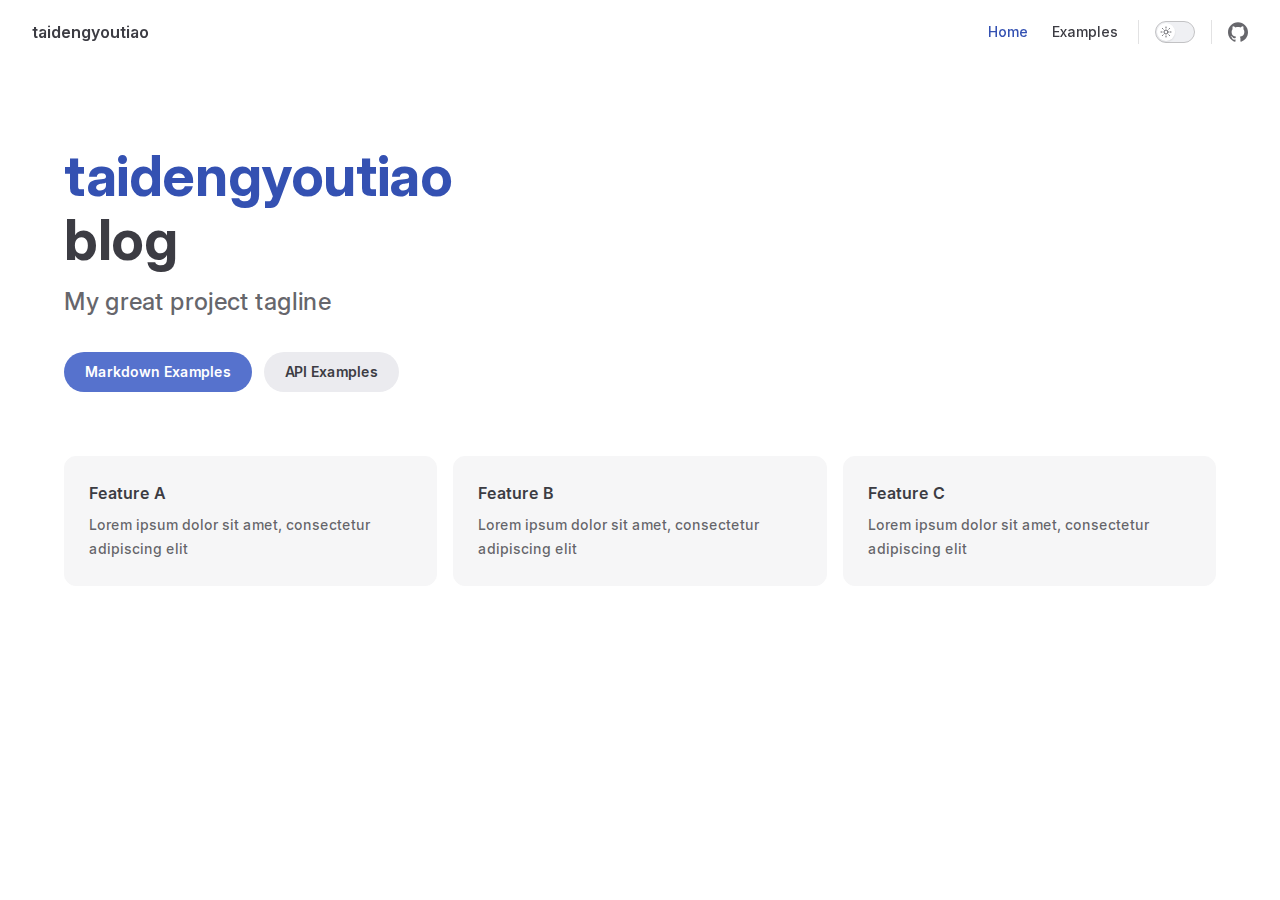
<file: index.html>
<!DOCTYPE html>
<html lang="en-US" dir="ltr">
  <head>
    <meta charset="utf-8">
    <meta name="viewport" content="width=device-width,initial-scale=1">
    <title>taidengyoutiao</title>
    <meta name="description" content="blog">
    <meta name="generator" content="VitePress v1.3.1">
    <link rel="preload stylesheet" href="/assets/style.CGPCMtqN.css" as="style">
    
    <script type="module" src="/assets/app.Dft2vcOb.js"></script>
    <link rel="preload" href="/assets/inter-roman-latin.Di8DUHzh.woff2" as="font" type="font/woff2" crossorigin="">
    <link rel="modulepreload" href="/assets/chunks/framework.DOwwFb84.js">
    <link rel="modulepreload" href="/assets/chunks/theme.COe6cifC.js">
    <link rel="modulepreload" href="/assets/index.md.CApliE8-.lean.js">
    <script id="check-dark-mode">(()=>{const e=localStorage.getItem("vitepress-theme-appearance")||"auto",a=window.matchMedia("(prefers-color-scheme: dark)").matches;(!e||e==="auto"?a:e==="dark")&&document.documentElement.classList.add("dark")})();</script>
    <script id="check-mac-os">document.documentElement.classList.toggle("mac",/Mac|iPhone|iPod|iPad/i.test(navigator.platform));</script>
  </head>
  <body>
    <div id="app"><div class="Layout" data-v-d8b57b2d><!--[--><!--]--><!--[--><span tabindex="-1" data-v-c8291ffa></span><a href="#VPContent" class="VPSkipLink visually-hidden" data-v-c8291ffa> Skip to content </a><!--]--><!----><header class="VPNav" data-v-d8b57b2d data-v-7ad780c2><div class="VPNavBar home top" data-v-7ad780c2 data-v-9fd4d1dd><div class="wrapper" data-v-9fd4d1dd><div class="container" data-v-9fd4d1dd><div class="title" data-v-9fd4d1dd><div class="VPNavBarTitle" data-v-9fd4d1dd data-v-0ad69264><a class="title" href="/" data-v-0ad69264><!--[--><!--]--><!----><span data-v-0ad69264>taidengyoutiao</span><!--[--><!--]--></a></div></div><div class="content" data-v-9fd4d1dd><div class="content-body" data-v-9fd4d1dd><!--[--><!--]--><div class="VPNavBarSearch search" data-v-9fd4d1dd><!----></div><nav aria-labelledby="main-nav-aria-label" class="VPNavBarMenu menu" data-v-9fd4d1dd data-v-afb2845e><span id="main-nav-aria-label" class="visually-hidden" data-v-afb2845e> Main Navigation </span><!--[--><!--[--><a class="VPLink link VPNavBarMenuLink active" href="/" tabindex="0" data-v-afb2845e data-v-08fbf4b6><!--[--><span data-v-08fbf4b6>Home</span><!--]--></a><!--]--><!--[--><a class="VPLink link VPNavBarMenuLink" href="/markdown-examples.html" tabindex="0" data-v-afb2845e data-v-08fbf4b6><!--[--><span data-v-08fbf4b6>Examples</span><!--]--></a><!--]--><!--]--></nav><!----><div class="VPNavBarAppearance appearance" data-v-9fd4d1dd data-v-3f90c1a5><button class="VPSwitch VPSwitchAppearance" type="button" role="switch" title="Switch to dark theme" aria-checked="false" data-v-3f90c1a5 data-v-be9742d9 data-v-b4ccac88><span class="check" data-v-b4ccac88><span class="icon" data-v-b4ccac88><!--[--><span class="vpi-sun sun" data-v-be9742d9></span><span class="vpi-moon moon" data-v-be9742d9></span><!--]--></span></span></button></div><div class="VPSocialLinks VPNavBarSocialLinks social-links" data-v-9fd4d1dd data-v-ef6192dc data-v-e71e869c><!--[--><a class="VPSocialLink no-icon" href="https://github.com/vuejs/vitepress" aria-label="github" target="_blank" rel="noopener" data-v-e71e869c data-v-358b6670><span class="vpi-social-github" /></a><!--]--></div><div class="VPFlyout VPNavBarExtra extra" data-v-9fd4d1dd data-v-f953d92f data-v-af5898d3><button type="button" class="button" aria-haspopup="true" aria-expanded="false" aria-label="extra navigation" data-v-af5898d3><span class="vpi-more-horizontal icon" data-v-af5898d3></span></button><div class="menu" data-v-af5898d3><div class="VPMenu" data-v-af5898d3 data-v-20ed86d6><!----><!--[--><!--[--><!----><div class="group" data-v-f953d92f><div class="item appearance" data-v-f953d92f><p class="label" data-v-f953d92f>Appearance</p><div class="appearance-action" data-v-f953d92f><button class="VPSwitch VPSwitchAppearance" type="button" role="switch" title="Switch to dark theme" aria-checked="false" data-v-f953d92f data-v-be9742d9 data-v-b4ccac88><span class="check" data-v-b4ccac88><span class="icon" data-v-b4ccac88><!--[--><span class="vpi-sun sun" data-v-be9742d9></span><span class="vpi-moon moon" data-v-be9742d9></span><!--]--></span></span></button></div></div></div><div class="group" data-v-f953d92f><div class="item social-links" data-v-f953d92f><div class="VPSocialLinks social-links-list" data-v-f953d92f data-v-e71e869c><!--[--><a class="VPSocialLink no-icon" href="https://github.com/vuejs/vitepress" aria-label="github" target="_blank" rel="noopener" data-v-e71e869c data-v-358b6670><span class="vpi-social-github" /></a><!--]--></div></div></div><!--]--><!--]--></div></div></div><!--[--><!--]--><button type="button" class="VPNavBarHamburger hamburger" aria-label="mobile navigation" aria-expanded="false" aria-controls="VPNavScreen" data-v-9fd4d1dd data-v-6bee1efd><span class="container" data-v-6bee1efd><span class="top" data-v-6bee1efd></span><span class="middle" data-v-6bee1efd></span><span class="bottom" data-v-6bee1efd></span></span></button></div></div></div></div><div class="divider" data-v-9fd4d1dd><div class="divider-line" data-v-9fd4d1dd></div></div></div><!----></header><!----><!----><div class="VPContent is-home" id="VPContent" data-v-d8b57b2d data-v-9a6c75ad><div class="VPHome" data-v-9a6c75ad data-v-07b1ad08><!--[--><!--]--><div class="VPHero VPHomeHero" data-v-07b1ad08 data-v-b10c5094><div class="container" data-v-b10c5094><div class="main" data-v-b10c5094><!--[--><!--]--><!--[--><h1 class="name" data-v-b10c5094><span class="clip" data-v-b10c5094>taidengyoutiao</span></h1><p class="text" data-v-b10c5094>blog</p><p class="tagline" data-v-b10c5094>My great project tagline</p><!--]--><!--[--><!--]--><div class="actions" data-v-b10c5094><!--[--><div class="action" data-v-b10c5094><a class="VPButton medium brand" href="/markdown-examples.html" data-v-b10c5094 data-v-c9cf0e3c>Markdown Examples</a></div><div class="action" data-v-b10c5094><a class="VPButton medium alt" href="/api-examples.html" data-v-b10c5094 data-v-c9cf0e3c>API Examples</a></div><!--]--></div><!--[--><!--]--></div><!----></div></div><!--[--><!--]--><!--[--><!--]--><div class="VPFeatures VPHomeFeatures" data-v-07b1ad08 data-v-b1eea84a><div class="container" data-v-b1eea84a><div class="items" data-v-b1eea84a><!--[--><div class="grid-3 item" data-v-b1eea84a><div class="VPLink no-icon VPFeature" data-v-b1eea84a data-v-bd37d1a2><!--[--><article class="box" data-v-bd37d1a2><!----><h2 class="title" data-v-bd37d1a2>Feature A</h2><p class="details" data-v-bd37d1a2>Lorem ipsum dolor sit amet, consectetur adipiscing elit</p><!----></article><!--]--></div></div><div class="grid-3 item" data-v-b1eea84a><div class="VPLink no-icon VPFeature" data-v-b1eea84a data-v-bd37d1a2><!--[--><article class="box" data-v-bd37d1a2><!----><h2 class="title" data-v-bd37d1a2>Feature B</h2><p class="details" data-v-bd37d1a2>Lorem ipsum dolor sit amet, consectetur adipiscing elit</p><!----></article><!--]--></div></div><div class="grid-3 item" data-v-b1eea84a><div class="VPLink no-icon VPFeature" data-v-b1eea84a data-v-bd37d1a2><!--[--><article class="box" data-v-bd37d1a2><!----><h2 class="title" data-v-bd37d1a2>Feature C</h2><p class="details" data-v-bd37d1a2>Lorem ipsum dolor sit amet, consectetur adipiscing elit</p><!----></article><!--]--></div></div><!--]--></div></div></div><!--[--><!--]--><div class="vp-doc container" style="" data-v-07b1ad08 data-v-c141a4bd><!--[--><div style="position:relative;" data-v-07b1ad08><div></div></div><!--]--></div></div></div><!----><!--[--><!--]--></div></div>
    <script>window.__VP_HASH_MAP__=JSON.parse("{\"api-examples.md\":\"BZrp02iB\",\"index.md\":\"CApliE8-\",\"markdown-examples.md\":\"DeEzlKA2\",\"readme.md\":\"BMXF2fGc\",\"the-past_docs_readme.md\":\"BXY3jyIQ\"}");window.__VP_SITE_DATA__=JSON.parse("{\"lang\":\"en-US\",\"dir\":\"ltr\",\"title\":\"taidengyoutiao\",\"description\":\"blog\",\"base\":\"/\",\"head\":[],\"router\":{\"prefetchLinks\":true},\"appearance\":true,\"themeConfig\":{\"nav\":[{\"text\":\"Home\",\"link\":\"/\"},{\"text\":\"Examples\",\"link\":\"/markdown-examples\"}],\"sidebar\":[{\"text\":\"Examples\",\"items\":[{\"text\":\"Markdown Examples\",\"link\":\"/markdown-examples\"},{\"text\":\"Runtime API Examples\",\"link\":\"/api-examples\"}]}],\"socialLinks\":[{\"icon\":\"github\",\"link\":\"https://github.com/vuejs/vitepress\"}]},\"locales\":{},\"scrollOffset\":134,\"cleanUrls\":false}");</script>
    
  </body>
</html>
</file>
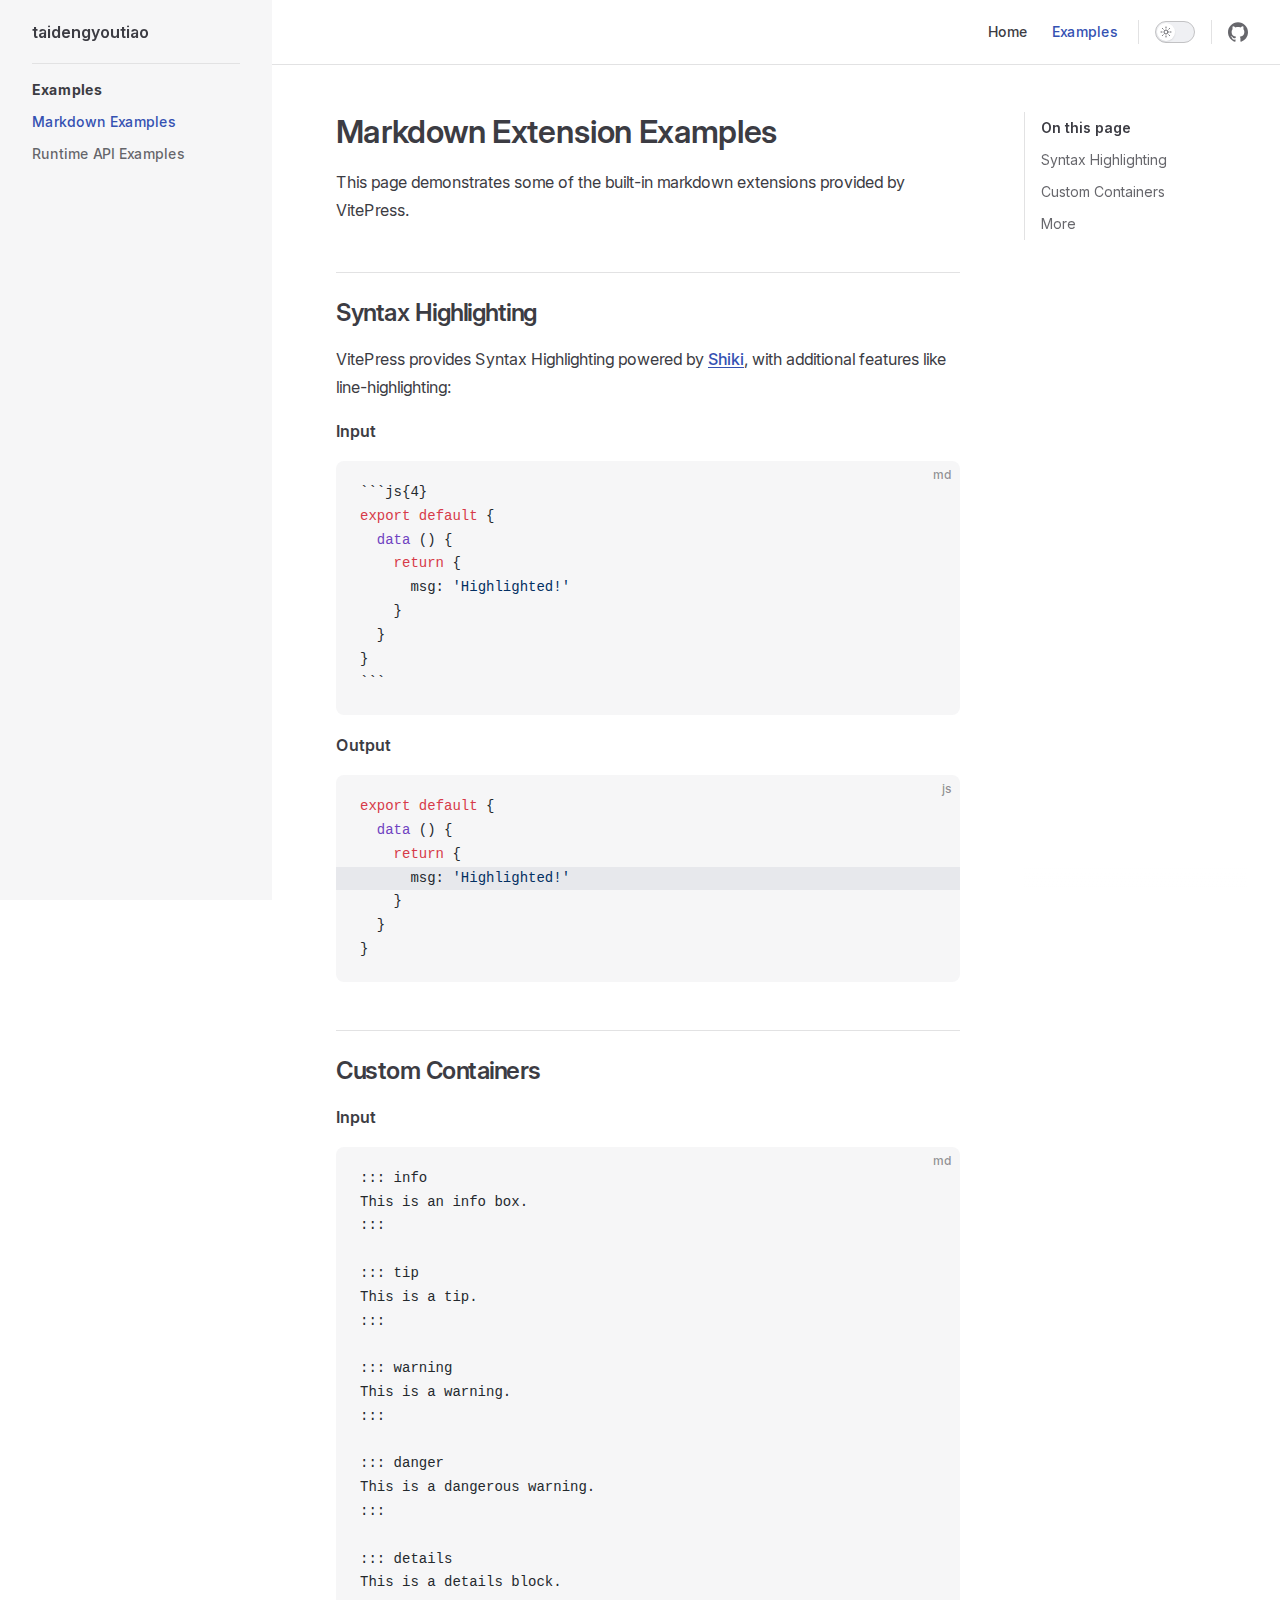
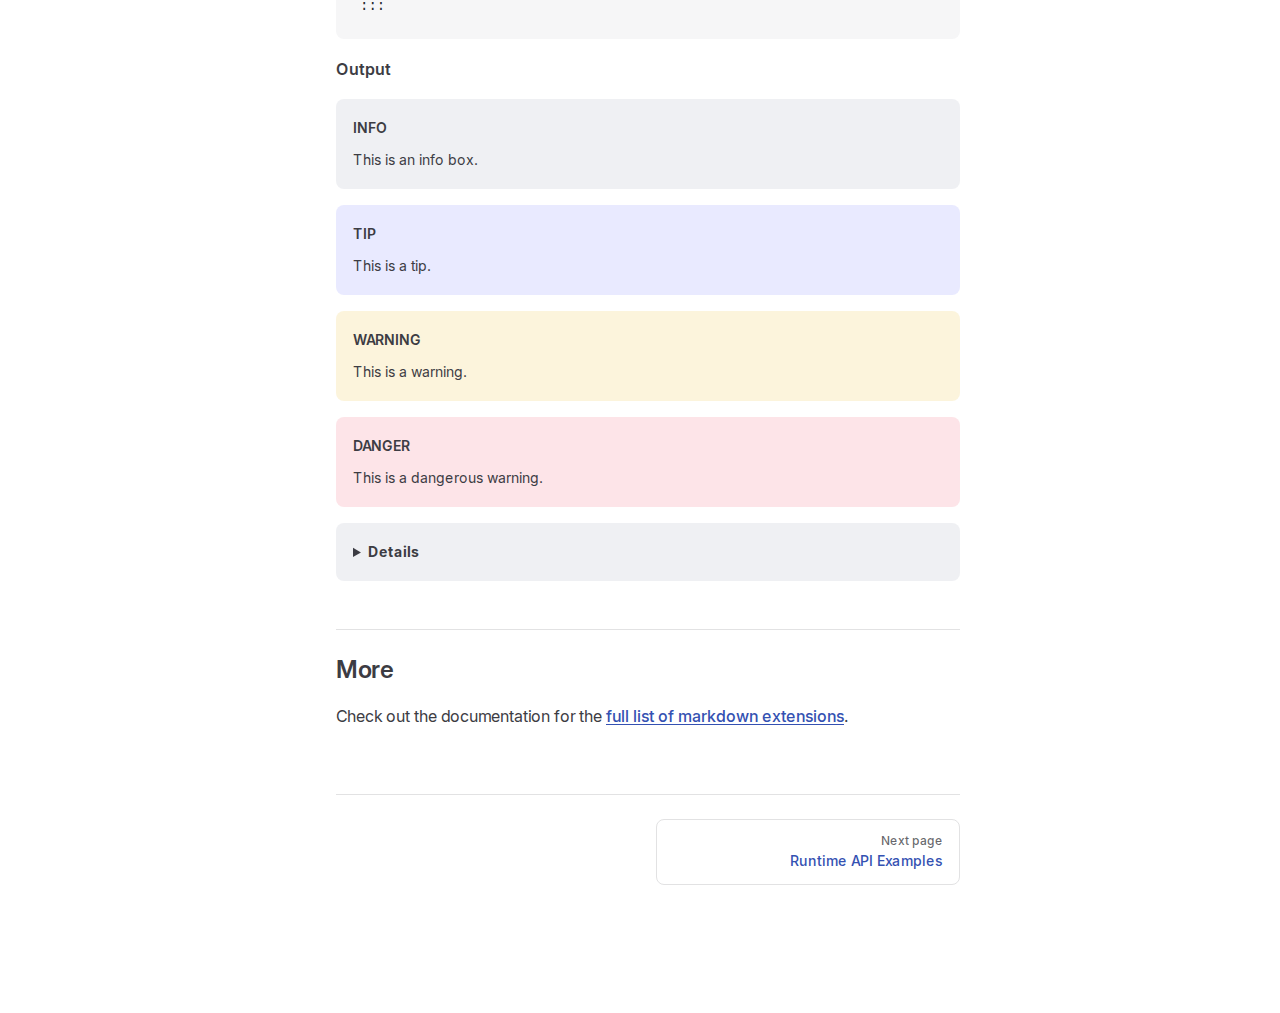
<file: markdown-examples.html>
<!DOCTYPE html>
<html lang="en-US" dir="ltr">
  <head>
    <meta charset="utf-8">
    <meta name="viewport" content="width=device-width,initial-scale=1">
    <title>Markdown Extension Examples | taidengyoutiao</title>
    <meta name="description" content="blog">
    <meta name="generator" content="VitePress v1.3.1">
    <link rel="preload stylesheet" href="/assets/style.CGPCMtqN.css" as="style">
    
    <script type="module" src="/assets/app.Dft2vcOb.js"></script>
    <link rel="preload" href="/assets/inter-roman-latin.Di8DUHzh.woff2" as="font" type="font/woff2" crossorigin="">
    <link rel="modulepreload" href="/assets/chunks/framework.DOwwFb84.js">
    <link rel="modulepreload" href="/assets/chunks/theme.COe6cifC.js">
    <link rel="modulepreload" href="/assets/markdown-examples.md.DeEzlKA2.lean.js">
    <script id="check-dark-mode">(()=>{const e=localStorage.getItem("vitepress-theme-appearance")||"auto",a=window.matchMedia("(prefers-color-scheme: dark)").matches;(!e||e==="auto"?a:e==="dark")&&document.documentElement.classList.add("dark")})();</script>
    <script id="check-mac-os">document.documentElement.classList.toggle("mac",/Mac|iPhone|iPod|iPad/i.test(navigator.platform));</script>
  </head>
  <body>
    <div id="app"><div class="Layout" data-v-d8b57b2d><!--[--><!--]--><!--[--><span tabindex="-1" data-v-c8291ffa></span><a href="#VPContent" class="VPSkipLink visually-hidden" data-v-c8291ffa> Skip to content </a><!--]--><!----><header class="VPNav" data-v-d8b57b2d data-v-7ad780c2><div class="VPNavBar has-sidebar top" data-v-7ad780c2 data-v-9fd4d1dd><div class="wrapper" data-v-9fd4d1dd><div class="container" data-v-9fd4d1dd><div class="title" data-v-9fd4d1dd><div class="VPNavBarTitle has-sidebar" data-v-9fd4d1dd data-v-0ad69264><a class="title" href="/" data-v-0ad69264><!--[--><!--]--><!----><span data-v-0ad69264>taidengyoutiao</span><!--[--><!--]--></a></div></div><div class="content" data-v-9fd4d1dd><div class="content-body" data-v-9fd4d1dd><!--[--><!--]--><div class="VPNavBarSearch search" data-v-9fd4d1dd><!----></div><nav aria-labelledby="main-nav-aria-label" class="VPNavBarMenu menu" data-v-9fd4d1dd data-v-afb2845e><span id="main-nav-aria-label" class="visually-hidden" data-v-afb2845e> Main Navigation </span><!--[--><!--[--><a class="VPLink link VPNavBarMenuLink" href="/" tabindex="0" data-v-afb2845e data-v-08fbf4b6><!--[--><span data-v-08fbf4b6>Home</span><!--]--></a><!--]--><!--[--><a class="VPLink link VPNavBarMenuLink active" href="/markdown-examples.html" tabindex="0" data-v-afb2845e data-v-08fbf4b6><!--[--><span data-v-08fbf4b6>Examples</span><!--]--></a><!--]--><!--]--></nav><!----><div class="VPNavBarAppearance appearance" data-v-9fd4d1dd data-v-3f90c1a5><button class="VPSwitch VPSwitchAppearance" type="button" role="switch" title="Switch to dark theme" aria-checked="false" data-v-3f90c1a5 data-v-be9742d9 data-v-b4ccac88><span class="check" data-v-b4ccac88><span class="icon" data-v-b4ccac88><!--[--><span class="vpi-sun sun" data-v-be9742d9></span><span class="vpi-moon moon" data-v-be9742d9></span><!--]--></span></span></button></div><div class="VPSocialLinks VPNavBarSocialLinks social-links" data-v-9fd4d1dd data-v-ef6192dc data-v-e71e869c><!--[--><a class="VPSocialLink no-icon" href="https://github.com/vuejs/vitepress" aria-label="github" target="_blank" rel="noopener" data-v-e71e869c data-v-358b6670><span class="vpi-social-github" /></a><!--]--></div><div class="VPFlyout VPNavBarExtra extra" data-v-9fd4d1dd data-v-f953d92f data-v-af5898d3><button type="button" class="button" aria-haspopup="true" aria-expanded="false" aria-label="extra navigation" data-v-af5898d3><span class="vpi-more-horizontal icon" data-v-af5898d3></span></button><div class="menu" data-v-af5898d3><div class="VPMenu" data-v-af5898d3 data-v-20ed86d6><!----><!--[--><!--[--><!----><div class="group" data-v-f953d92f><div class="item appearance" data-v-f953d92f><p class="label" data-v-f953d92f>Appearance</p><div class="appearance-action" data-v-f953d92f><button class="VPSwitch VPSwitchAppearance" type="button" role="switch" title="Switch to dark theme" aria-checked="false" data-v-f953d92f data-v-be9742d9 data-v-b4ccac88><span class="check" data-v-b4ccac88><span class="icon" data-v-b4ccac88><!--[--><span class="vpi-sun sun" data-v-be9742d9></span><span class="vpi-moon moon" data-v-be9742d9></span><!--]--></span></span></button></div></div></div><div class="group" data-v-f953d92f><div class="item social-links" data-v-f953d92f><div class="VPSocialLinks social-links-list" data-v-f953d92f data-v-e71e869c><!--[--><a class="VPSocialLink no-icon" href="https://github.com/vuejs/vitepress" aria-label="github" target="_blank" rel="noopener" data-v-e71e869c data-v-358b6670><span class="vpi-social-github" /></a><!--]--></div></div></div><!--]--><!--]--></div></div></div><!--[--><!--]--><button type="button" class="VPNavBarHamburger hamburger" aria-label="mobile navigation" aria-expanded="false" aria-controls="VPNavScreen" data-v-9fd4d1dd data-v-6bee1efd><span class="container" data-v-6bee1efd><span class="top" data-v-6bee1efd></span><span class="middle" data-v-6bee1efd></span><span class="bottom" data-v-6bee1efd></span></span></button></div></div></div></div><div class="divider" data-v-9fd4d1dd><div class="divider-line" data-v-9fd4d1dd></div></div></div><!----></header><div class="VPLocalNav has-sidebar empty" data-v-d8b57b2d data-v-2488c25a><div class="container" data-v-2488c25a><button class="menu" aria-expanded="false" aria-controls="VPSidebarNav" data-v-2488c25a><span class="vpi-align-left menu-icon" data-v-2488c25a></span><span class="menu-text" data-v-2488c25a>Menu</span></button><div class="VPLocalNavOutlineDropdown" style="--vp-vh:0px;" data-v-2488c25a data-v-883964e0><button data-v-883964e0>Return to top</button><!----></div></div></div><aside class="VPSidebar" data-v-d8b57b2d data-v-42c4c606><div class="curtain" data-v-42c4c606></div><nav class="nav" id="VPSidebarNav" aria-labelledby="sidebar-aria-label" tabindex="-1" data-v-42c4c606><span class="visually-hidden" id="sidebar-aria-label" data-v-42c4c606> Sidebar Navigation </span><!--[--><!--]--><!--[--><div class="no-transition group" data-v-51288d80><section class="VPSidebarItem level-0 has-active" data-v-51288d80 data-v-edd2eed8><div class="item" role="button" tabindex="0" data-v-edd2eed8><div class="indicator" data-v-edd2eed8></div><h2 class="text" data-v-edd2eed8>Examples</h2><!----></div><div class="items" data-v-edd2eed8><!--[--><div class="VPSidebarItem level-1 is-link" data-v-edd2eed8 data-v-edd2eed8><div class="item" data-v-edd2eed8><div class="indicator" data-v-edd2eed8></div><a class="VPLink link link" href="/markdown-examples.html" data-v-edd2eed8><!--[--><p class="text" data-v-edd2eed8>Markdown Examples</p><!--]--></a><!----></div><!----></div><div class="VPSidebarItem level-1 is-link" data-v-edd2eed8 data-v-edd2eed8><div class="item" data-v-edd2eed8><div class="indicator" data-v-edd2eed8></div><a class="VPLink link link" href="/api-examples.html" data-v-edd2eed8><!--[--><p class="text" data-v-edd2eed8>Runtime API Examples</p><!--]--></a><!----></div><!----></div><!--]--></div></section></div><!--]--><!--[--><!--]--></nav></aside><div class="VPContent has-sidebar" id="VPContent" data-v-d8b57b2d data-v-9a6c75ad><div class="VPDoc has-sidebar has-aside" data-v-9a6c75ad data-v-e6f2a212><!--[--><!--]--><div class="container" data-v-e6f2a212><div class="aside" data-v-e6f2a212><div class="aside-curtain" data-v-e6f2a212></div><div class="aside-container" data-v-e6f2a212><div class="aside-content" data-v-e6f2a212><div class="VPDocAside" data-v-e6f2a212 data-v-cb998dce><!--[--><!--]--><!--[--><!--]--><nav aria-labelledby="doc-outline-aria-label" class="VPDocAsideOutline" data-v-cb998dce data-v-f610f197><div class="content" data-v-f610f197><div class="outline-marker" data-v-f610f197></div><div aria-level="2" class="outline-title" id="doc-outline-aria-label" role="heading" data-v-f610f197>On this page</div><ul class="VPDocOutlineItem root" data-v-f610f197 data-v-53c99d69><!--[--><!--]--></ul></div></nav><!--[--><!--]--><div class="spacer" data-v-cb998dce></div><!--[--><!--]--><!----><!--[--><!--]--><!--[--><!--]--></div></div></div></div><div class="content" data-v-e6f2a212><div class="content-container" data-v-e6f2a212><!--[--><!--]--><main class="main" data-v-e6f2a212><div style="position:relative;" class="vp-doc _markdown-examples" data-v-e6f2a212><div><h1 id="markdown-extension-examples" tabindex="-1">Markdown Extension Examples <a class="header-anchor" href="#markdown-extension-examples" aria-label="Permalink to &quot;Markdown Extension Examples&quot;">​</a></h1><p>This page demonstrates some of the built-in markdown extensions provided by VitePress.</p><h2 id="syntax-highlighting" tabindex="-1">Syntax Highlighting <a class="header-anchor" href="#syntax-highlighting" aria-label="Permalink to &quot;Syntax Highlighting&quot;">​</a></h2><p>VitePress provides Syntax Highlighting powered by <a href="https://github.com/shikijs/shiki" target="_blank" rel="noreferrer">Shiki</a>, with additional features like line-highlighting:</p><p><strong>Input</strong></p><div class="language-md vp-adaptive-theme"><button title="Copy Code" class="copy"></button><span class="lang">md</span><pre class="shiki shiki-themes github-light github-dark vp-code" tabindex="0"><code><span class="line"><span style="--shiki-light:#24292E;--shiki-dark:#E1E4E8;">```js{4}</span></span>
<span class="line"><span style="--shiki-light:#D73A49;--shiki-dark:#F97583;">export</span><span style="--shiki-light:#D73A49;--shiki-dark:#F97583;"> default</span><span style="--shiki-light:#24292E;--shiki-dark:#E1E4E8;"> {</span></span>
<span class="line"><span style="--shiki-light:#6F42C1;--shiki-dark:#B392F0;">  data</span><span style="--shiki-light:#24292E;--shiki-dark:#E1E4E8;"> () {</span></span>
<span class="line"><span style="--shiki-light:#D73A49;--shiki-dark:#F97583;">    return</span><span style="--shiki-light:#24292E;--shiki-dark:#E1E4E8;"> {</span></span>
<span class="line"><span style="--shiki-light:#24292E;--shiki-dark:#E1E4E8;">      msg: </span><span style="--shiki-light:#032F62;--shiki-dark:#9ECBFF;">&#39;Highlighted!&#39;</span></span>
<span class="line"><span style="--shiki-light:#24292E;--shiki-dark:#E1E4E8;">    }</span></span>
<span class="line"><span style="--shiki-light:#24292E;--shiki-dark:#E1E4E8;">  }</span></span>
<span class="line"><span style="--shiki-light:#24292E;--shiki-dark:#E1E4E8;">}</span></span>
<span class="line"><span style="--shiki-light:#24292E;--shiki-dark:#E1E4E8;">```</span></span></code></pre></div><p><strong>Output</strong></p><div class="language-js vp-adaptive-theme"><button title="Copy Code" class="copy"></button><span class="lang">js</span><pre class="shiki shiki-themes github-light github-dark vp-code" tabindex="0"><code><span class="line"><span style="--shiki-light:#D73A49;--shiki-dark:#F97583;">export</span><span style="--shiki-light:#D73A49;--shiki-dark:#F97583;"> default</span><span style="--shiki-light:#24292E;--shiki-dark:#E1E4E8;"> {</span></span>
<span class="line"><span style="--shiki-light:#6F42C1;--shiki-dark:#B392F0;">  data</span><span style="--shiki-light:#24292E;--shiki-dark:#E1E4E8;"> () {</span></span>
<span class="line"><span style="--shiki-light:#D73A49;--shiki-dark:#F97583;">    return</span><span style="--shiki-light:#24292E;--shiki-dark:#E1E4E8;"> {</span></span>
<span class="line highlighted"><span style="--shiki-light:#24292E;--shiki-dark:#E1E4E8;">      msg: </span><span style="--shiki-light:#032F62;--shiki-dark:#9ECBFF;">&#39;Highlighted!&#39;</span></span>
<span class="line"><span style="--shiki-light:#24292E;--shiki-dark:#E1E4E8;">    }</span></span>
<span class="line"><span style="--shiki-light:#24292E;--shiki-dark:#E1E4E8;">  }</span></span>
<span class="line"><span style="--shiki-light:#24292E;--shiki-dark:#E1E4E8;">}</span></span></code></pre></div><h2 id="custom-containers" tabindex="-1">Custom Containers <a class="header-anchor" href="#custom-containers" aria-label="Permalink to &quot;Custom Containers&quot;">​</a></h2><p><strong>Input</strong></p><div class="language-md vp-adaptive-theme"><button title="Copy Code" class="copy"></button><span class="lang">md</span><pre class="shiki shiki-themes github-light github-dark vp-code" tabindex="0"><code><span class="line"><span style="--shiki-light:#24292E;--shiki-dark:#E1E4E8;">::: info</span></span>
<span class="line"><span style="--shiki-light:#24292E;--shiki-dark:#E1E4E8;">This is an info box.</span></span>
<span class="line"><span style="--shiki-light:#24292E;--shiki-dark:#E1E4E8;">:::</span></span>
<span class="line"></span>
<span class="line"><span style="--shiki-light:#24292E;--shiki-dark:#E1E4E8;">::: tip</span></span>
<span class="line"><span style="--shiki-light:#24292E;--shiki-dark:#E1E4E8;">This is a tip.</span></span>
<span class="line"><span style="--shiki-light:#24292E;--shiki-dark:#E1E4E8;">:::</span></span>
<span class="line"></span>
<span class="line"><span style="--shiki-light:#24292E;--shiki-dark:#E1E4E8;">::: warning</span></span>
<span class="line"><span style="--shiki-light:#24292E;--shiki-dark:#E1E4E8;">This is a warning.</span></span>
<span class="line"><span style="--shiki-light:#24292E;--shiki-dark:#E1E4E8;">:::</span></span>
<span class="line"></span>
<span class="line"><span style="--shiki-light:#24292E;--shiki-dark:#E1E4E8;">::: danger</span></span>
<span class="line"><span style="--shiki-light:#24292E;--shiki-dark:#E1E4E8;">This is a dangerous warning.</span></span>
<span class="line"><span style="--shiki-light:#24292E;--shiki-dark:#E1E4E8;">:::</span></span>
<span class="line"></span>
<span class="line"><span style="--shiki-light:#24292E;--shiki-dark:#E1E4E8;">::: details</span></span>
<span class="line"><span style="--shiki-light:#24292E;--shiki-dark:#E1E4E8;">This is a details block.</span></span>
<span class="line"><span style="--shiki-light:#24292E;--shiki-dark:#E1E4E8;">:::</span></span></code></pre></div><p><strong>Output</strong></p><div class="info custom-block"><p class="custom-block-title">INFO</p><p>This is an info box.</p></div><div class="tip custom-block"><p class="custom-block-title">TIP</p><p>This is a tip.</p></div><div class="warning custom-block"><p class="custom-block-title">WARNING</p><p>This is a warning.</p></div><div class="danger custom-block"><p class="custom-block-title">DANGER</p><p>This is a dangerous warning.</p></div><details class="details custom-block"><summary>Details</summary><p>This is a details block.</p></details><h2 id="more" tabindex="-1">More <a class="header-anchor" href="#more" aria-label="Permalink to &quot;More&quot;">​</a></h2><p>Check out the documentation for the <a href="https://vitepress.dev/guide/markdown" target="_blank" rel="noreferrer">full list of markdown extensions</a>.</p></div></div></main><footer class="VPDocFooter" data-v-e6f2a212 data-v-1bcd8184><!--[--><!--]--><!----><nav class="prev-next" aria-labelledby="doc-footer-aria-label" data-v-1bcd8184><span class="visually-hidden" id="doc-footer-aria-label" data-v-1bcd8184>Pager</span><div class="pager" data-v-1bcd8184><!----></div><div class="pager" data-v-1bcd8184><a class="VPLink link pager-link next" href="/api-examples.html" data-v-1bcd8184><!--[--><span class="desc" data-v-1bcd8184>Next page</span><span class="title" data-v-1bcd8184>Runtime API Examples</span><!--]--></a></div></nav></footer><!--[--><!--]--></div></div></div><!--[--><!--]--></div></div><!----><!--[--><!--]--></div></div>
    <script>window.__VP_HASH_MAP__=JSON.parse("{\"api-examples.md\":\"BZrp02iB\",\"index.md\":\"CApliE8-\",\"markdown-examples.md\":\"DeEzlKA2\",\"readme.md\":\"BMXF2fGc\",\"the-past_docs_readme.md\":\"BXY3jyIQ\"}");window.__VP_SITE_DATA__=JSON.parse("{\"lang\":\"en-US\",\"dir\":\"ltr\",\"title\":\"taidengyoutiao\",\"description\":\"blog\",\"base\":\"/\",\"head\":[],\"router\":{\"prefetchLinks\":true},\"appearance\":true,\"themeConfig\":{\"nav\":[{\"text\":\"Home\",\"link\":\"/\"},{\"text\":\"Examples\",\"link\":\"/markdown-examples\"}],\"sidebar\":[{\"text\":\"Examples\",\"items\":[{\"text\":\"Markdown Examples\",\"link\":\"/markdown-examples\"},{\"text\":\"Runtime API Examples\",\"link\":\"/api-examples\"}]}],\"socialLinks\":[{\"icon\":\"github\",\"link\":\"https://github.com/vuejs/vitepress\"}]},\"locales\":{},\"scrollOffset\":134,\"cleanUrls\":false}");</script>
    
  </body>
</html>
</file>
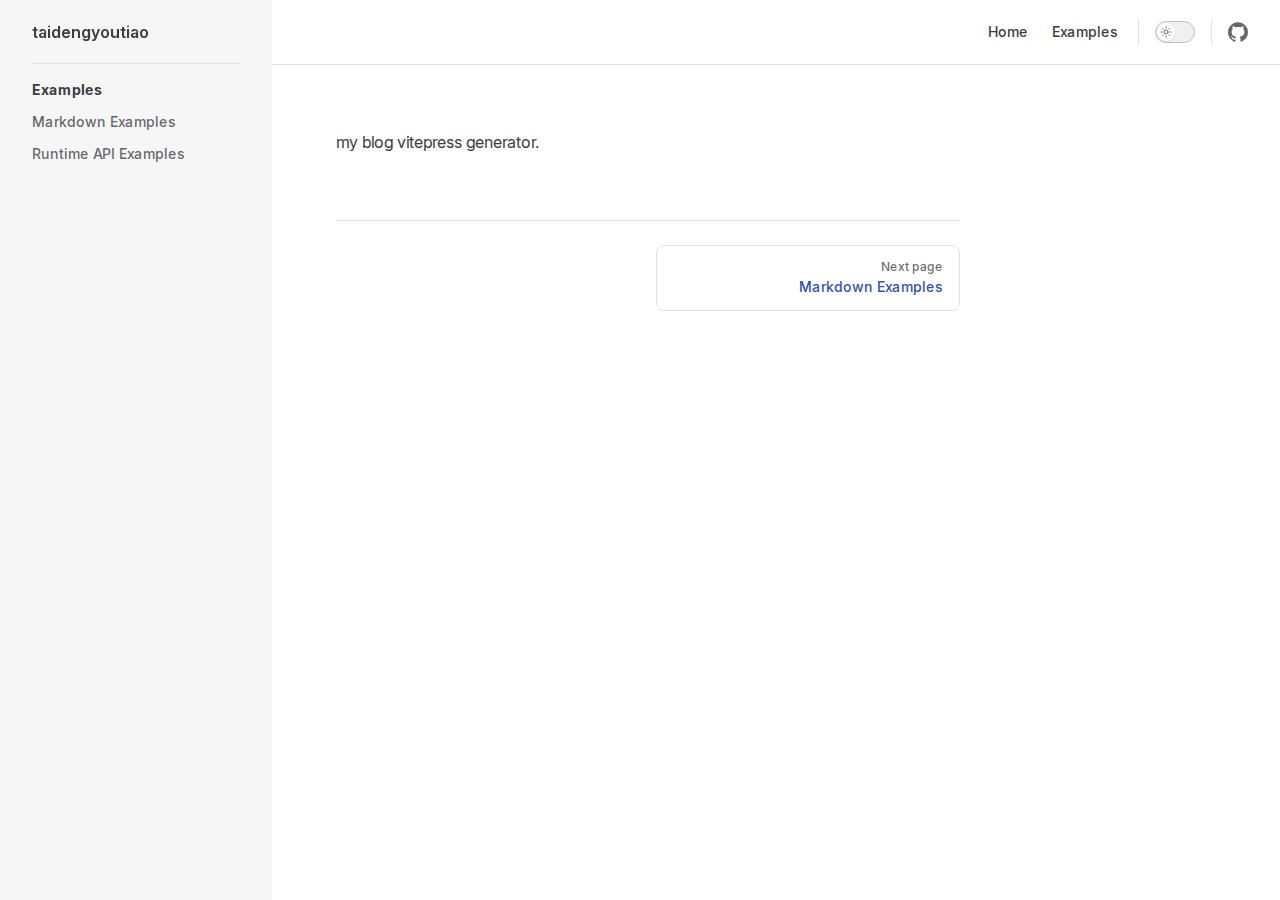
<file: readme.html>
<!DOCTYPE html>
<html lang="en-US" dir="ltr">
  <head>
    <meta charset="utf-8">
    <meta name="viewport" content="width=device-width,initial-scale=1">
    <title>taidengyoutiao</title>
    <meta name="description" content="blog">
    <meta name="generator" content="VitePress v1.3.1">
    <link rel="preload stylesheet" href="/assets/style.CGPCMtqN.css" as="style">
    
    <script type="module" src="/assets/app.Dft2vcOb.js"></script>
    <link rel="preload" href="/assets/inter-roman-latin.Di8DUHzh.woff2" as="font" type="font/woff2" crossorigin="">
    <link rel="modulepreload" href="/assets/chunks/framework.DOwwFb84.js">
    <link rel="modulepreload" href="/assets/chunks/theme.COe6cifC.js">
    <link rel="modulepreload" href="/assets/readme.md.BMXF2fGc.lean.js">
    <script id="check-dark-mode">(()=>{const e=localStorage.getItem("vitepress-theme-appearance")||"auto",a=window.matchMedia("(prefers-color-scheme: dark)").matches;(!e||e==="auto"?a:e==="dark")&&document.documentElement.classList.add("dark")})();</script>
    <script id="check-mac-os">document.documentElement.classList.toggle("mac",/Mac|iPhone|iPod|iPad/i.test(navigator.platform));</script>
  </head>
  <body>
    <div id="app"><div class="Layout" data-v-d8b57b2d><!--[--><!--]--><!--[--><span tabindex="-1" data-v-c8291ffa></span><a href="#VPContent" class="VPSkipLink visually-hidden" data-v-c8291ffa> Skip to content </a><!--]--><!----><header class="VPNav" data-v-d8b57b2d data-v-7ad780c2><div class="VPNavBar has-sidebar top" data-v-7ad780c2 data-v-9fd4d1dd><div class="wrapper" data-v-9fd4d1dd><div class="container" data-v-9fd4d1dd><div class="title" data-v-9fd4d1dd><div class="VPNavBarTitle has-sidebar" data-v-9fd4d1dd data-v-0ad69264><a class="title" href="/" data-v-0ad69264><!--[--><!--]--><!----><span data-v-0ad69264>taidengyoutiao</span><!--[--><!--]--></a></div></div><div class="content" data-v-9fd4d1dd><div class="content-body" data-v-9fd4d1dd><!--[--><!--]--><div class="VPNavBarSearch search" data-v-9fd4d1dd><!----></div><nav aria-labelledby="main-nav-aria-label" class="VPNavBarMenu menu" data-v-9fd4d1dd data-v-afb2845e><span id="main-nav-aria-label" class="visually-hidden" data-v-afb2845e> Main Navigation </span><!--[--><!--[--><a class="VPLink link VPNavBarMenuLink" href="/" tabindex="0" data-v-afb2845e data-v-08fbf4b6><!--[--><span data-v-08fbf4b6>Home</span><!--]--></a><!--]--><!--[--><a class="VPLink link VPNavBarMenuLink" href="/markdown-examples.html" tabindex="0" data-v-afb2845e data-v-08fbf4b6><!--[--><span data-v-08fbf4b6>Examples</span><!--]--></a><!--]--><!--]--></nav><!----><div class="VPNavBarAppearance appearance" data-v-9fd4d1dd data-v-3f90c1a5><button class="VPSwitch VPSwitchAppearance" type="button" role="switch" title="Switch to dark theme" aria-checked="false" data-v-3f90c1a5 data-v-be9742d9 data-v-b4ccac88><span class="check" data-v-b4ccac88><span class="icon" data-v-b4ccac88><!--[--><span class="vpi-sun sun" data-v-be9742d9></span><span class="vpi-moon moon" data-v-be9742d9></span><!--]--></span></span></button></div><div class="VPSocialLinks VPNavBarSocialLinks social-links" data-v-9fd4d1dd data-v-ef6192dc data-v-e71e869c><!--[--><a class="VPSocialLink no-icon" href="https://github.com/vuejs/vitepress" aria-label="github" target="_blank" rel="noopener" data-v-e71e869c data-v-358b6670><span class="vpi-social-github" /></a><!--]--></div><div class="VPFlyout VPNavBarExtra extra" data-v-9fd4d1dd data-v-f953d92f data-v-af5898d3><button type="button" class="button" aria-haspopup="true" aria-expanded="false" aria-label="extra navigation" data-v-af5898d3><span class="vpi-more-horizontal icon" data-v-af5898d3></span></button><div class="menu" data-v-af5898d3><div class="VPMenu" data-v-af5898d3 data-v-20ed86d6><!----><!--[--><!--[--><!----><div class="group" data-v-f953d92f><div class="item appearance" data-v-f953d92f><p class="label" data-v-f953d92f>Appearance</p><div class="appearance-action" data-v-f953d92f><button class="VPSwitch VPSwitchAppearance" type="button" role="switch" title="Switch to dark theme" aria-checked="false" data-v-f953d92f data-v-be9742d9 data-v-b4ccac88><span class="check" data-v-b4ccac88><span class="icon" data-v-b4ccac88><!--[--><span class="vpi-sun sun" data-v-be9742d9></span><span class="vpi-moon moon" data-v-be9742d9></span><!--]--></span></span></button></div></div></div><div class="group" data-v-f953d92f><div class="item social-links" data-v-f953d92f><div class="VPSocialLinks social-links-list" data-v-f953d92f data-v-e71e869c><!--[--><a class="VPSocialLink no-icon" href="https://github.com/vuejs/vitepress" aria-label="github" target="_blank" rel="noopener" data-v-e71e869c data-v-358b6670><span class="vpi-social-github" /></a><!--]--></div></div></div><!--]--><!--]--></div></div></div><!--[--><!--]--><button type="button" class="VPNavBarHamburger hamburger" aria-label="mobile navigation" aria-expanded="false" aria-controls="VPNavScreen" data-v-9fd4d1dd data-v-6bee1efd><span class="container" data-v-6bee1efd><span class="top" data-v-6bee1efd></span><span class="middle" data-v-6bee1efd></span><span class="bottom" data-v-6bee1efd></span></span></button></div></div></div></div><div class="divider" data-v-9fd4d1dd><div class="divider-line" data-v-9fd4d1dd></div></div></div><!----></header><div class="VPLocalNav has-sidebar empty" data-v-d8b57b2d data-v-2488c25a><div class="container" data-v-2488c25a><button class="menu" aria-expanded="false" aria-controls="VPSidebarNav" data-v-2488c25a><span class="vpi-align-left menu-icon" data-v-2488c25a></span><span class="menu-text" data-v-2488c25a>Menu</span></button><div class="VPLocalNavOutlineDropdown" style="--vp-vh:0px;" data-v-2488c25a data-v-883964e0><button data-v-883964e0>Return to top</button><!----></div></div></div><aside class="VPSidebar" data-v-d8b57b2d data-v-42c4c606><div class="curtain" data-v-42c4c606></div><nav class="nav" id="VPSidebarNav" aria-labelledby="sidebar-aria-label" tabindex="-1" data-v-42c4c606><span class="visually-hidden" id="sidebar-aria-label" data-v-42c4c606> Sidebar Navigation </span><!--[--><!--]--><!--[--><div class="no-transition group" data-v-51288d80><section class="VPSidebarItem level-0" data-v-51288d80 data-v-edd2eed8><div class="item" role="button" tabindex="0" data-v-edd2eed8><div class="indicator" data-v-edd2eed8></div><h2 class="text" data-v-edd2eed8>Examples</h2><!----></div><div class="items" data-v-edd2eed8><!--[--><div class="VPSidebarItem level-1 is-link" data-v-edd2eed8 data-v-edd2eed8><div class="item" data-v-edd2eed8><div class="indicator" data-v-edd2eed8></div><a class="VPLink link link" href="/markdown-examples.html" data-v-edd2eed8><!--[--><p class="text" data-v-edd2eed8>Markdown Examples</p><!--]--></a><!----></div><!----></div><div class="VPSidebarItem level-1 is-link" data-v-edd2eed8 data-v-edd2eed8><div class="item" data-v-edd2eed8><div class="indicator" data-v-edd2eed8></div><a class="VPLink link link" href="/api-examples.html" data-v-edd2eed8><!--[--><p class="text" data-v-edd2eed8>Runtime API Examples</p><!--]--></a><!----></div><!----></div><!--]--></div></section></div><!--]--><!--[--><!--]--></nav></aside><div class="VPContent has-sidebar" id="VPContent" data-v-d8b57b2d data-v-9a6c75ad><div class="VPDoc has-sidebar has-aside" data-v-9a6c75ad data-v-e6f2a212><!--[--><!--]--><div class="container" data-v-e6f2a212><div class="aside" data-v-e6f2a212><div class="aside-curtain" data-v-e6f2a212></div><div class="aside-container" data-v-e6f2a212><div class="aside-content" data-v-e6f2a212><div class="VPDocAside" data-v-e6f2a212 data-v-cb998dce><!--[--><!--]--><!--[--><!--]--><nav aria-labelledby="doc-outline-aria-label" class="VPDocAsideOutline" data-v-cb998dce data-v-f610f197><div class="content" data-v-f610f197><div class="outline-marker" data-v-f610f197></div><div aria-level="2" class="outline-title" id="doc-outline-aria-label" role="heading" data-v-f610f197>On this page</div><ul class="VPDocOutlineItem root" data-v-f610f197 data-v-53c99d69><!--[--><!--]--></ul></div></nav><!--[--><!--]--><div class="spacer" data-v-cb998dce></div><!--[--><!--]--><!----><!--[--><!--]--><!--[--><!--]--></div></div></div></div><div class="content" data-v-e6f2a212><div class="content-container" data-v-e6f2a212><!--[--><!--]--><main class="main" data-v-e6f2a212><div style="position:relative;" class="vp-doc _readme" data-v-e6f2a212><div><p>my blog vitepress generator.</p></div></div></main><footer class="VPDocFooter" data-v-e6f2a212 data-v-1bcd8184><!--[--><!--]--><!----><nav class="prev-next" aria-labelledby="doc-footer-aria-label" data-v-1bcd8184><span class="visually-hidden" id="doc-footer-aria-label" data-v-1bcd8184>Pager</span><div class="pager" data-v-1bcd8184><!----></div><div class="pager" data-v-1bcd8184><a class="VPLink link pager-link next" href="/markdown-examples.html" data-v-1bcd8184><!--[--><span class="desc" data-v-1bcd8184>Next page</span><span class="title" data-v-1bcd8184>Markdown Examples</span><!--]--></a></div></nav></footer><!--[--><!--]--></div></div></div><!--[--><!--]--></div></div><!----><!--[--><!--]--></div></div>
    <script>window.__VP_HASH_MAP__=JSON.parse("{\"api-examples.md\":\"BZrp02iB\",\"index.md\":\"CApliE8-\",\"markdown-examples.md\":\"DeEzlKA2\",\"readme.md\":\"BMXF2fGc\",\"the-past_docs_readme.md\":\"BXY3jyIQ\"}");window.__VP_SITE_DATA__=JSON.parse("{\"lang\":\"en-US\",\"dir\":\"ltr\",\"title\":\"taidengyoutiao\",\"description\":\"blog\",\"base\":\"/\",\"head\":[],\"router\":{\"prefetchLinks\":true},\"appearance\":true,\"themeConfig\":{\"nav\":[{\"text\":\"Home\",\"link\":\"/\"},{\"text\":\"Examples\",\"link\":\"/markdown-examples\"}],\"sidebar\":[{\"text\":\"Examples\",\"items\":[{\"text\":\"Markdown Examples\",\"link\":\"/markdown-examples\"},{\"text\":\"Runtime API Examples\",\"link\":\"/api-examples\"}]}],\"socialLinks\":[{\"icon\":\"github\",\"link\":\"https://github.com/vuejs/vitepress\"}]},\"locales\":{},\"scrollOffset\":134,\"cleanUrls\":false}");</script>
    
  </body>
</html>
</file>
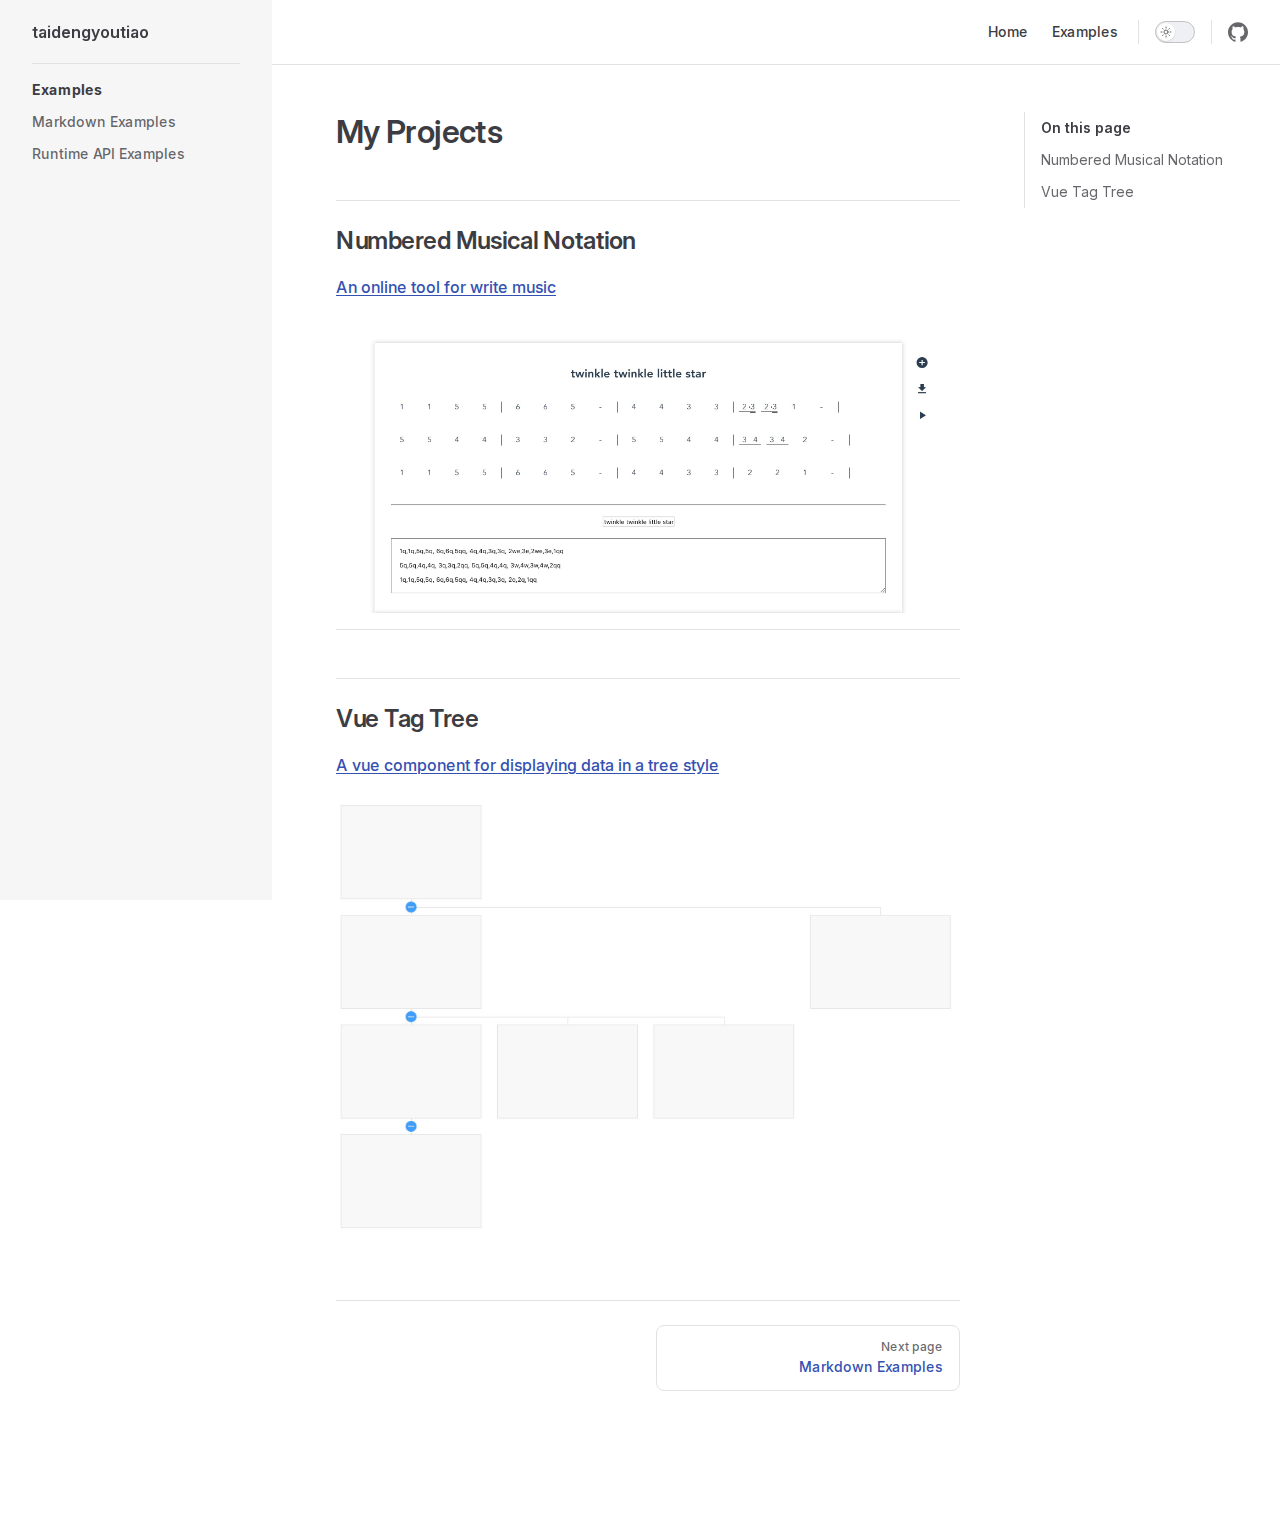
<file: the-past/docs/README.html>
<!DOCTYPE html>
<html lang="en-US" dir="ltr">
  <head>
    <meta charset="utf-8">
    <meta name="viewport" content="width=device-width,initial-scale=1">
    <title>My Projects | taidengyoutiao</title>
    <meta name="description" content="blog">
    <meta name="generator" content="VitePress v1.3.1">
    <link rel="preload stylesheet" href="/assets/style.CGPCMtqN.css" as="style">
    
    <script type="module" src="/assets/app.Dft2vcOb.js"></script>
    <link rel="preload" href="/assets/inter-roman-latin.Di8DUHzh.woff2" as="font" type="font/woff2" crossorigin="">
    <link rel="modulepreload" href="/assets/chunks/framework.DOwwFb84.js">
    <link rel="modulepreload" href="/assets/chunks/theme.COe6cifC.js">
    <link rel="modulepreload" href="/assets/the-past_docs_README.md.BXY3jyIQ.lean.js">
    <script id="check-dark-mode">(()=>{const e=localStorage.getItem("vitepress-theme-appearance")||"auto",a=window.matchMedia("(prefers-color-scheme: dark)").matches;(!e||e==="auto"?a:e==="dark")&&document.documentElement.classList.add("dark")})();</script>
    <script id="check-mac-os">document.documentElement.classList.toggle("mac",/Mac|iPhone|iPod|iPad/i.test(navigator.platform));</script>
  </head>
  <body>
    <div id="app"><div class="Layout" data-v-d8b57b2d><!--[--><!--]--><!--[--><span tabindex="-1" data-v-c8291ffa></span><a href="#VPContent" class="VPSkipLink visually-hidden" data-v-c8291ffa> Skip to content </a><!--]--><!----><header class="VPNav" data-v-d8b57b2d data-v-7ad780c2><div class="VPNavBar has-sidebar top" data-v-7ad780c2 data-v-9fd4d1dd><div class="wrapper" data-v-9fd4d1dd><div class="container" data-v-9fd4d1dd><div class="title" data-v-9fd4d1dd><div class="VPNavBarTitle has-sidebar" data-v-9fd4d1dd data-v-0ad69264><a class="title" href="/" data-v-0ad69264><!--[--><!--]--><!----><span data-v-0ad69264>taidengyoutiao</span><!--[--><!--]--></a></div></div><div class="content" data-v-9fd4d1dd><div class="content-body" data-v-9fd4d1dd><!--[--><!--]--><div class="VPNavBarSearch search" data-v-9fd4d1dd><!----></div><nav aria-labelledby="main-nav-aria-label" class="VPNavBarMenu menu" data-v-9fd4d1dd data-v-afb2845e><span id="main-nav-aria-label" class="visually-hidden" data-v-afb2845e> Main Navigation </span><!--[--><!--[--><a class="VPLink link VPNavBarMenuLink" href="/" tabindex="0" data-v-afb2845e data-v-08fbf4b6><!--[--><span data-v-08fbf4b6>Home</span><!--]--></a><!--]--><!--[--><a class="VPLink link VPNavBarMenuLink" href="/markdown-examples.html" tabindex="0" data-v-afb2845e data-v-08fbf4b6><!--[--><span data-v-08fbf4b6>Examples</span><!--]--></a><!--]--><!--]--></nav><!----><div class="VPNavBarAppearance appearance" data-v-9fd4d1dd data-v-3f90c1a5><button class="VPSwitch VPSwitchAppearance" type="button" role="switch" title="Switch to dark theme" aria-checked="false" data-v-3f90c1a5 data-v-be9742d9 data-v-b4ccac88><span class="check" data-v-b4ccac88><span class="icon" data-v-b4ccac88><!--[--><span class="vpi-sun sun" data-v-be9742d9></span><span class="vpi-moon moon" data-v-be9742d9></span><!--]--></span></span></button></div><div class="VPSocialLinks VPNavBarSocialLinks social-links" data-v-9fd4d1dd data-v-ef6192dc data-v-e71e869c><!--[--><a class="VPSocialLink no-icon" href="https://github.com/vuejs/vitepress" aria-label="github" target="_blank" rel="noopener" data-v-e71e869c data-v-358b6670><span class="vpi-social-github" /></a><!--]--></div><div class="VPFlyout VPNavBarExtra extra" data-v-9fd4d1dd data-v-f953d92f data-v-af5898d3><button type="button" class="button" aria-haspopup="true" aria-expanded="false" aria-label="extra navigation" data-v-af5898d3><span class="vpi-more-horizontal icon" data-v-af5898d3></span></button><div class="menu" data-v-af5898d3><div class="VPMenu" data-v-af5898d3 data-v-20ed86d6><!----><!--[--><!--[--><!----><div class="group" data-v-f953d92f><div class="item appearance" data-v-f953d92f><p class="label" data-v-f953d92f>Appearance</p><div class="appearance-action" data-v-f953d92f><button class="VPSwitch VPSwitchAppearance" type="button" role="switch" title="Switch to dark theme" aria-checked="false" data-v-f953d92f data-v-be9742d9 data-v-b4ccac88><span class="check" data-v-b4ccac88><span class="icon" data-v-b4ccac88><!--[--><span class="vpi-sun sun" data-v-be9742d9></span><span class="vpi-moon moon" data-v-be9742d9></span><!--]--></span></span></button></div></div></div><div class="group" data-v-f953d92f><div class="item social-links" data-v-f953d92f><div class="VPSocialLinks social-links-list" data-v-f953d92f data-v-e71e869c><!--[--><a class="VPSocialLink no-icon" href="https://github.com/vuejs/vitepress" aria-label="github" target="_blank" rel="noopener" data-v-e71e869c data-v-358b6670><span class="vpi-social-github" /></a><!--]--></div></div></div><!--]--><!--]--></div></div></div><!--[--><!--]--><button type="button" class="VPNavBarHamburger hamburger" aria-label="mobile navigation" aria-expanded="false" aria-controls="VPNavScreen" data-v-9fd4d1dd data-v-6bee1efd><span class="container" data-v-6bee1efd><span class="top" data-v-6bee1efd></span><span class="middle" data-v-6bee1efd></span><span class="bottom" data-v-6bee1efd></span></span></button></div></div></div></div><div class="divider" data-v-9fd4d1dd><div class="divider-line" data-v-9fd4d1dd></div></div></div><!----></header><div class="VPLocalNav has-sidebar empty" data-v-d8b57b2d data-v-2488c25a><div class="container" data-v-2488c25a><button class="menu" aria-expanded="false" aria-controls="VPSidebarNav" data-v-2488c25a><span class="vpi-align-left menu-icon" data-v-2488c25a></span><span class="menu-text" data-v-2488c25a>Menu</span></button><div class="VPLocalNavOutlineDropdown" style="--vp-vh:0px;" data-v-2488c25a data-v-883964e0><button data-v-883964e0>Return to top</button><!----></div></div></div><aside class="VPSidebar" data-v-d8b57b2d data-v-42c4c606><div class="curtain" data-v-42c4c606></div><nav class="nav" id="VPSidebarNav" aria-labelledby="sidebar-aria-label" tabindex="-1" data-v-42c4c606><span class="visually-hidden" id="sidebar-aria-label" data-v-42c4c606> Sidebar Navigation </span><!--[--><!--]--><!--[--><div class="no-transition group" data-v-51288d80><section class="VPSidebarItem level-0" data-v-51288d80 data-v-edd2eed8><div class="item" role="button" tabindex="0" data-v-edd2eed8><div class="indicator" data-v-edd2eed8></div><h2 class="text" data-v-edd2eed8>Examples</h2><!----></div><div class="items" data-v-edd2eed8><!--[--><div class="VPSidebarItem level-1 is-link" data-v-edd2eed8 data-v-edd2eed8><div class="item" data-v-edd2eed8><div class="indicator" data-v-edd2eed8></div><a class="VPLink link link" href="/markdown-examples.html" data-v-edd2eed8><!--[--><p class="text" data-v-edd2eed8>Markdown Examples</p><!--]--></a><!----></div><!----></div><div class="VPSidebarItem level-1 is-link" data-v-edd2eed8 data-v-edd2eed8><div class="item" data-v-edd2eed8><div class="indicator" data-v-edd2eed8></div><a class="VPLink link link" href="/api-examples.html" data-v-edd2eed8><!--[--><p class="text" data-v-edd2eed8>Runtime API Examples</p><!--]--></a><!----></div><!----></div><!--]--></div></section></div><!--]--><!--[--><!--]--></nav></aside><div class="VPContent has-sidebar" id="VPContent" data-v-d8b57b2d data-v-9a6c75ad><div class="VPDoc has-sidebar has-aside" data-v-9a6c75ad data-v-e6f2a212><!--[--><!--]--><div class="container" data-v-e6f2a212><div class="aside" data-v-e6f2a212><div class="aside-curtain" data-v-e6f2a212></div><div class="aside-container" data-v-e6f2a212><div class="aside-content" data-v-e6f2a212><div class="VPDocAside" data-v-e6f2a212 data-v-cb998dce><!--[--><!--]--><!--[--><!--]--><nav aria-labelledby="doc-outline-aria-label" class="VPDocAsideOutline" data-v-cb998dce data-v-f610f197><div class="content" data-v-f610f197><div class="outline-marker" data-v-f610f197></div><div aria-level="2" class="outline-title" id="doc-outline-aria-label" role="heading" data-v-f610f197>On this page</div><ul class="VPDocOutlineItem root" data-v-f610f197 data-v-53c99d69><!--[--><!--]--></ul></div></nav><!--[--><!--]--><div class="spacer" data-v-cb998dce></div><!--[--><!--]--><!----><!--[--><!--]--><!--[--><!--]--></div></div></div></div><div class="content" data-v-e6f2a212><div class="content-container" data-v-e6f2a212><!--[--><!--]--><main class="main" data-v-e6f2a212><div style="position:relative;" class="vp-doc _the-past_docs_README" data-v-e6f2a212><div><h1 id="my-projects" tabindex="-1">My Projects <a class="header-anchor" href="#my-projects" aria-label="Permalink to &quot;My Projects&quot;">​</a></h1><h2 id="numbered-musical-notation" tabindex="-1">Numbered Musical Notation <a class="header-anchor" href="#numbered-musical-notation" aria-label="Permalink to &quot;Numbered Musical Notation&quot;">​</a></h2><p><a href="https://github.com/taidengyoutiao/numbered-musical-notation" target="_blank" rel="noreferrer">An online tool for write music</a></p><p><img src="/assets/numbered-musical-notation.7A1epdyV.jpg" alt="An image"></p><hr><h2 id="vue-tag-tree" tabindex="-1">Vue Tag Tree <a class="header-anchor" href="#vue-tag-tree" aria-label="Permalink to &quot;Vue Tag Tree&quot;">​</a></h2><p><a href="https://github.com/taidengyoutiao/vue-card-tree" target="_blank" rel="noreferrer">A vue component for displaying data in a tree style</a></p><p><img src="/assets/vue-tag-tree.o4KzppjH.jpg" alt="An image"></p></div></div></main><footer class="VPDocFooter" data-v-e6f2a212 data-v-1bcd8184><!--[--><!--]--><!----><nav class="prev-next" aria-labelledby="doc-footer-aria-label" data-v-1bcd8184><span class="visually-hidden" id="doc-footer-aria-label" data-v-1bcd8184>Pager</span><div class="pager" data-v-1bcd8184><!----></div><div class="pager" data-v-1bcd8184><a class="VPLink link pager-link next" href="/markdown-examples.html" data-v-1bcd8184><!--[--><span class="desc" data-v-1bcd8184>Next page</span><span class="title" data-v-1bcd8184>Markdown Examples</span><!--]--></a></div></nav></footer><!--[--><!--]--></div></div></div><!--[--><!--]--></div></div><!----><!--[--><!--]--></div></div>
    <script>window.__VP_HASH_MAP__=JSON.parse("{\"api-examples.md\":\"BZrp02iB\",\"index.md\":\"CApliE8-\",\"markdown-examples.md\":\"DeEzlKA2\",\"readme.md\":\"BMXF2fGc\",\"the-past_docs_readme.md\":\"BXY3jyIQ\"}");window.__VP_SITE_DATA__=JSON.parse("{\"lang\":\"en-US\",\"dir\":\"ltr\",\"title\":\"taidengyoutiao\",\"description\":\"blog\",\"base\":\"/\",\"head\":[],\"router\":{\"prefetchLinks\":true},\"appearance\":true,\"themeConfig\":{\"nav\":[{\"text\":\"Home\",\"link\":\"/\"},{\"text\":\"Examples\",\"link\":\"/markdown-examples\"}],\"sidebar\":[{\"text\":\"Examples\",\"items\":[{\"text\":\"Markdown Examples\",\"link\":\"/markdown-examples\"},{\"text\":\"Runtime API Examples\",\"link\":\"/api-examples\"}]}],\"socialLinks\":[{\"icon\":\"github\",\"link\":\"https://github.com/vuejs/vitepress\"}]},\"locales\":{},\"scrollOffset\":134,\"cleanUrls\":false}");</script>
    
  </body>
</html>
</file>
<file: assets/style.CGPCMtqN.css>
@font-face{font-family:Inter;font-style:normal;font-weight:100 900;font-display:swap;src:url(/assets/inter-roman-cyrillic-ext.BBPuwvHQ.woff2) format("woff2");unicode-range:U+0460-052F,U+1C80-1C88,U+20B4,U+2DE0-2DFF,U+A640-A69F,U+FE2E-FE2F}@font-face{font-family:Inter;font-style:normal;font-weight:100 900;font-display:swap;src:url(/assets/inter-roman-cyrillic.C5lxZ8CY.woff2) format("woff2");unicode-range:U+0301,U+0400-045F,U+0490-0491,U+04B0-04B1,U+2116}@font-face{font-family:Inter;font-style:normal;font-weight:100 900;font-display:swap;src:url(/assets/inter-roman-greek-ext.CqjqNYQ-.woff2) format("woff2");unicode-range:U+1F00-1FFF}@font-face{font-family:Inter;font-style:normal;font-weight:100 900;font-display:swap;src:url(/assets/inter-roman-greek.BBVDIX6e.woff2) format("woff2");unicode-range:U+0370-0377,U+037A-037F,U+0384-038A,U+038C,U+038E-03A1,U+03A3-03FF}@font-face{font-family:Inter;font-style:normal;font-weight:100 900;font-display:swap;src:url(/assets/inter-roman-vietnamese.BjW4sHH5.woff2) format("woff2");unicode-range:U+0102-0103,U+0110-0111,U+0128-0129,U+0168-0169,U+01A0-01A1,U+01AF-01B0,U+0300-0301,U+0303-0304,U+0308-0309,U+0323,U+0329,U+1EA0-1EF9,U+20AB}@font-face{font-family:Inter;font-style:normal;font-weight:100 900;font-display:swap;src:url(/assets/inter-roman-latin-ext.4ZJIpNVo.woff2) format("woff2");unicode-range:U+0100-02AF,U+0304,U+0308,U+0329,U+1E00-1E9F,U+1EF2-1EFF,U+2020,U+20A0-20AB,U+20AD-20C0,U+2113,U+2C60-2C7F,U+A720-A7FF}@font-face{font-family:Inter;font-style:normal;font-weight:100 900;font-display:swap;src:url(/assets/inter-roman-latin.Di8DUHzh.woff2) format("woff2");unicode-range:U+0000-00FF,U+0131,U+0152-0153,U+02BB-02BC,U+02C6,U+02DA,U+02DC,U+0304,U+0308,U+0329,U+2000-206F,U+2074,U+20AC,U+2122,U+2191,U+2193,U+2212,U+2215,U+FEFF,U+FFFD}@font-face{font-family:Inter;font-style:italic;font-weight:100 900;font-display:swap;src:url(/assets/inter-italic-cyrillic-ext.r48I6akx.woff2) format("woff2");unicode-range:U+0460-052F,U+1C80-1C88,U+20B4,U+2DE0-2DFF,U+A640-A69F,U+FE2E-FE2F}@font-face{font-family:Inter;font-style:italic;font-weight:100 900;font-display:swap;src:url(/assets/inter-italic-cyrillic.By2_1cv3.woff2) format("woff2");unicode-range:U+0301,U+0400-045F,U+0490-0491,U+04B0-04B1,U+2116}@font-face{font-family:Inter;font-style:italic;font-weight:100 900;font-display:swap;src:url(/assets/inter-italic-greek-ext.1u6EdAuj.woff2) format("woff2");unicode-range:U+1F00-1FFF}@font-face{font-family:Inter;font-style:italic;font-weight:100 900;font-display:swap;src:url(/assets/inter-italic-greek.DJ8dCoTZ.woff2) format("woff2");unicode-range:U+0370-0377,U+037A-037F,U+0384-038A,U+038C,U+038E-03A1,U+03A3-03FF}@font-face{font-family:Inter;font-style:italic;font-weight:100 900;font-display:swap;src:url(/assets/inter-italic-vietnamese.BSbpV94h.woff2) format("woff2");unicode-range:U+0102-0103,U+0110-0111,U+0128-0129,U+0168-0169,U+01A0-01A1,U+01AF-01B0,U+0300-0301,U+0303-0304,U+0308-0309,U+0323,U+0329,U+1EA0-1EF9,U+20AB}@font-face{font-family:Inter;font-style:italic;font-weight:100 900;font-display:swap;src:url(/assets/inter-italic-latin-ext.CN1xVJS-.woff2) format("woff2");unicode-range:U+0100-02AF,U+0304,U+0308,U+0329,U+1E00-1E9F,U+1EF2-1EFF,U+2020,U+20A0-20AB,U+20AD-20C0,U+2113,U+2C60-2C7F,U+A720-A7FF}@font-face{font-family:Inter;font-style:italic;font-weight:100 900;font-display:swap;src:url(/assets/inter-italic-latin.C2AdPX0b.woff2) format("woff2");unicode-range:U+0000-00FF,U+0131,U+0152-0153,U+02BB-02BC,U+02C6,U+02DA,U+02DC,U+0304,U+0308,U+0329,U+2000-206F,U+2074,U+20AC,U+2122,U+2191,U+2193,U+2212,U+2215,U+FEFF,U+FFFD}@font-face{font-family:Punctuation SC;font-weight:400;src:local("PingFang SC Regular"),local("Noto Sans CJK SC"),local("Microsoft YaHei");unicode-range:U+201C,U+201D,U+2018,U+2019,U+2E3A,U+2014,U+2013,U+2026,U+00B7,U+007E,U+002F}@font-face{font-family:Punctuation SC;font-weight:500;src:local("PingFang SC Medium"),local("Noto Sans CJK SC"),local("Microsoft YaHei");unicode-range:U+201C,U+201D,U+2018,U+2019,U+2E3A,U+2014,U+2013,U+2026,U+00B7,U+007E,U+002F}@font-face{font-family:Punctuation SC;font-weight:600;src:local("PingFang SC Semibold"),local("Noto Sans CJK SC Bold"),local("Microsoft YaHei Bold");unicode-range:U+201C,U+201D,U+2018,U+2019,U+2E3A,U+2014,U+2013,U+2026,U+00B7,U+007E,U+002F}@font-face{font-family:Punctuation SC;font-weight:700;src:local("PingFang SC Semibold"),local("Noto Sans CJK SC Bold"),local("Microsoft YaHei Bold");unicode-range:U+201C,U+201D,U+2018,U+2019,U+2E3A,U+2014,U+2013,U+2026,U+00B7,U+007E,U+002F}:root{--vp-c-white: #ffffff;--vp-c-black: #000000;--vp-c-neutral: var(--vp-c-black);--vp-c-neutral-inverse: var(--vp-c-white)}.dark{--vp-c-neutral: var(--vp-c-white);--vp-c-neutral-inverse: var(--vp-c-black)}:root{--vp-c-gray-1: #dddde3;--vp-c-gray-2: #e4e4e9;--vp-c-gray-3: #ebebef;--vp-c-gray-soft: rgba(142, 150, 170, .14);--vp-c-indigo-1: #3451b2;--vp-c-indigo-2: #3a5ccc;--vp-c-indigo-3: #5672cd;--vp-c-indigo-soft: rgba(100, 108, 255, .14);--vp-c-purple-1: #6f42c1;--vp-c-purple-2: #7e4cc9;--vp-c-purple-3: #8e5cd9;--vp-c-purple-soft: rgba(159, 122, 234, .14);--vp-c-green-1: #18794e;--vp-c-green-2: #299764;--vp-c-green-3: #30a46c;--vp-c-green-soft: rgba(16, 185, 129, .14);--vp-c-yellow-1: #915930;--vp-c-yellow-2: #946300;--vp-c-yellow-3: #9f6a00;--vp-c-yellow-soft: rgba(234, 179, 8, .14);--vp-c-red-1: #b8272c;--vp-c-red-2: #d5393e;--vp-c-red-3: #e0575b;--vp-c-red-soft: rgba(244, 63, 94, .14);--vp-c-sponsor: #db2777}.dark{--vp-c-gray-1: #515c67;--vp-c-gray-2: #414853;--vp-c-gray-3: #32363f;--vp-c-gray-soft: rgba(101, 117, 133, .16);--vp-c-indigo-1: #a8b1ff;--vp-c-indigo-2: #5c73e7;--vp-c-indigo-3: #3e63dd;--vp-c-indigo-soft: rgba(100, 108, 255, .16);--vp-c-purple-1: #c8abfa;--vp-c-purple-2: #a879e6;--vp-c-purple-3: #8e5cd9;--vp-c-purple-soft: rgba(159, 122, 234, .16);--vp-c-green-1: #3dd68c;--vp-c-green-2: #30a46c;--vp-c-green-3: #298459;--vp-c-green-soft: rgba(16, 185, 129, .16);--vp-c-yellow-1: #f9b44e;--vp-c-yellow-2: #da8b17;--vp-c-yellow-3: #a46a0a;--vp-c-yellow-soft: rgba(234, 179, 8, .16);--vp-c-red-1: #f66f81;--vp-c-red-2: #f14158;--vp-c-red-3: #b62a3c;--vp-c-red-soft: rgba(244, 63, 94, .16)}:root{--vp-c-bg: #ffffff;--vp-c-bg-alt: #f6f6f7;--vp-c-bg-elv: #ffffff;--vp-c-bg-soft: #f6f6f7}.dark{--vp-c-bg: #1b1b1f;--vp-c-bg-alt: #161618;--vp-c-bg-elv: #202127;--vp-c-bg-soft: #202127}:root{--vp-c-border: #c2c2c4;--vp-c-divider: #e2e2e3;--vp-c-gutter: #e2e2e3}.dark{--vp-c-border: #3c3f44;--vp-c-divider: #2e2e32;--vp-c-gutter: #000000}:root{--vp-c-text-1: rgba(60, 60, 67);--vp-c-text-2: rgba(60, 60, 67, .78);--vp-c-text-3: rgba(60, 60, 67, .56)}.dark{--vp-c-text-1: rgba(255, 255, 245, .86);--vp-c-text-2: rgba(235, 235, 245, .6);--vp-c-text-3: rgba(235, 235, 245, .38)}:root{--vp-c-default-1: var(--vp-c-gray-1);--vp-c-default-2: var(--vp-c-gray-2);--vp-c-default-3: var(--vp-c-gray-3);--vp-c-default-soft: var(--vp-c-gray-soft);--vp-c-brand-1: var(--vp-c-indigo-1);--vp-c-brand-2: var(--vp-c-indigo-2);--vp-c-brand-3: var(--vp-c-indigo-3);--vp-c-brand-soft: var(--vp-c-indigo-soft);--vp-c-brand: var(--vp-c-brand-1);--vp-c-tip-1: var(--vp-c-brand-1);--vp-c-tip-2: var(--vp-c-brand-2);--vp-c-tip-3: var(--vp-c-brand-3);--vp-c-tip-soft: var(--vp-c-brand-soft);--vp-c-note-1: var(--vp-c-brand-1);--vp-c-note-2: var(--vp-c-brand-2);--vp-c-note-3: var(--vp-c-brand-3);--vp-c-note-soft: var(--vp-c-brand-soft);--vp-c-success-1: var(--vp-c-green-1);--vp-c-success-2: var(--vp-c-green-2);--vp-c-success-3: var(--vp-c-green-3);--vp-c-success-soft: var(--vp-c-green-soft);--vp-c-important-1: var(--vp-c-purple-1);--vp-c-important-2: var(--vp-c-purple-2);--vp-c-important-3: var(--vp-c-purple-3);--vp-c-important-soft: var(--vp-c-purple-soft);--vp-c-warning-1: var(--vp-c-yellow-1);--vp-c-warning-2: var(--vp-c-yellow-2);--vp-c-warning-3: var(--vp-c-yellow-3);--vp-c-warning-soft: var(--vp-c-yellow-soft);--vp-c-danger-1: var(--vp-c-red-1);--vp-c-danger-2: var(--vp-c-red-2);--vp-c-danger-3: var(--vp-c-red-3);--vp-c-danger-soft: var(--vp-c-red-soft);--vp-c-caution-1: var(--vp-c-red-1);--vp-c-caution-2: var(--vp-c-red-2);--vp-c-caution-3: var(--vp-c-red-3);--vp-c-caution-soft: var(--vp-c-red-soft)}:root{--vp-font-family-base: "Inter", ui-sans-serif, system-ui, sans-serif, "Apple Color Emoji", "Segoe UI Emoji", "Segoe UI Symbol", "Noto Color Emoji";--vp-font-family-mono: ui-monospace, "Menlo", "Monaco", "Consolas", "Liberation Mono", "Courier New", monospace;font-optical-sizing:auto}:root:where(:lang(zh)){--vp-font-family-base: "Punctuation SC", "Inter", ui-sans-serif, system-ui, "PingFang SC", "Noto Sans CJK SC", "Noto Sans SC", "Heiti SC", "Microsoft YaHei", "DengXian", sans-serif, "Apple Color Emoji", "Segoe UI Emoji", "Segoe UI Symbol", "Noto Color Emoji"}:root{--vp-shadow-1: 0 1px 2px rgba(0, 0, 0, .04), 0 1px 2px rgba(0, 0, 0, .06);--vp-shadow-2: 0 3px 12px rgba(0, 0, 0, .07), 0 1px 4px rgba(0, 0, 0, .07);--vp-shadow-3: 0 12px 32px rgba(0, 0, 0, .1), 0 2px 6px rgba(0, 0, 0, .08);--vp-shadow-4: 0 14px 44px rgba(0, 0, 0, .12), 0 3px 9px rgba(0, 0, 0, .12);--vp-shadow-5: 0 18px 56px rgba(0, 0, 0, .16), 0 4px 12px rgba(0, 0, 0, .16)}:root{--vp-z-index-footer: 10;--vp-z-index-local-nav: 20;--vp-z-index-nav: 30;--vp-z-index-layout-top: 40;--vp-z-index-backdrop: 50;--vp-z-index-sidebar: 60}@media (min-width: 960px){:root{--vp-z-index-sidebar: 25}}:root{--vp-layout-max-width: 1440px}:root{--vp-header-anchor-symbol: "#"}:root{--vp-code-line-height: 1.7;--vp-code-font-size: .875em;--vp-code-color: var(--vp-c-brand-1);--vp-code-link-color: var(--vp-c-brand-1);--vp-code-link-hover-color: var(--vp-c-brand-2);--vp-code-bg: var(--vp-c-default-soft);--vp-code-block-color: var(--vp-c-text-2);--vp-code-block-bg: var(--vp-c-bg-alt);--vp-code-block-divider-color: var(--vp-c-gutter);--vp-code-lang-color: var(--vp-c-text-3);--vp-code-line-highlight-color: var(--vp-c-default-soft);--vp-code-line-number-color: var(--vp-c-text-3);--vp-code-line-diff-add-color: var(--vp-c-success-soft);--vp-code-line-diff-add-symbol-color: var(--vp-c-success-1);--vp-code-line-diff-remove-color: var(--vp-c-danger-soft);--vp-code-line-diff-remove-symbol-color: var(--vp-c-danger-1);--vp-code-line-warning-color: var(--vp-c-warning-soft);--vp-code-line-error-color: var(--vp-c-danger-soft);--vp-code-copy-code-border-color: var(--vp-c-divider);--vp-code-copy-code-bg: var(--vp-c-bg-soft);--vp-code-copy-code-hover-border-color: var(--vp-c-divider);--vp-code-copy-code-hover-bg: var(--vp-c-bg);--vp-code-copy-code-active-text: var(--vp-c-text-2);--vp-code-copy-copied-text-content: "Copied";--vp-code-tab-divider: var(--vp-code-block-divider-color);--vp-code-tab-text-color: var(--vp-c-text-2);--vp-code-tab-bg: var(--vp-code-block-bg);--vp-code-tab-hover-text-color: var(--vp-c-text-1);--vp-code-tab-active-text-color: var(--vp-c-text-1);--vp-code-tab-active-bar-color: var(--vp-c-brand-1)}:root{--vp-button-brand-border: transparent;--vp-button-brand-text: var(--vp-c-white);--vp-button-brand-bg: var(--vp-c-brand-3);--vp-button-brand-hover-border: transparent;--vp-button-brand-hover-text: var(--vp-c-white);--vp-button-brand-hover-bg: var(--vp-c-brand-2);--vp-button-brand-active-border: transparent;--vp-button-brand-active-text: var(--vp-c-white);--vp-button-brand-active-bg: var(--vp-c-brand-1);--vp-button-alt-border: transparent;--vp-button-alt-text: var(--vp-c-text-1);--vp-button-alt-bg: var(--vp-c-default-3);--vp-button-alt-hover-border: transparent;--vp-button-alt-hover-text: var(--vp-c-text-1);--vp-button-alt-hover-bg: var(--vp-c-default-2);--vp-button-alt-active-border: transparent;--vp-button-alt-active-text: var(--vp-c-text-1);--vp-button-alt-active-bg: var(--vp-c-default-1);--vp-button-sponsor-border: var(--vp-c-text-2);--vp-button-sponsor-text: var(--vp-c-text-2);--vp-button-sponsor-bg: transparent;--vp-button-sponsor-hover-border: var(--vp-c-sponsor);--vp-button-sponsor-hover-text: var(--vp-c-sponsor);--vp-button-sponsor-hover-bg: transparent;--vp-button-sponsor-active-border: var(--vp-c-sponsor);--vp-button-sponsor-active-text: var(--vp-c-sponsor);--vp-button-sponsor-active-bg: transparent}:root{--vp-custom-block-font-size: 14px;--vp-custom-block-code-font-size: 13px;--vp-custom-block-info-border: transparent;--vp-custom-block-info-text: var(--vp-c-text-1);--vp-custom-block-info-bg: var(--vp-c-default-soft);--vp-custom-block-info-code-bg: var(--vp-c-default-soft);--vp-custom-block-note-border: transparent;--vp-custom-block-note-text: var(--vp-c-text-1);--vp-custom-block-note-bg: var(--vp-c-default-soft);--vp-custom-block-note-code-bg: var(--vp-c-default-soft);--vp-custom-block-tip-border: transparent;--vp-custom-block-tip-text: var(--vp-c-text-1);--vp-custom-block-tip-bg: var(--vp-c-tip-soft);--vp-custom-block-tip-code-bg: var(--vp-c-tip-soft);--vp-custom-block-important-border: transparent;--vp-custom-block-important-text: var(--vp-c-text-1);--vp-custom-block-important-bg: var(--vp-c-important-soft);--vp-custom-block-important-code-bg: var(--vp-c-important-soft);--vp-custom-block-warning-border: transparent;--vp-custom-block-warning-text: var(--vp-c-text-1);--vp-custom-block-warning-bg: var(--vp-c-warning-soft);--vp-custom-block-warning-code-bg: var(--vp-c-warning-soft);--vp-custom-block-danger-border: transparent;--vp-custom-block-danger-text: var(--vp-c-text-1);--vp-custom-block-danger-bg: var(--vp-c-danger-soft);--vp-custom-block-danger-code-bg: var(--vp-c-danger-soft);--vp-custom-block-caution-border: transparent;--vp-custom-block-caution-text: var(--vp-c-text-1);--vp-custom-block-caution-bg: var(--vp-c-caution-soft);--vp-custom-block-caution-code-bg: var(--vp-c-caution-soft);--vp-custom-block-details-border: var(--vp-custom-block-info-border);--vp-custom-block-details-text: var(--vp-custom-block-info-text);--vp-custom-block-details-bg: var(--vp-custom-block-info-bg);--vp-custom-block-details-code-bg: var(--vp-custom-block-info-code-bg)}:root{--vp-input-border-color: var(--vp-c-border);--vp-input-bg-color: var(--vp-c-bg-alt);--vp-input-switch-bg-color: var(--vp-c-default-soft)}:root{--vp-nav-height: 64px;--vp-nav-bg-color: var(--vp-c-bg);--vp-nav-screen-bg-color: var(--vp-c-bg);--vp-nav-logo-height: 24px}.hide-nav{--vp-nav-height: 0px}.hide-nav .VPSidebar{--vp-nav-height: 22px}:root{--vp-local-nav-bg-color: var(--vp-c-bg)}:root{--vp-sidebar-width: 272px;--vp-sidebar-bg-color: var(--vp-c-bg-alt)}:root{--vp-backdrop-bg-color: rgba(0, 0, 0, .6)}:root{--vp-home-hero-name-color: var(--vp-c-brand-1);--vp-home-hero-name-background: transparent;--vp-home-hero-image-background-image: none;--vp-home-hero-image-filter: none}:root{--vp-badge-info-border: transparent;--vp-badge-info-text: var(--vp-c-text-2);--vp-badge-info-bg: var(--vp-c-default-soft);--vp-badge-tip-border: transparent;--vp-badge-tip-text: var(--vp-c-tip-1);--vp-badge-tip-bg: var(--vp-c-tip-soft);--vp-badge-warning-border: transparent;--vp-badge-warning-text: var(--vp-c-warning-1);--vp-badge-warning-bg: var(--vp-c-warning-soft);--vp-badge-danger-border: transparent;--vp-badge-danger-text: var(--vp-c-danger-1);--vp-badge-danger-bg: var(--vp-c-danger-soft)}:root{--vp-carbon-ads-text-color: var(--vp-c-text-1);--vp-carbon-ads-poweredby-color: var(--vp-c-text-2);--vp-carbon-ads-bg-color: var(--vp-c-bg-soft);--vp-carbon-ads-hover-text-color: var(--vp-c-brand-1);--vp-carbon-ads-hover-poweredby-color: var(--vp-c-text-1)}:root{--vp-local-search-bg: var(--vp-c-bg);--vp-local-search-result-bg: var(--vp-c-bg);--vp-local-search-result-border: var(--vp-c-divider);--vp-local-search-result-selected-bg: var(--vp-c-bg);--vp-local-search-result-selected-border: var(--vp-c-brand-1);--vp-local-search-highlight-bg: var(--vp-c-brand-1);--vp-local-search-highlight-text: var(--vp-c-neutral-inverse)}@media (prefers-reduced-motion: reduce){*,:before,:after{animation-delay:-1ms!important;animation-duration:1ms!important;animation-iteration-count:1!important;background-attachment:initial!important;scroll-behavior:auto!important;transition-duration:0s!important;transition-delay:0s!important}}*,:before,:after{box-sizing:border-box}html{line-height:1.4;font-size:16px;-webkit-text-size-adjust:100%}html.dark{color-scheme:dark}body{margin:0;width:100%;min-width:320px;min-height:100vh;line-height:24px;font-family:var(--vp-font-family-base);font-size:16px;font-weight:400;color:var(--vp-c-text-1);background-color:var(--vp-c-bg);font-synthesis:style;text-rendering:optimizeLegibility;-webkit-font-smoothing:antialiased;-moz-osx-font-smoothing:grayscale}main{display:block}h1,h2,h3,h4,h5,h6{margin:0;line-height:24px;font-size:16px;font-weight:400}p{margin:0}strong,b{font-weight:600}a,area,button,[role=button],input,label,select,summary,textarea{touch-action:manipulation}a{color:inherit;text-decoration:inherit}ol,ul{list-style:none;margin:0;padding:0}blockquote{margin:0}pre,code,kbd,samp{font-family:var(--vp-font-family-mono)}img,svg,video,canvas,audio,iframe,embed,object{display:block}figure{margin:0}img,video{max-width:100%;height:auto}button,input,optgroup,select,textarea{border:0;padding:0;line-height:inherit;color:inherit}button{padding:0;font-family:inherit;background-color:transparent;background-image:none}button:enabled,[role=button]:enabled{cursor:pointer}button:focus,button:focus-visible{outline:1px dotted;outline:4px auto -webkit-focus-ring-color}button:focus:not(:focus-visible){outline:none!important}input:focus,textarea:focus,select:focus{outline:none}table{border-collapse:collapse}input{background-color:transparent}input:-ms-input-placeholder,textarea:-ms-input-placeholder{color:var(--vp-c-text-3)}input::-ms-input-placeholder,textarea::-ms-input-placeholder{color:var(--vp-c-text-3)}input::placeholder,textarea::placeholder{color:var(--vp-c-text-3)}input::-webkit-outer-spin-button,input::-webkit-inner-spin-button{-webkit-appearance:none;margin:0}input[type=number]{-moz-appearance:textfield}textarea{resize:vertical}select{-webkit-appearance:none}fieldset{margin:0;padding:0}h1,h2,h3,h4,h5,h6,li,p{overflow-wrap:break-word}vite-error-overlay{z-index:9999}mjx-container{overflow-x:auto}mjx-container>svg{display:inline-block;margin:auto}[class^=vpi-],[class*=" vpi-"],.vp-icon{width:1em;height:1em}[class^=vpi-].bg,[class*=" vpi-"].bg,.vp-icon.bg{background-size:100% 100%;background-color:transparent}[class^=vpi-]:not(.bg),[class*=" vpi-"]:not(.bg),.vp-icon:not(.bg){-webkit-mask:var(--icon) no-repeat;mask:var(--icon) no-repeat;-webkit-mask-size:100% 100%;mask-size:100% 100%;background-color:currentColor;color:inherit}.vpi-align-left{--icon: url("data:image/svg+xml,%3Csvg xmlns='http://www.w3.org/2000/svg' fill='none' stroke='currentColor' stroke-linecap='round' stroke-linejoin='round' stroke-width='2' viewBox='0 0 24 24'%3E%3Cpath d='M21 6H3M15 12H3M17 18H3'/%3E%3C/svg%3E")}.vpi-arrow-right,.vpi-arrow-down,.vpi-arrow-left,.vpi-arrow-up{--icon: url("data:image/svg+xml,%3Csvg xmlns='http://www.w3.org/2000/svg' fill='none' stroke='currentColor' stroke-linecap='round' stroke-linejoin='round' stroke-width='2' viewBox='0 0 24 24'%3E%3Cpath d='M5 12h14M12 5l7 7-7 7'/%3E%3C/svg%3E")}.vpi-chevron-right,.vpi-chevron-down,.vpi-chevron-left,.vpi-chevron-up{--icon: url("data:image/svg+xml,%3Csvg xmlns='http://www.w3.org/2000/svg' fill='none' stroke='currentColor' stroke-linecap='round' stroke-linejoin='round' stroke-width='2' viewBox='0 0 24 24'%3E%3Cpath d='m9 18 6-6-6-6'/%3E%3C/svg%3E")}.vpi-chevron-down,.vpi-arrow-down{transform:rotate(90deg)}.vpi-chevron-left,.vpi-arrow-left{transform:rotate(180deg)}.vpi-chevron-up,.vpi-arrow-up{transform:rotate(-90deg)}.vpi-square-pen{--icon: url("data:image/svg+xml,%3Csvg xmlns='http://www.w3.org/2000/svg' fill='none' stroke='currentColor' stroke-linecap='round' stroke-linejoin='round' stroke-width='2' viewBox='0 0 24 24'%3E%3Cpath d='M12 3H5a2 2 0 0 0-2 2v14a2 2 0 0 0 2 2h14a2 2 0 0 0 2-2v-7'/%3E%3Cpath d='M18.375 2.625a2.121 2.121 0 1 1 3 3L12 15l-4 1 1-4Z'/%3E%3C/svg%3E")}.vpi-plus{--icon: url("data:image/svg+xml,%3Csvg xmlns='http://www.w3.org/2000/svg' fill='none' stroke='currentColor' stroke-linecap='round' stroke-linejoin='round' stroke-width='2' viewBox='0 0 24 24'%3E%3Cpath d='M5 12h14M12 5v14'/%3E%3C/svg%3E")}.vpi-sun{--icon: url("data:image/svg+xml,%3Csvg xmlns='http://www.w3.org/2000/svg' fill='none' stroke='currentColor' stroke-linecap='round' stroke-linejoin='round' stroke-width='2' viewBox='0 0 24 24'%3E%3Ccircle cx='12' cy='12' r='4'/%3E%3Cpath d='M12 2v2M12 20v2M4.93 4.93l1.41 1.41M17.66 17.66l1.41 1.41M2 12h2M20 12h2M6.34 17.66l-1.41 1.41M19.07 4.93l-1.41 1.41'/%3E%3C/svg%3E")}.vpi-moon{--icon: url("data:image/svg+xml,%3Csvg xmlns='http://www.w3.org/2000/svg' fill='none' stroke='currentColor' stroke-linecap='round' stroke-linejoin='round' stroke-width='2' viewBox='0 0 24 24'%3E%3Cpath d='M12 3a6 6 0 0 0 9 9 9 9 0 1 1-9-9Z'/%3E%3C/svg%3E")}.vpi-more-horizontal{--icon: url("data:image/svg+xml,%3Csvg xmlns='http://www.w3.org/2000/svg' fill='none' stroke='currentColor' stroke-linecap='round' stroke-linejoin='round' stroke-width='2' viewBox='0 0 24 24'%3E%3Ccircle cx='12' cy='12' r='1'/%3E%3Ccircle cx='19' cy='12' r='1'/%3E%3Ccircle cx='5' cy='12' r='1'/%3E%3C/svg%3E")}.vpi-languages{--icon: url("data:image/svg+xml,%3Csvg xmlns='http://www.w3.org/2000/svg' fill='none' stroke='currentColor' stroke-linecap='round' stroke-linejoin='round' stroke-width='2' viewBox='0 0 24 24'%3E%3Cpath d='m5 8 6 6M4 14l6-6 2-3M2 5h12M7 2h1M22 22l-5-10-5 10M14 18h6'/%3E%3C/svg%3E")}.vpi-heart{--icon: url("data:image/svg+xml,%3Csvg xmlns='http://www.w3.org/2000/svg' fill='none' stroke='currentColor' stroke-linecap='round' stroke-linejoin='round' stroke-width='2' viewBox='0 0 24 24'%3E%3Cpath d='M19 14c1.49-1.46 3-3.21 3-5.5A5.5 5.5 0 0 0 16.5 3c-1.76 0-3 .5-4.5 2-1.5-1.5-2.74-2-4.5-2A5.5 5.5 0 0 0 2 8.5c0 2.3 1.5 4.05 3 5.5l7 7Z'/%3E%3C/svg%3E")}.vpi-search{--icon: url("data:image/svg+xml,%3Csvg xmlns='http://www.w3.org/2000/svg' fill='none' stroke='currentColor' stroke-linecap='round' stroke-linejoin='round' stroke-width='2' viewBox='0 0 24 24'%3E%3Ccircle cx='11' cy='11' r='8'/%3E%3Cpath d='m21 21-4.3-4.3'/%3E%3C/svg%3E")}.vpi-layout-list{--icon: url("data:image/svg+xml,%3Csvg xmlns='http://www.w3.org/2000/svg' fill='none' stroke='currentColor' stroke-linecap='round' stroke-linejoin='round' stroke-width='2' viewBox='0 0 24 24'%3E%3Crect width='7' height='7' x='3' y='3' rx='1'/%3E%3Crect width='7' height='7' x='3' y='14' rx='1'/%3E%3Cpath d='M14 4h7M14 9h7M14 15h7M14 20h7'/%3E%3C/svg%3E")}.vpi-delete{--icon: url("data:image/svg+xml,%3Csvg xmlns='http://www.w3.org/2000/svg' fill='none' stroke='currentColor' stroke-linecap='round' stroke-linejoin='round' stroke-width='2' viewBox='0 0 24 24'%3E%3Cpath d='M20 5H9l-7 7 7 7h11a2 2 0 0 0 2-2V7a2 2 0 0 0-2-2ZM18 9l-6 6M12 9l6 6'/%3E%3C/svg%3E")}.vpi-corner-down-left{--icon: url("data:image/svg+xml,%3Csvg xmlns='http://www.w3.org/2000/svg' fill='none' stroke='currentColor' stroke-linecap='round' stroke-linejoin='round' stroke-width='2' viewBox='0 0 24 24'%3E%3Cpath d='m9 10-5 5 5 5'/%3E%3Cpath d='M20 4v7a4 4 0 0 1-4 4H4'/%3E%3C/svg%3E")}:root{--vp-icon-copy: url("data:image/svg+xml,%3Csvg xmlns='http://www.w3.org/2000/svg' fill='none' stroke='rgba(128,128,128,1)' stroke-linecap='round' stroke-linejoin='round' stroke-width='2' viewBox='0 0 24 24'%3E%3Crect width='8' height='4' x='8' y='2' rx='1' ry='1'/%3E%3Cpath d='M16 4h2a2 2 0 0 1 2 2v14a2 2 0 0 1-2 2H6a2 2 0 0 1-2-2V6a2 2 0 0 1 2-2h2'/%3E%3C/svg%3E");--vp-icon-copied: url("data:image/svg+xml,%3Csvg xmlns='http://www.w3.org/2000/svg' fill='none' stroke='rgba(128,128,128,1)' stroke-linecap='round' stroke-linejoin='round' stroke-width='2' viewBox='0 0 24 24'%3E%3Crect width='8' height='4' x='8' y='2' rx='1' ry='1'/%3E%3Cpath d='M16 4h2a2 2 0 0 1 2 2v14a2 2 0 0 1-2 2H6a2 2 0 0 1-2-2V6a2 2 0 0 1 2-2h2'/%3E%3Cpath d='m9 14 2 2 4-4'/%3E%3C/svg%3E")}.vpi-social-discord{--icon: url("data:image/svg+xml,%3Csvg xmlns='http://www.w3.org/2000/svg' viewBox='0 0 24 24'%3E%3Cpath d='M20.317 4.37a19.791 19.791 0 0 0-4.885-1.515.074.074 0 0 0-.079.037c-.21.375-.444.864-.608 1.25a18.27 18.27 0 0 0-5.487 0 12.64 12.64 0 0 0-.617-1.25.077.077 0 0 0-.079-.037A19.736 19.736 0 0 0 3.677 4.37a.07.07 0 0 0-.032.027C.533 9.046-.32 13.58.099 18.057a.082.082 0 0 0 .031.057 19.9 19.9 0 0 0 5.993 3.03.078.078 0 0 0 .084-.028c.462-.63.874-1.295 1.226-1.994a.076.076 0 0 0-.041-.106 13.107 13.107 0 0 1-1.872-.892.077.077 0 0 1-.008-.128 10.2 10.2 0 0 0 .372-.292.074.074 0 0 1 .077-.01c3.928 1.793 8.18 1.793 12.062 0a.074.074 0 0 1 .078.01c.12.098.246.198.373.292a.077.077 0 0 1-.006.127 12.299 12.299 0 0 1-1.873.892.077.077 0 0 0-.041.107c.36.698.772 1.362 1.225 1.993a.076.076 0 0 0 .084.028 19.839 19.839 0 0 0 6.002-3.03.077.077 0 0 0 .032-.054c.5-5.177-.838-9.674-3.549-13.66a.061.061 0 0 0-.031-.03zM8.02 15.33c-1.183 0-2.157-1.085-2.157-2.419 0-1.333.956-2.419 2.157-2.419 1.21 0 2.176 1.096 2.157 2.42 0 1.333-.956 2.418-2.157 2.418zm7.975 0c-1.183 0-2.157-1.085-2.157-2.419 0-1.333.955-2.419 2.157-2.419 1.21 0 2.176 1.096 2.157 2.42 0 1.333-.946 2.418-2.157 2.418Z'/%3E%3C/svg%3E")}.vpi-social-facebook{--icon: url("data:image/svg+xml,%3Csvg xmlns='http://www.w3.org/2000/svg' viewBox='0 0 24 24'%3E%3Cpath d='M9.101 23.691v-7.98H6.627v-3.667h2.474v-1.58c0-4.085 1.848-5.978 5.858-5.978.401 0 .955.042 1.468.103a8.68 8.68 0 0 1 1.141.195v3.325a8.623 8.623 0 0 0-.653-.036 26.805 26.805 0 0 0-.733-.009c-.707 0-1.259.096-1.675.309a1.686 1.686 0 0 0-.679.622c-.258.42-.374.995-.374 1.752v1.297h3.919l-.386 2.103-.287 1.564h-3.246v8.245C19.396 23.238 24 18.179 24 12.044c0-6.627-5.373-12-12-12s-12 5.373-12 12c0 5.628 3.874 10.35 9.101 11.647Z'/%3E%3C/svg%3E")}.vpi-social-github{--icon: url("data:image/svg+xml,%3Csvg xmlns='http://www.w3.org/2000/svg' viewBox='0 0 24 24'%3E%3Cpath d='M12 .297c-6.63 0-12 5.373-12 12 0 5.303 3.438 9.8 8.205 11.385.6.113.82-.258.82-.577 0-.285-.01-1.04-.015-2.04-3.338.724-4.042-1.61-4.042-1.61C4.422 18.07 3.633 17.7 3.633 17.7c-1.087-.744.084-.729.084-.729 1.205.084 1.838 1.236 1.838 1.236 1.07 1.835 2.809 1.305 3.495.998.108-.776.417-1.305.76-1.605-2.665-.3-5.466-1.332-5.466-5.93 0-1.31.465-2.38 1.235-3.22-.135-.303-.54-1.523.105-3.176 0 0 1.005-.322 3.3 1.23.96-.267 1.98-.399 3-.405 1.02.006 2.04.138 3 .405 2.28-1.552 3.285-1.23 3.285-1.23.645 1.653.24 2.873.12 3.176.765.84 1.23 1.91 1.23 3.22 0 4.61-2.805 5.625-5.475 5.92.42.36.81 1.096.81 2.22 0 1.606-.015 2.896-.015 3.286 0 .315.21.69.825.57C20.565 22.092 24 17.592 24 12.297c0-6.627-5.373-12-12-12'/%3E%3C/svg%3E")}.vpi-social-instagram{--icon: url("data:image/svg+xml,%3Csvg xmlns='http://www.w3.org/2000/svg' viewBox='0 0 24 24'%3E%3Cpath d='M7.03.084c-1.277.06-2.149.264-2.91.563a5.874 5.874 0 0 0-2.124 1.388 5.878 5.878 0 0 0-1.38 2.127C.321 4.926.12 5.8.064 7.076.008 8.354-.005 8.764.001 12.023c.007 3.259.021 3.667.083 4.947.061 1.277.264 2.149.563 2.911.308.789.72 1.457 1.388 2.123a5.872 5.872 0 0 0 2.129 1.38c.763.295 1.636.496 2.913.552 1.278.056 1.689.069 4.947.063 3.257-.007 3.668-.021 4.947-.082 1.28-.06 2.147-.265 2.91-.563a5.881 5.881 0 0 0 2.123-1.388 5.881 5.881 0 0 0 1.38-2.129c.295-.763.496-1.636.551-2.912.056-1.28.07-1.69.063-4.948-.006-3.258-.02-3.667-.081-4.947-.06-1.28-.264-2.148-.564-2.911a5.892 5.892 0 0 0-1.387-2.123 5.857 5.857 0 0 0-2.128-1.38C19.074.322 18.202.12 16.924.066 15.647.009 15.236-.006 11.977 0 8.718.008 8.31.021 7.03.084m.14 21.693c-1.17-.05-1.805-.245-2.228-.408a3.736 3.736 0 0 1-1.382-.895 3.695 3.695 0 0 1-.9-1.378c-.165-.423-.363-1.058-.417-2.228-.06-1.264-.072-1.644-.08-4.848-.006-3.204.006-3.583.061-4.848.05-1.169.246-1.805.408-2.228.216-.561.477-.96.895-1.382a3.705 3.705 0 0 1 1.379-.9c.423-.165 1.057-.361 2.227-.417 1.265-.06 1.644-.072 4.848-.08 3.203-.006 3.583.006 4.85.062 1.168.05 1.804.244 2.227.408.56.216.96.475 1.382.895.421.42.681.817.9 1.378.165.422.362 1.056.417 2.227.06 1.265.074 1.645.08 4.848.005 3.203-.006 3.583-.061 4.848-.051 1.17-.245 1.805-.408 2.23-.216.56-.477.96-.896 1.38a3.705 3.705 0 0 1-1.378.9c-.422.165-1.058.362-2.226.418-1.266.06-1.645.072-4.85.079-3.204.007-3.582-.006-4.848-.06m9.783-16.192a1.44 1.44 0 1 0 1.437-1.442 1.44 1.44 0 0 0-1.437 1.442M5.839 12.012a6.161 6.161 0 1 0 12.323-.024 6.162 6.162 0 0 0-12.323.024M8 12.008A4 4 0 1 1 12.008 16 4 4 0 0 1 8 12.008'/%3E%3C/svg%3E")}.vpi-social-linkedin{--icon: url("data:image/svg+xml,%3Csvg xmlns='http://www.w3.org/2000/svg' viewBox='0 0 24 24'%3E%3Cpath d='M20.447 20.452h-3.554v-5.569c0-1.328-.027-3.037-1.852-3.037-1.853 0-2.136 1.445-2.136 2.939v5.667H9.351V9h3.414v1.561h.046c.477-.9 1.637-1.85 3.37-1.85 3.601 0 4.267 2.37 4.267 5.455v6.286zM5.337 7.433a2.062 2.062 0 0 1-2.063-2.065 2.064 2.064 0 1 1 2.063 2.065zm1.782 13.019H3.555V9h3.564v11.452zM22.225 0H1.771C.792 0 0 .774 0 1.729v20.542C0 23.227.792 24 1.771 24h20.451C23.2 24 24 23.227 24 22.271V1.729C24 .774 23.2 0 22.222 0h.003z'/%3E%3C/svg%3E")}.vpi-social-mastodon{--icon: url("data:image/svg+xml,%3Csvg xmlns='http://www.w3.org/2000/svg' viewBox='0 0 24 24'%3E%3Cpath d='M23.268 5.313c-.35-2.578-2.617-4.61-5.304-5.004C17.51.242 15.792 0 11.813 0h-.03c-3.98 0-4.835.242-5.288.309C3.882.692 1.496 2.518.917 5.127.64 6.412.61 7.837.661 9.143c.074 1.874.088 3.745.26 5.611.118 1.24.325 2.47.62 3.68.55 2.237 2.777 4.098 4.96 4.857 2.336.792 4.849.923 7.256.38.265-.061.527-.132.786-.213.585-.184 1.27-.39 1.774-.753a.057.057 0 0 0 .023-.043v-1.809a.052.052 0 0 0-.02-.041.053.053 0 0 0-.046-.01 20.282 20.282 0 0 1-4.709.545c-2.73 0-3.463-1.284-3.674-1.818a5.593 5.593 0 0 1-.319-1.433.053.053 0 0 1 .066-.054c1.517.363 3.072.546 4.632.546.376 0 .75 0 1.125-.01 1.57-.044 3.224-.124 4.768-.422.038-.008.077-.015.11-.024 2.435-.464 4.753-1.92 4.989-5.604.008-.145.03-1.52.03-1.67.002-.512.167-3.63-.024-5.545zm-3.748 9.195h-2.561V8.29c0-1.309-.55-1.976-1.67-1.976-1.23 0-1.846.79-1.846 2.35v3.403h-2.546V8.663c0-1.56-.617-2.35-1.848-2.35-1.112 0-1.668.668-1.67 1.977v6.218H4.822V8.102c0-1.31.337-2.35 1.011-3.12.696-.77 1.608-1.164 2.74-1.164 1.311 0 2.302.5 2.962 1.498l.638 1.06.638-1.06c.66-.999 1.65-1.498 2.96-1.498 1.13 0 2.043.395 2.74 1.164.675.77 1.012 1.81 1.012 3.12z'/%3E%3C/svg%3E")}.vpi-social-npm{--icon: url("data:image/svg+xml,%3Csvg xmlns='http://www.w3.org/2000/svg' viewBox='0 0 24 24'%3E%3Cpath d='M1.763 0C.786 0 0 .786 0 1.763v20.474C0 23.214.786 24 1.763 24h20.474c.977 0 1.763-.786 1.763-1.763V1.763C24 .786 23.214 0 22.237 0zM5.13 5.323l13.837.019-.009 13.836h-3.464l.01-10.382h-3.456L12.04 19.17H5.113z'/%3E%3C/svg%3E")}.vpi-social-slack{--icon: url("data:image/svg+xml,%3Csvg xmlns='http://www.w3.org/2000/svg' viewBox='0 0 24 24'%3E%3Cpath d='M5.042 15.165a2.528 2.528 0 0 1-2.52 2.523A2.528 2.528 0 0 1 0 15.165a2.527 2.527 0 0 1 2.522-2.52h2.52v2.52zm1.271 0a2.527 2.527 0 0 1 2.521-2.52 2.527 2.527 0 0 1 2.521 2.52v6.313A2.528 2.528 0 0 1 8.834 24a2.528 2.528 0 0 1-2.521-2.522v-6.313zM8.834 5.042a2.528 2.528 0 0 1-2.521-2.52A2.528 2.528 0 0 1 8.834 0a2.528 2.528 0 0 1 2.521 2.522v2.52H8.834zm0 1.271a2.528 2.528 0 0 1 2.521 2.521 2.528 2.528 0 0 1-2.521 2.521H2.522A2.528 2.528 0 0 1 0 8.834a2.528 2.528 0 0 1 2.522-2.521h6.312zm10.122 2.521a2.528 2.528 0 0 1 2.522-2.521A2.528 2.528 0 0 1 24 8.834a2.528 2.528 0 0 1-2.522 2.521h-2.522V8.834zm-1.268 0a2.528 2.528 0 0 1-2.523 2.521 2.527 2.527 0 0 1-2.52-2.521V2.522A2.527 2.527 0 0 1 15.165 0a2.528 2.528 0 0 1 2.523 2.522v6.312zm-2.523 10.122a2.528 2.528 0 0 1 2.523 2.522A2.528 2.528 0 0 1 15.165 24a2.527 2.527 0 0 1-2.52-2.522v-2.522h2.52zm0-1.268a2.527 2.527 0 0 1-2.52-2.523 2.526 2.526 0 0 1 2.52-2.52h6.313A2.527 2.527 0 0 1 24 15.165a2.528 2.528 0 0 1-2.522 2.523h-6.313z'/%3E%3C/svg%3E")}.vpi-social-twitter,.vpi-social-x{--icon: url("data:image/svg+xml,%3Csvg xmlns='http://www.w3.org/2000/svg' viewBox='0 0 24 24'%3E%3Cpath d='M18.901 1.153h3.68l-8.04 9.19L24 22.846h-7.406l-5.8-7.584-6.638 7.584H.474l8.6-9.83L0 1.154h7.594l5.243 6.932ZM17.61 20.644h2.039L6.486 3.24H4.298Z'/%3E%3C/svg%3E")}.vpi-social-youtube{--icon: url("data:image/svg+xml,%3Csvg xmlns='http://www.w3.org/2000/svg' viewBox='0 0 24 24'%3E%3Cpath d='M23.498 6.186a3.016 3.016 0 0 0-2.122-2.136C19.505 3.545 12 3.545 12 3.545s-7.505 0-9.377.505A3.017 3.017 0 0 0 .502 6.186C0 8.07 0 12 0 12s0 3.93.502 5.814a3.016 3.016 0 0 0 2.122 2.136c1.871.505 9.376.505 9.376.505s7.505 0 9.377-.505a3.015 3.015 0 0 0 2.122-2.136C24 15.93 24 12 24 12s0-3.93-.502-5.814zM9.545 15.568V8.432L15.818 12l-6.273 3.568z'/%3E%3C/svg%3E")}.visually-hidden{position:absolute;width:1px;height:1px;white-space:nowrap;clip:rect(0 0 0 0);clip-path:inset(50%);overflow:hidden}.custom-block{border:1px solid transparent;border-radius:8px;padding:16px 16px 8px;line-height:24px;font-size:var(--vp-custom-block-font-size);color:var(--vp-c-text-2)}.custom-block.info{border-color:var(--vp-custom-block-info-border);color:var(--vp-custom-block-info-text);background-color:var(--vp-custom-block-info-bg)}.custom-block.info a,.custom-block.info code{color:var(--vp-c-brand-1)}.custom-block.info a:hover,.custom-block.info a:hover>code{color:var(--vp-c-brand-2)}.custom-block.info code{background-color:var(--vp-custom-block-info-code-bg)}.custom-block.note{border-color:var(--vp-custom-block-note-border);color:var(--vp-custom-block-note-text);background-color:var(--vp-custom-block-note-bg)}.custom-block.note a,.custom-block.note code{color:var(--vp-c-brand-1)}.custom-block.note a:hover,.custom-block.note a:hover>code{color:var(--vp-c-brand-2)}.custom-block.note code{background-color:var(--vp-custom-block-note-code-bg)}.custom-block.tip{border-color:var(--vp-custom-block-tip-border);color:var(--vp-custom-block-tip-text);background-color:var(--vp-custom-block-tip-bg)}.custom-block.tip a,.custom-block.tip code{color:var(--vp-c-tip-1)}.custom-block.tip a:hover,.custom-block.tip a:hover>code{color:var(--vp-c-tip-2)}.custom-block.tip code{background-color:var(--vp-custom-block-tip-code-bg)}.custom-block.important{border-color:var(--vp-custom-block-important-border);color:var(--vp-custom-block-important-text);background-color:var(--vp-custom-block-important-bg)}.custom-block.important a,.custom-block.important code{color:var(--vp-c-important-1)}.custom-block.important a:hover,.custom-block.important a:hover>code{color:var(--vp-c-important-2)}.custom-block.important code{background-color:var(--vp-custom-block-important-code-bg)}.custom-block.warning{border-color:var(--vp-custom-block-warning-border);color:var(--vp-custom-block-warning-text);background-color:var(--vp-custom-block-warning-bg)}.custom-block.warning a,.custom-block.warning code{color:var(--vp-c-warning-1)}.custom-block.warning a:hover,.custom-block.warning a:hover>code{color:var(--vp-c-warning-2)}.custom-block.warning code{background-color:var(--vp-custom-block-warning-code-bg)}.custom-block.danger{border-color:var(--vp-custom-block-danger-border);color:var(--vp-custom-block-danger-text);background-color:var(--vp-custom-block-danger-bg)}.custom-block.danger a,.custom-block.danger code{color:var(--vp-c-danger-1)}.custom-block.danger a:hover,.custom-block.danger a:hover>code{color:var(--vp-c-danger-2)}.custom-block.danger code{background-color:var(--vp-custom-block-danger-code-bg)}.custom-block.caution{border-color:var(--vp-custom-block-caution-border);color:var(--vp-custom-block-caution-text);background-color:var(--vp-custom-block-caution-bg)}.custom-block.caution a,.custom-block.caution code{color:var(--vp-c-caution-1)}.custom-block.caution a:hover,.custom-block.caution a:hover>code{color:var(--vp-c-caution-2)}.custom-block.caution code{background-color:var(--vp-custom-block-caution-code-bg)}.custom-block.details{border-color:var(--vp-custom-block-details-border);color:var(--vp-custom-block-details-text);background-color:var(--vp-custom-block-details-bg)}.custom-block.details a{color:var(--vp-c-brand-1)}.custom-block.details a:hover,.custom-block.details a:hover>code{color:var(--vp-c-brand-2)}.custom-block.details code{background-color:var(--vp-custom-block-details-code-bg)}.custom-block-title{font-weight:600}.custom-block p+p{margin:8px 0}.custom-block.details summary{margin:0 0 8px;font-weight:700;cursor:pointer;-webkit-user-select:none;user-select:none}.custom-block.details summary+p{margin:8px 0}.custom-block a{color:inherit;font-weight:600;text-decoration:underline;text-underline-offset:2px;transition:opacity .25s}.custom-block a:hover{opacity:.75}.custom-block code{font-size:var(--vp-custom-block-code-font-size)}.custom-block.custom-block th,.custom-block.custom-block blockquote>p{font-size:var(--vp-custom-block-font-size);color:inherit}.dark .vp-code span{color:var(--shiki-dark, inherit)}html:not(.dark) .vp-code span{color:var(--shiki-light, inherit)}.vp-code-group{margin-top:16px}.vp-code-group .tabs{position:relative;display:flex;margin-right:-24px;margin-left:-24px;padding:0 12px;background-color:var(--vp-code-tab-bg);overflow-x:auto;overflow-y:hidden;box-shadow:inset 0 -1px var(--vp-code-tab-divider)}@media (min-width: 640px){.vp-code-group .tabs{margin-right:0;margin-left:0;border-radius:8px 8px 0 0}}.vp-code-group .tabs input{position:fixed;opacity:0;pointer-events:none}.vp-code-group .tabs label{position:relative;display:inline-block;border-bottom:1px solid transparent;padding:0 12px;line-height:48px;font-size:14px;font-weight:500;color:var(--vp-code-tab-text-color);white-space:nowrap;cursor:pointer;transition:color .25s}.vp-code-group .tabs label:after{position:absolute;right:8px;bottom:-1px;left:8px;z-index:1;height:2px;border-radius:2px;content:"";background-color:transparent;transition:background-color .25s}.vp-code-group label:hover{color:var(--vp-code-tab-hover-text-color)}.vp-code-group input:checked+label{color:var(--vp-code-tab-active-text-color)}.vp-code-group input:checked+label:after{background-color:var(--vp-code-tab-active-bar-color)}.vp-code-group div[class*=language-],.vp-block{display:none;margin-top:0!important;border-top-left-radius:0!important;border-top-right-radius:0!important}.vp-code-group div[class*=language-].active,.vp-block.active{display:block}.vp-block{padding:20px 24px}.vp-doc h1,.vp-doc h2,.vp-doc h3,.vp-doc h4,.vp-doc h5,.vp-doc h6{position:relative;font-weight:600;outline:none}.vp-doc h1{letter-spacing:-.02em;line-height:40px;font-size:28px}.vp-doc h2{margin:48px 0 16px;border-top:1px solid var(--vp-c-divider);padding-top:24px;letter-spacing:-.02em;line-height:32px;font-size:24px}.vp-doc h3{margin:32px 0 0;letter-spacing:-.01em;line-height:28px;font-size:20px}.vp-doc h4{margin:24px 0 0;letter-spacing:-.01em;line-height:24px;font-size:18px}.vp-doc .header-anchor{position:absolute;top:0;left:0;margin-left:-.87em;font-weight:500;-webkit-user-select:none;user-select:none;opacity:0;text-decoration:none;transition:color .25s,opacity .25s}.vp-doc .header-anchor:before{content:var(--vp-header-anchor-symbol)}.vp-doc h1:hover .header-anchor,.vp-doc h1 .header-anchor:focus,.vp-doc h2:hover .header-anchor,.vp-doc h2 .header-anchor:focus,.vp-doc h3:hover .header-anchor,.vp-doc h3 .header-anchor:focus,.vp-doc h4:hover .header-anchor,.vp-doc h4 .header-anchor:focus,.vp-doc h5:hover .header-anchor,.vp-doc h5 .header-anchor:focus,.vp-doc h6:hover .header-anchor,.vp-doc h6 .header-anchor:focus{opacity:1}@media (min-width: 768px){.vp-doc h1{letter-spacing:-.02em;line-height:40px;font-size:32px}}.vp-doc h2 .header-anchor{top:24px}.vp-doc p,.vp-doc summary{margin:16px 0}.vp-doc p{line-height:28px}.vp-doc blockquote{margin:16px 0;border-left:2px solid var(--vp-c-divider);padding-left:16px;transition:border-color .5s;color:var(--vp-c-text-2)}.vp-doc blockquote>p{margin:0;font-size:16px;transition:color .5s}.vp-doc a{font-weight:500;color:var(--vp-c-brand-1);text-decoration:underline;text-underline-offset:2px;transition:color .25s,opacity .25s}.vp-doc a:hover{color:var(--vp-c-brand-2)}.vp-doc strong{font-weight:600}.vp-doc ul,.vp-doc ol{padding-left:1.25rem;margin:16px 0}.vp-doc ul{list-style:disc}.vp-doc ol{list-style:decimal}.vp-doc li+li{margin-top:8px}.vp-doc li>ol,.vp-doc li>ul{margin:8px 0 0}.vp-doc table{display:block;border-collapse:collapse;margin:20px 0;overflow-x:auto}.vp-doc tr{background-color:var(--vp-c-bg);border-top:1px solid var(--vp-c-divider);transition:background-color .5s}.vp-doc tr:nth-child(2n){background-color:var(--vp-c-bg-soft)}.vp-doc th,.vp-doc td{border:1px solid var(--vp-c-divider);padding:8px 16px}.vp-doc th{text-align:left;font-size:14px;font-weight:600;color:var(--vp-c-text-2);background-color:var(--vp-c-bg-soft)}.vp-doc td{font-size:14px}.vp-doc hr{margin:16px 0;border:none;border-top:1px solid var(--vp-c-divider)}.vp-doc .custom-block{margin:16px 0}.vp-doc .custom-block p{margin:8px 0;line-height:24px}.vp-doc .custom-block p:first-child{margin:0}.vp-doc .custom-block div[class*=language-]{margin:8px 0;border-radius:8px}.vp-doc .custom-block div[class*=language-] code{font-weight:400;background-color:transparent}.vp-doc .custom-block .vp-code-group .tabs{margin:0;border-radius:8px 8px 0 0}.vp-doc :not(pre,h1,h2,h3,h4,h5,h6)>code{font-size:var(--vp-code-font-size);color:var(--vp-code-color)}.vp-doc :not(pre)>code{border-radius:4px;padding:3px 6px;background-color:var(--vp-code-bg);transition:color .25s,background-color .5s}.vp-doc a>code{color:var(--vp-code-link-color)}.vp-doc a:hover>code{color:var(--vp-code-link-hover-color)}.vp-doc h1>code,.vp-doc h2>code,.vp-doc h3>code,.vp-doc h4>code{font-size:.9em}.vp-doc div[class*=language-],.vp-block{position:relative;margin:16px -24px;background-color:var(--vp-code-block-bg);overflow-x:auto;transition:background-color .5s}@media (min-width: 640px){.vp-doc div[class*=language-],.vp-block{border-radius:8px;margin:16px 0}}@media (max-width: 639px){.vp-doc li div[class*=language-]{border-radius:8px 0 0 8px}}.vp-doc div[class*=language-]+div[class*=language-],.vp-doc div[class$=-api]+div[class*=language-],.vp-doc div[class*=language-]+div[class$=-api]>div[class*=language-]{margin-top:-8px}.vp-doc [class*=language-] pre,.vp-doc [class*=language-] code{direction:ltr;text-align:left;white-space:pre;word-spacing:normal;word-break:normal;word-wrap:normal;-moz-tab-size:4;-o-tab-size:4;tab-size:4;-webkit-hyphens:none;-moz-hyphens:none;-ms-hyphens:none;hyphens:none}.vp-doc [class*=language-] pre{position:relative;z-index:1;margin:0;padding:20px 0;background:transparent;overflow-x:auto}.vp-doc [class*=language-] code{display:block;padding:0 24px;width:fit-content;min-width:100%;line-height:var(--vp-code-line-height);font-size:var(--vp-code-font-size);color:var(--vp-code-block-color);transition:color .5s}.vp-doc [class*=language-] code .highlighted{background-color:var(--vp-code-line-highlight-color);transition:background-color .5s;margin:0 -24px;padding:0 24px;width:calc(100% + 48px);display:inline-block}.vp-doc [class*=language-] code .highlighted.error{background-color:var(--vp-code-line-error-color)}.vp-doc [class*=language-] code .highlighted.warning{background-color:var(--vp-code-line-warning-color)}.vp-doc [class*=language-] code .diff{transition:background-color .5s;margin:0 -24px;padding:0 24px;width:calc(100% + 48px);display:inline-block}.vp-doc [class*=language-] code .diff:before{position:absolute;left:10px}.vp-doc [class*=language-] .has-focused-lines .line:not(.has-focus){filter:blur(.095rem);opacity:.4;transition:filter .35s,opacity .35s}.vp-doc [class*=language-] .has-focused-lines .line:not(.has-focus){opacity:.7;transition:filter .35s,opacity .35s}.vp-doc [class*=language-]:hover .has-focused-lines .line:not(.has-focus){filter:blur(0);opacity:1}.vp-doc [class*=language-] code .diff.remove{background-color:var(--vp-code-line-diff-remove-color);opacity:.7}.vp-doc [class*=language-] code .diff.remove:before{content:"-";color:var(--vp-code-line-diff-remove-symbol-color)}.vp-doc [class*=language-] code .diff.add{background-color:var(--vp-code-line-diff-add-color)}.vp-doc [class*=language-] code .diff.add:before{content:"+";color:var(--vp-code-line-diff-add-symbol-color)}.vp-doc div[class*=language-].line-numbers-mode{padding-left:32px}.vp-doc .line-numbers-wrapper{position:absolute;top:0;bottom:0;left:0;z-index:3;border-right:1px solid var(--vp-code-block-divider-color);padding-top:20px;width:32px;text-align:center;font-family:var(--vp-font-family-mono);line-height:var(--vp-code-line-height);font-size:var(--vp-code-font-size);color:var(--vp-code-line-number-color);transition:border-color .5s,color .5s}.vp-doc [class*=language-]>button.copy{direction:ltr;position:absolute;top:12px;right:12px;z-index:3;border:1px solid var(--vp-code-copy-code-border-color);border-radius:4px;width:40px;height:40px;background-color:var(--vp-code-copy-code-bg);opacity:0;cursor:pointer;background-image:var(--vp-icon-copy);background-position:50%;background-size:20px;background-repeat:no-repeat;transition:border-color .25s,background-color .25s,opacity .25s}.vp-doc [class*=language-]:hover>button.copy,.vp-doc [class*=language-]>button.copy:focus{opacity:1}.vp-doc [class*=language-]>button.copy:hover,.vp-doc [class*=language-]>button.copy.copied{border-color:var(--vp-code-copy-code-hover-border-color);background-color:var(--vp-code-copy-code-hover-bg)}.vp-doc [class*=language-]>button.copy.copied,.vp-doc [class*=language-]>button.copy:hover.copied{border-radius:0 4px 4px 0;background-color:var(--vp-code-copy-code-hover-bg);background-image:var(--vp-icon-copied)}.vp-doc [class*=language-]>button.copy.copied:before,.vp-doc [class*=language-]>button.copy:hover.copied:before{position:relative;top:-1px;transform:translate(calc(-100% - 1px));display:flex;justify-content:center;align-items:center;border:1px solid var(--vp-code-copy-code-hover-border-color);border-right:0;border-radius:4px 0 0 4px;padding:0 10px;width:fit-content;height:40px;text-align:center;font-size:12px;font-weight:500;color:var(--vp-code-copy-code-active-text);background-color:var(--vp-code-copy-code-hover-bg);white-space:nowrap;content:var(--vp-code-copy-copied-text-content)}.vp-doc [class*=language-]>span.lang{position:absolute;top:2px;right:8px;z-index:2;font-size:12px;font-weight:500;color:var(--vp-code-lang-color);transition:color .4s,opacity .4s}.vp-doc [class*=language-]:hover>button.copy+span.lang,.vp-doc [class*=language-]>button.copy:focus+span.lang{opacity:0}.vp-doc .VPTeamMembers{margin-top:24px}.vp-doc .VPTeamMembers.small.count-1 .container{margin:0!important;max-width:calc((100% - 24px)/2)!important}.vp-doc .VPTeamMembers.small.count-2 .container,.vp-doc .VPTeamMembers.small.count-3 .container{max-width:100%!important}.vp-doc .VPTeamMembers.medium.count-1 .container{margin:0!important;max-width:calc((100% - 24px)/2)!important}:is(.vp-external-link-icon,.vp-doc a[href*="://"],.vp-doc a[target=_blank]):not(.no-icon):after{display:inline-block;margin-top:-1px;margin-left:4px;width:11px;height:11px;background:currentColor;color:var(--vp-c-text-3);flex-shrink:0;--icon: url("data:image/svg+xml, %3Csvg xmlns='http://www.w3.org/2000/svg' viewBox='0 0 24 24' %3E%3Cpath d='M0 0h24v24H0V0z' fill='none' /%3E%3Cpath d='M9 5v2h6.59L4 18.59 5.41 20 17 8.41V15h2V5H9z' /%3E%3C/svg%3E");-webkit-mask-image:var(--icon);mask-image:var(--icon)}.vp-external-link-icon:after{content:""}.external-link-icon-enabled :is(.vp-doc a[href*="://"],.vp-doc a[target=_blank]):after{content:"";color:currentColor}.vp-sponsor{border-radius:16px;overflow:hidden}.vp-sponsor.aside{border-radius:12px}.vp-sponsor-section+.vp-sponsor-section{margin-top:4px}.vp-sponsor-tier{margin:0 0 4px!important;text-align:center;letter-spacing:1px!important;line-height:24px;width:100%;font-weight:600;color:var(--vp-c-text-2);background-color:var(--vp-c-bg-soft)}.vp-sponsor.normal .vp-sponsor-tier{padding:13px 0 11px;font-size:14px}.vp-sponsor.aside .vp-sponsor-tier{padding:9px 0 7px;font-size:12px}.vp-sponsor-grid+.vp-sponsor-tier{margin-top:4px}.vp-sponsor-grid{display:flex;flex-wrap:wrap;gap:4px}.vp-sponsor-grid.xmini .vp-sponsor-grid-link{height:64px}.vp-sponsor-grid.xmini .vp-sponsor-grid-image{max-width:64px;max-height:22px}.vp-sponsor-grid.mini .vp-sponsor-grid-link{height:72px}.vp-sponsor-grid.mini .vp-sponsor-grid-image{max-width:96px;max-height:24px}.vp-sponsor-grid.small .vp-sponsor-grid-link{height:96px}.vp-sponsor-grid.small .vp-sponsor-grid-image{max-width:96px;max-height:24px}.vp-sponsor-grid.medium .vp-sponsor-grid-link{height:112px}.vp-sponsor-grid.medium .vp-sponsor-grid-image{max-width:120px;max-height:36px}.vp-sponsor-grid.big .vp-sponsor-grid-link{height:184px}.vp-sponsor-grid.big .vp-sponsor-grid-image{max-width:192px;max-height:56px}.vp-sponsor-grid[data-vp-grid="2"] .vp-sponsor-grid-item{width:calc((100% - 4px)/2)}.vp-sponsor-grid[data-vp-grid="3"] .vp-sponsor-grid-item{width:calc((100% - 4px * 2) / 3)}.vp-sponsor-grid[data-vp-grid="4"] .vp-sponsor-grid-item{width:calc((100% - 12px)/4)}.vp-sponsor-grid[data-vp-grid="5"] .vp-sponsor-grid-item{width:calc((100% - 16px)/5)}.vp-sponsor-grid[data-vp-grid="6"] .vp-sponsor-grid-item{width:calc((100% - 4px * 5) / 6)}.vp-sponsor-grid-item{flex-shrink:0;width:100%;background-color:var(--vp-c-bg-soft);transition:background-color .25s}.vp-sponsor-grid-item:hover{background-color:var(--vp-c-default-soft)}.vp-sponsor-grid-item:hover .vp-sponsor-grid-image{filter:grayscale(0) invert(0)}.vp-sponsor-grid-item.empty:hover{background-color:var(--vp-c-bg-soft)}.dark .vp-sponsor-grid-item:hover{background-color:var(--vp-c-white)}.dark .vp-sponsor-grid-item.empty:hover{background-color:var(--vp-c-bg-soft)}.vp-sponsor-grid-link{display:flex}.vp-sponsor-grid-box{display:flex;justify-content:center;align-items:center;width:100%}.vp-sponsor-grid-image{max-width:100%;filter:grayscale(1);transition:filter .25s}.dark .vp-sponsor-grid-image{filter:grayscale(1) invert(1)}.VPBadge{display:inline-block;margin-left:2px;border:1px solid transparent;border-radius:12px;padding:0 10px;line-height:22px;font-size:12px;font-weight:500;transform:translateY(-2px)}.VPBadge.small{padding:0 6px;line-height:18px;font-size:10px;transform:translateY(-8px)}.VPDocFooter .VPBadge{display:none}.vp-doc h1>.VPBadge{margin-top:4px;vertical-align:top}.vp-doc h2>.VPBadge{margin-top:3px;padding:0 8px;vertical-align:top}.vp-doc h3>.VPBadge{vertical-align:middle}.vp-doc h4>.VPBadge,.vp-doc h5>.VPBadge,.vp-doc h6>.VPBadge{vertical-align:middle;line-height:18px}.VPBadge.info{border-color:var(--vp-badge-info-border);color:var(--vp-badge-info-text);background-color:var(--vp-badge-info-bg)}.VPBadge.tip{border-color:var(--vp-badge-tip-border);color:var(--vp-badge-tip-text);background-color:var(--vp-badge-tip-bg)}.VPBadge.warning{border-color:var(--vp-badge-warning-border);color:var(--vp-badge-warning-text);background-color:var(--vp-badge-warning-bg)}.VPBadge.danger{border-color:var(--vp-badge-danger-border);color:var(--vp-badge-danger-text);background-color:var(--vp-badge-danger-bg)}.VPBackdrop[data-v-54a304ca]{position:fixed;top:0;right:0;bottom:0;left:0;z-index:var(--vp-z-index-backdrop);background:var(--vp-backdrop-bg-color);transition:opacity .5s}.VPBackdrop.fade-enter-from[data-v-54a304ca],.VPBackdrop.fade-leave-to[data-v-54a304ca]{opacity:0}.VPBackdrop.fade-leave-active[data-v-54a304ca]{transition-duration:.25s}@media (min-width: 1280px){.VPBackdrop[data-v-54a304ca]{display:none}}.NotFound[data-v-6ff51ddd]{padding:64px 24px 96px;text-align:center}@media (min-width: 768px){.NotFound[data-v-6ff51ddd]{padding:96px 32px 168px}}.code[data-v-6ff51ddd]{line-height:64px;font-size:64px;font-weight:600}.title[data-v-6ff51ddd]{padding-top:12px;letter-spacing:2px;line-height:20px;font-size:20px;font-weight:700}.divider[data-v-6ff51ddd]{margin:24px auto 18px;width:64px;height:1px;background-color:var(--vp-c-divider)}.quote[data-v-6ff51ddd]{margin:0 auto;max-width:256px;font-size:14px;font-weight:500;color:var(--vp-c-text-2)}.action[data-v-6ff51ddd]{padding-top:20px}.link[data-v-6ff51ddd]{display:inline-block;border:1px solid var(--vp-c-brand-1);border-radius:16px;padding:3px 16px;font-size:14px;font-weight:500;color:var(--vp-c-brand-1);transition:border-color .25s,color .25s}.link[data-v-6ff51ddd]:hover{border-color:var(--vp-c-brand-2);color:var(--vp-c-brand-2)}.root[data-v-53c99d69]{position:relative;z-index:1}.nested[data-v-53c99d69]{padding-right:16px;padding-left:16px}.outline-link[data-v-53c99d69]{display:block;line-height:32px;font-size:14px;font-weight:400;color:var(--vp-c-text-2);white-space:nowrap;overflow:hidden;text-overflow:ellipsis;transition:color .5s}.outline-link[data-v-53c99d69]:hover,.outline-link.active[data-v-53c99d69]{color:var(--vp-c-text-1);transition:color .25s}.outline-link.nested[data-v-53c99d69]{padding-left:13px}.VPDocAsideOutline[data-v-f610f197]{display:none}.VPDocAsideOutline.has-outline[data-v-f610f197]{display:block}.content[data-v-f610f197]{position:relative;border-left:1px solid var(--vp-c-divider);padding-left:16px;font-size:13px;font-weight:500}.outline-marker[data-v-f610f197]{position:absolute;top:32px;left:-1px;z-index:0;opacity:0;width:2px;border-radius:2px;height:18px;background-color:var(--vp-c-brand-1);transition:top .25s cubic-bezier(0,1,.5,1),background-color .5s,opacity .25s}.outline-title[data-v-f610f197]{line-height:32px;font-size:14px;font-weight:600}.VPDocAside[data-v-cb998dce]{display:flex;flex-direction:column;flex-grow:1}.spacer[data-v-cb998dce]{flex-grow:1}.VPDocAside[data-v-cb998dce] .spacer+.VPDocAsideSponsors,.VPDocAside[data-v-cb998dce] .spacer+.VPDocAsideCarbonAds{margin-top:24px}.VPDocAside[data-v-cb998dce] .VPDocAsideSponsors+.VPDocAsideCarbonAds{margin-top:16px}.VPLastUpdated[data-v-1bb0c8a8]{line-height:24px;font-size:14px;font-weight:500;color:var(--vp-c-text-2)}@media (min-width: 640px){.VPLastUpdated[data-v-1bb0c8a8]{line-height:32px;font-size:14px;font-weight:500}}.VPDocFooter[data-v-1bcd8184]{margin-top:64px}.edit-info[data-v-1bcd8184]{padding-bottom:18px}@media (min-width: 640px){.edit-info[data-v-1bcd8184]{display:flex;justify-content:space-between;align-items:center;padding-bottom:14px}}.edit-link-button[data-v-1bcd8184]{display:flex;align-items:center;border:0;line-height:32px;font-size:14px;font-weight:500;color:var(--vp-c-brand-1);transition:color .25s}.edit-link-button[data-v-1bcd8184]:hover{color:var(--vp-c-brand-2)}.edit-link-icon[data-v-1bcd8184]{margin-right:8px}.prev-next[data-v-1bcd8184]{border-top:1px solid var(--vp-c-divider);padding-top:24px;display:grid;grid-row-gap:8px}@media (min-width: 640px){.prev-next[data-v-1bcd8184]{grid-template-columns:repeat(2,1fr);grid-column-gap:16px}}.pager-link[data-v-1bcd8184]{display:block;border:1px solid var(--vp-c-divider);border-radius:8px;padding:11px 16px 13px;width:100%;height:100%;transition:border-color .25s}.pager-link[data-v-1bcd8184]:hover{border-color:var(--vp-c-brand-1)}.pager-link.next[data-v-1bcd8184]{margin-left:auto;text-align:right}.desc[data-v-1bcd8184]{display:block;line-height:20px;font-size:12px;font-weight:500;color:var(--vp-c-text-2)}.title[data-v-1bcd8184]{display:block;line-height:20px;font-size:14px;font-weight:500;color:var(--vp-c-brand-1);transition:color .25s}.VPDoc[data-v-e6f2a212]{padding:32px 24px 96px;width:100%}@media (min-width: 768px){.VPDoc[data-v-e6f2a212]{padding:48px 32px 128px}}@media (min-width: 960px){.VPDoc[data-v-e6f2a212]{padding:48px 32px 0}.VPDoc:not(.has-sidebar) .container[data-v-e6f2a212]{display:flex;justify-content:center;max-width:992px}.VPDoc:not(.has-sidebar) .content[data-v-e6f2a212]{max-width:752px}}@media (min-width: 1280px){.VPDoc .container[data-v-e6f2a212]{display:flex;justify-content:center}.VPDoc .aside[data-v-e6f2a212]{display:block}}@media (min-width: 1440px){.VPDoc:not(.has-sidebar) .content[data-v-e6f2a212]{max-width:784px}.VPDoc:not(.has-sidebar) .container[data-v-e6f2a212]{max-width:1104px}}.container[data-v-e6f2a212]{margin:0 auto;width:100%}.aside[data-v-e6f2a212]{position:relative;display:none;order:2;flex-grow:1;padding-left:32px;width:100%;max-width:256px}.left-aside[data-v-e6f2a212]{order:1;padding-left:unset;padding-right:32px}.aside-container[data-v-e6f2a212]{position:fixed;top:0;padding-top:calc(var(--vp-nav-height) + var(--vp-layout-top-height, 0px) + var(--vp-doc-top-height, 0px) + 48px);width:224px;height:100vh;overflow-x:hidden;overflow-y:auto;scrollbar-width:none}.aside-container[data-v-e6f2a212]::-webkit-scrollbar{display:none}.aside-curtain[data-v-e6f2a212]{position:fixed;bottom:0;z-index:10;width:224px;height:32px;background:linear-gradient(transparent,var(--vp-c-bg) 70%)}.aside-content[data-v-e6f2a212]{display:flex;flex-direction:column;min-height:calc(100vh - (var(--vp-nav-height) + var(--vp-layout-top-height, 0px) + 48px));padding-bottom:32px}.content[data-v-e6f2a212]{position:relative;margin:0 auto;width:100%}@media (min-width: 960px){.content[data-v-e6f2a212]{padding:0 32px 128px}}@media (min-width: 1280px){.content[data-v-e6f2a212]{order:1;margin:0;min-width:640px}}.content-container[data-v-e6f2a212]{margin:0 auto}.VPDoc.has-aside .content-container[data-v-e6f2a212]{max-width:688px}.VPButton[data-v-c9cf0e3c]{display:inline-block;border:1px solid transparent;text-align:center;font-weight:600;white-space:nowrap;transition:color .25s,border-color .25s,background-color .25s}.VPButton[data-v-c9cf0e3c]:active{transition:color .1s,border-color .1s,background-color .1s}.VPButton.medium[data-v-c9cf0e3c]{border-radius:20px;padding:0 20px;line-height:38px;font-size:14px}.VPButton.big[data-v-c9cf0e3c]{border-radius:24px;padding:0 24px;line-height:46px;font-size:16px}.VPButton.brand[data-v-c9cf0e3c]{border-color:var(--vp-button-brand-border);color:var(--vp-button-brand-text);background-color:var(--vp-button-brand-bg)}.VPButton.brand[data-v-c9cf0e3c]:hover{border-color:var(--vp-button-brand-hover-border);color:var(--vp-button-brand-hover-text);background-color:var(--vp-button-brand-hover-bg)}.VPButton.brand[data-v-c9cf0e3c]:active{border-color:var(--vp-button-brand-active-border);color:var(--vp-button-brand-active-text);background-color:var(--vp-button-brand-active-bg)}.VPButton.alt[data-v-c9cf0e3c]{border-color:var(--vp-button-alt-border);color:var(--vp-button-alt-text);background-color:var(--vp-button-alt-bg)}.VPButton.alt[data-v-c9cf0e3c]:hover{border-color:var(--vp-button-alt-hover-border);color:var(--vp-button-alt-hover-text);background-color:var(--vp-button-alt-hover-bg)}.VPButton.alt[data-v-c9cf0e3c]:active{border-color:var(--vp-button-alt-active-border);color:var(--vp-button-alt-active-text);background-color:var(--vp-button-alt-active-bg)}.VPButton.sponsor[data-v-c9cf0e3c]{border-color:var(--vp-button-sponsor-border);color:var(--vp-button-sponsor-text);background-color:var(--vp-button-sponsor-bg)}.VPButton.sponsor[data-v-c9cf0e3c]:hover{border-color:var(--vp-button-sponsor-hover-border);color:var(--vp-button-sponsor-hover-text);background-color:var(--vp-button-sponsor-hover-bg)}.VPButton.sponsor[data-v-c9cf0e3c]:active{border-color:var(--vp-button-sponsor-active-border);color:var(--vp-button-sponsor-active-text);background-color:var(--vp-button-sponsor-active-bg)}html:not(.dark) .VPImage.dark[data-v-ab19afbb]{display:none}.dark .VPImage.light[data-v-ab19afbb]{display:none}.VPHero[data-v-b10c5094]{margin-top:calc((var(--vp-nav-height) + var(--vp-layout-top-height, 0px)) * -1);padding:calc(var(--vp-nav-height) + var(--vp-layout-top-height, 0px) + 48px) 24px 48px}@media (min-width: 640px){.VPHero[data-v-b10c5094]{padding:calc(var(--vp-nav-height) + var(--vp-layout-top-height, 0px) + 80px) 48px 64px}}@media (min-width: 960px){.VPHero[data-v-b10c5094]{padding:calc(var(--vp-nav-height) + var(--vp-layout-top-height, 0px) + 80px) 64px 64px}}.container[data-v-b10c5094]{display:flex;flex-direction:column;margin:0 auto;max-width:1152px}@media (min-width: 960px){.container[data-v-b10c5094]{flex-direction:row}}.main[data-v-b10c5094]{position:relative;z-index:10;order:2;flex-grow:1;flex-shrink:0}.VPHero.has-image .container[data-v-b10c5094]{text-align:center}@media (min-width: 960px){.VPHero.has-image .container[data-v-b10c5094]{text-align:left}}@media (min-width: 960px){.main[data-v-b10c5094]{order:1;width:calc((100% / 3) * 2)}.VPHero.has-image .main[data-v-b10c5094]{max-width:592px}}.name[data-v-b10c5094],.text[data-v-b10c5094]{max-width:392px;letter-spacing:-.4px;line-height:40px;font-size:32px;font-weight:700;white-space:pre-wrap}.VPHero.has-image .name[data-v-b10c5094],.VPHero.has-image .text[data-v-b10c5094]{margin:0 auto}.name[data-v-b10c5094]{color:var(--vp-home-hero-name-color)}.clip[data-v-b10c5094]{background:var(--vp-home-hero-name-background);-webkit-background-clip:text;background-clip:text;-webkit-text-fill-color:var(--vp-home-hero-name-color)}@media (min-width: 640px){.name[data-v-b10c5094],.text[data-v-b10c5094]{max-width:576px;line-height:56px;font-size:48px}}@media (min-width: 960px){.name[data-v-b10c5094],.text[data-v-b10c5094]{line-height:64px;font-size:56px}.VPHero.has-image .name[data-v-b10c5094],.VPHero.has-image .text[data-v-b10c5094]{margin:0}}.tagline[data-v-b10c5094]{padding-top:8px;max-width:392px;line-height:28px;font-size:18px;font-weight:500;white-space:pre-wrap;color:var(--vp-c-text-2)}.VPHero.has-image .tagline[data-v-b10c5094]{margin:0 auto}@media (min-width: 640px){.tagline[data-v-b10c5094]{padding-top:12px;max-width:576px;line-height:32px;font-size:20px}}@media (min-width: 960px){.tagline[data-v-b10c5094]{line-height:36px;font-size:24px}.VPHero.has-image .tagline[data-v-b10c5094]{margin:0}}.actions[data-v-b10c5094]{display:flex;flex-wrap:wrap;margin:-6px;padding-top:24px}.VPHero.has-image .actions[data-v-b10c5094]{justify-content:center}@media (min-width: 640px){.actions[data-v-b10c5094]{padding-top:32px}}@media (min-width: 960px){.VPHero.has-image .actions[data-v-b10c5094]{justify-content:flex-start}}.action[data-v-b10c5094]{flex-shrink:0;padding:6px}.image[data-v-b10c5094]{order:1;margin:-76px -24px -48px}@media (min-width: 640px){.image[data-v-b10c5094]{margin:-108px -24px -48px}}@media (min-width: 960px){.image[data-v-b10c5094]{flex-grow:1;order:2;margin:0;min-height:100%}}.image-container[data-v-b10c5094]{position:relative;margin:0 auto;width:320px;height:320px}@media (min-width: 640px){.image-container[data-v-b10c5094]{width:392px;height:392px}}@media (min-width: 960px){.image-container[data-v-b10c5094]{display:flex;justify-content:center;align-items:center;width:100%;height:100%;transform:translate(-32px,-32px)}}.image-bg[data-v-b10c5094]{position:absolute;top:50%;left:50%;border-radius:50%;width:192px;height:192px;background-image:var(--vp-home-hero-image-background-image);filter:var(--vp-home-hero-image-filter);transform:translate(-50%,-50%)}@media (min-width: 640px){.image-bg[data-v-b10c5094]{width:256px;height:256px}}@media (min-width: 960px){.image-bg[data-v-b10c5094]{width:320px;height:320px}}[data-v-b10c5094] .image-src{position:absolute;top:50%;left:50%;max-width:192px;max-height:192px;transform:translate(-50%,-50%)}@media (min-width: 640px){[data-v-b10c5094] .image-src{max-width:256px;max-height:256px}}@media (min-width: 960px){[data-v-b10c5094] .image-src{max-width:320px;max-height:320px}}.VPFeature[data-v-bd37d1a2]{display:block;border:1px solid var(--vp-c-bg-soft);border-radius:12px;height:100%;background-color:var(--vp-c-bg-soft);transition:border-color .25s,background-color .25s}.VPFeature.link[data-v-bd37d1a2]:hover{border-color:var(--vp-c-brand-1)}.box[data-v-bd37d1a2]{display:flex;flex-direction:column;padding:24px;height:100%}.box[data-v-bd37d1a2]>.VPImage{margin-bottom:20px}.icon[data-v-bd37d1a2]{display:flex;justify-content:center;align-items:center;margin-bottom:20px;border-radius:6px;background-color:var(--vp-c-default-soft);width:48px;height:48px;font-size:24px;transition:background-color .25s}.title[data-v-bd37d1a2]{line-height:24px;font-size:16px;font-weight:600}.details[data-v-bd37d1a2]{flex-grow:1;padding-top:8px;line-height:24px;font-size:14px;font-weight:500;color:var(--vp-c-text-2)}.link-text[data-v-bd37d1a2]{padding-top:8px}.link-text-value[data-v-bd37d1a2]{display:flex;align-items:center;font-size:14px;font-weight:500;color:var(--vp-c-brand-1)}.link-text-icon[data-v-bd37d1a2]{margin-left:6px}.VPFeatures[data-v-b1eea84a]{position:relative;padding:0 24px}@media (min-width: 640px){.VPFeatures[data-v-b1eea84a]{padding:0 48px}}@media (min-width: 960px){.VPFeatures[data-v-b1eea84a]{padding:0 64px}}.container[data-v-b1eea84a]{margin:0 auto;max-width:1152px}.items[data-v-b1eea84a]{display:flex;flex-wrap:wrap;margin:-8px}.item[data-v-b1eea84a]{padding:8px;width:100%}@media (min-width: 640px){.item.grid-2[data-v-b1eea84a],.item.grid-4[data-v-b1eea84a],.item.grid-6[data-v-b1eea84a]{width:50%}}@media (min-width: 768px){.item.grid-2[data-v-b1eea84a],.item.grid-4[data-v-b1eea84a]{width:50%}.item.grid-3[data-v-b1eea84a],.item.grid-6[data-v-b1eea84a]{width:calc(100% / 3)}}@media (min-width: 960px){.item.grid-4[data-v-b1eea84a]{width:25%}}.container[data-v-c141a4bd]{margin:auto;width:100%;max-width:1280px;padding:0 24px}@media (min-width: 640px){.container[data-v-c141a4bd]{padding:0 48px}}@media (min-width: 960px){.container[data-v-c141a4bd]{width:100%;padding:0 64px}}.vp-doc[data-v-c141a4bd] .VPHomeSponsors,.vp-doc[data-v-c141a4bd] .VPTeamPage{margin-left:var(--vp-offset, calc(50% - 50vw) );margin-right:var(--vp-offset, calc(50% - 50vw) )}.vp-doc[data-v-c141a4bd] .VPHomeSponsors h2{border-top:none;letter-spacing:normal}.vp-doc[data-v-c141a4bd] .VPHomeSponsors a,.vp-doc[data-v-c141a4bd] .VPTeamPage a{text-decoration:none}.VPHome[data-v-07b1ad08]{margin-bottom:96px}@media (min-width: 768px){.VPHome[data-v-07b1ad08]{margin-bottom:128px}}.VPContent[data-v-9a6c75ad]{flex-grow:1;flex-shrink:0;margin:var(--vp-layout-top-height, 0px) auto 0;width:100%}.VPContent.is-home[data-v-9a6c75ad]{width:100%;max-width:100%}.VPContent.has-sidebar[data-v-9a6c75ad]{margin:0}@media (min-width: 960px){.VPContent[data-v-9a6c75ad]{padding-top:var(--vp-nav-height)}.VPContent.has-sidebar[data-v-9a6c75ad]{margin:var(--vp-layout-top-height, 0px) 0 0;padding-left:var(--vp-sidebar-width)}}@media (min-width: 1440px){.VPContent.has-sidebar[data-v-9a6c75ad]{padding-right:calc((100vw - var(--vp-layout-max-width)) / 2);padding-left:calc((100vw - var(--vp-layout-max-width)) / 2 + var(--vp-sidebar-width))}}.VPFooter[data-v-566314d4]{position:relative;z-index:var(--vp-z-index-footer);border-top:1px solid var(--vp-c-gutter);padding:32px 24px;background-color:var(--vp-c-bg)}.VPFooter.has-sidebar[data-v-566314d4]{display:none}.VPFooter[data-v-566314d4] a{text-decoration-line:underline;text-underline-offset:2px;transition:color .25s}.VPFooter[data-v-566314d4] a:hover{color:var(--vp-c-text-1)}@media (min-width: 768px){.VPFooter[data-v-566314d4]{padding:32px}}.container[data-v-566314d4]{margin:0 auto;max-width:var(--vp-layout-max-width);text-align:center}.message[data-v-566314d4],.copyright[data-v-566314d4]{line-height:24px;font-size:14px;font-weight:500;color:var(--vp-c-text-2)}.VPLocalNavOutlineDropdown[data-v-883964e0]{padding:12px 20px 11px}@media (min-width: 960px){.VPLocalNavOutlineDropdown[data-v-883964e0]{padding:12px 36px 11px}}.VPLocalNavOutlineDropdown button[data-v-883964e0]{display:block;font-size:12px;font-weight:500;line-height:24px;color:var(--vp-c-text-2);transition:color .5s;position:relative}.VPLocalNavOutlineDropdown button[data-v-883964e0]:hover{color:var(--vp-c-text-1);transition:color .25s}.VPLocalNavOutlineDropdown button.open[data-v-883964e0]{color:var(--vp-c-text-1)}.icon[data-v-883964e0]{display:inline-block;vertical-align:middle;margin-left:2px;font-size:14px;transform:rotate(0);transition:transform .25s}@media (min-width: 960px){.VPLocalNavOutlineDropdown button[data-v-883964e0]{font-size:14px}.icon[data-v-883964e0]{font-size:16px}}.open>.icon[data-v-883964e0]{transform:rotate(90deg)}.items[data-v-883964e0]{position:absolute;top:40px;right:16px;left:16px;display:grid;gap:1px;border:1px solid var(--vp-c-border);border-radius:8px;background-color:var(--vp-c-gutter);max-height:calc(var(--vp-vh, 100vh) - 86px);overflow:hidden auto;box-shadow:var(--vp-shadow-3)}@media (min-width: 960px){.items[data-v-883964e0]{right:auto;left:calc(var(--vp-sidebar-width) + 32px);width:320px}}.header[data-v-883964e0]{background-color:var(--vp-c-bg-soft)}.top-link[data-v-883964e0]{display:block;padding:0 16px;line-height:48px;font-size:14px;font-weight:500;color:var(--vp-c-brand-1)}.outline[data-v-883964e0]{padding:8px 0;background-color:var(--vp-c-bg-soft)}.flyout-enter-active[data-v-883964e0]{transition:all .2s ease-out}.flyout-leave-active[data-v-883964e0]{transition:all .15s ease-in}.flyout-enter-from[data-v-883964e0],.flyout-leave-to[data-v-883964e0]{opacity:0;transform:translateY(-16px)}.VPLocalNav[data-v-2488c25a]{position:sticky;top:0;left:0;z-index:var(--vp-z-index-local-nav);border-bottom:1px solid var(--vp-c-gutter);padding-top:var(--vp-layout-top-height, 0px);width:100%;background-color:var(--vp-local-nav-bg-color)}.VPLocalNav.fixed[data-v-2488c25a]{position:fixed}@media (min-width: 960px){.VPLocalNav[data-v-2488c25a]{top:var(--vp-nav-height)}.VPLocalNav.has-sidebar[data-v-2488c25a]{padding-left:var(--vp-sidebar-width)}.VPLocalNav.empty[data-v-2488c25a]{display:none}}@media (min-width: 1280px){.VPLocalNav[data-v-2488c25a]{display:none}}@media (min-width: 1440px){.VPLocalNav.has-sidebar[data-v-2488c25a]{padding-left:calc((100vw - var(--vp-layout-max-width)) / 2 + var(--vp-sidebar-width))}}.container[data-v-2488c25a]{display:flex;justify-content:space-between;align-items:center}.menu[data-v-2488c25a]{display:flex;align-items:center;padding:12px 24px 11px;line-height:24px;font-size:12px;font-weight:500;color:var(--vp-c-text-2);transition:color .5s}.menu[data-v-2488c25a]:hover{color:var(--vp-c-text-1);transition:color .25s}@media (min-width: 768px){.menu[data-v-2488c25a]{padding:0 32px}}@media (min-width: 960px){.menu[data-v-2488c25a]{display:none}}.menu-icon[data-v-2488c25a]{margin-right:8px;font-size:14px}.VPOutlineDropdown[data-v-2488c25a]{padding:12px 24px 11px}@media (min-width: 768px){.VPOutlineDropdown[data-v-2488c25a]{padding:12px 32px 11px}}.VPSwitch[data-v-b4ccac88]{position:relative;border-radius:11px;display:block;width:40px;height:22px;flex-shrink:0;border:1px solid var(--vp-input-border-color);background-color:var(--vp-input-switch-bg-color);transition:border-color .25s!important}.VPSwitch[data-v-b4ccac88]:hover{border-color:var(--vp-c-brand-1)}.check[data-v-b4ccac88]{position:absolute;top:1px;left:1px;width:18px;height:18px;border-radius:50%;background-color:var(--vp-c-neutral-inverse);box-shadow:var(--vp-shadow-1);transition:transform .25s!important}.icon[data-v-b4ccac88]{position:relative;display:block;width:18px;height:18px;border-radius:50%;overflow:hidden}.icon[data-v-b4ccac88] [class^=vpi-]{position:absolute;top:3px;left:3px;width:12px;height:12px;color:var(--vp-c-text-2)}.dark .icon[data-v-b4ccac88] [class^=vpi-]{color:var(--vp-c-text-1);transition:opacity .25s!important}.sun[data-v-be9742d9]{opacity:1}.moon[data-v-be9742d9],.dark .sun[data-v-be9742d9]{opacity:0}.dark .moon[data-v-be9742d9]{opacity:1}.dark .VPSwitchAppearance[data-v-be9742d9] .check{transform:translate(18px)}.VPNavBarAppearance[data-v-3f90c1a5]{display:none}@media (min-width: 1280px){.VPNavBarAppearance[data-v-3f90c1a5]{display:flex;align-items:center}}.VPMenuGroup+.VPMenuLink[data-v-f51f088d]{margin:12px -12px 0;border-top:1px solid var(--vp-c-divider);padding:12px 12px 0}.link[data-v-f51f088d]{display:block;border-radius:6px;padding:0 12px;line-height:32px;font-size:14px;font-weight:500;color:var(--vp-c-text-1);white-space:nowrap;transition:background-color .25s,color .25s}.link[data-v-f51f088d]:hover{color:var(--vp-c-brand-1);background-color:var(--vp-c-default-soft)}.link.active[data-v-f51f088d]{color:var(--vp-c-brand-1)}.VPMenuGroup[data-v-a6b0397c]{margin:12px -12px 0;border-top:1px solid var(--vp-c-divider);padding:12px 12px 0}.VPMenuGroup[data-v-a6b0397c]:first-child{margin-top:0;border-top:0;padding-top:0}.VPMenuGroup+.VPMenuGroup[data-v-a6b0397c]{margin-top:12px;border-top:1px solid var(--vp-c-divider)}.title[data-v-a6b0397c]{padding:0 12px;line-height:32px;font-size:14px;font-weight:600;color:var(--vp-c-text-2);white-space:nowrap;transition:color .25s}.VPMenu[data-v-20ed86d6]{border-radius:12px;padding:12px;min-width:128px;border:1px solid var(--vp-c-divider);background-color:var(--vp-c-bg-elv);box-shadow:var(--vp-shadow-3);transition:background-color .5s;max-height:calc(100vh - var(--vp-nav-height));overflow-y:auto}.VPMenu[data-v-20ed86d6] .group{margin:0 -12px;padding:0 12px 12px}.VPMenu[data-v-20ed86d6] .group+.group{border-top:1px solid var(--vp-c-divider);padding:11px 12px 12px}.VPMenu[data-v-20ed86d6] .group:last-child{padding-bottom:0}.VPMenu[data-v-20ed86d6] .group+.item{border-top:1px solid var(--vp-c-divider);padding:11px 16px 0}.VPMenu[data-v-20ed86d6] .item{padding:0 16px;white-space:nowrap}.VPMenu[data-v-20ed86d6] .label{flex-grow:1;line-height:28px;font-size:12px;font-weight:500;color:var(--vp-c-text-2);transition:color .5s}.VPMenu[data-v-20ed86d6] .action{padding-left:24px}.VPFlyout[data-v-af5898d3]{position:relative}.VPFlyout[data-v-af5898d3]:hover{color:var(--vp-c-brand-1);transition:color .25s}.VPFlyout:hover .text[data-v-af5898d3]{color:var(--vp-c-text-2)}.VPFlyout:hover .icon[data-v-af5898d3]{fill:var(--vp-c-text-2)}.VPFlyout.active .text[data-v-af5898d3]{color:var(--vp-c-brand-1)}.VPFlyout.active:hover .text[data-v-af5898d3]{color:var(--vp-c-brand-2)}.VPFlyout:hover .menu[data-v-af5898d3],.button[aria-expanded=true]+.menu[data-v-af5898d3]{opacity:1;visibility:visible;transform:translateY(0)}.button[aria-expanded=false]+.menu[data-v-af5898d3]{opacity:0;visibility:hidden;transform:translateY(0)}.button[data-v-af5898d3]{display:flex;align-items:center;padding:0 12px;height:var(--vp-nav-height);color:var(--vp-c-text-1);transition:color .5s}.text[data-v-af5898d3]{display:flex;align-items:center;line-height:var(--vp-nav-height);font-size:14px;font-weight:500;color:var(--vp-c-text-1);transition:color .25s}.option-icon[data-v-af5898d3]{margin-right:0;font-size:16px}.text-icon[data-v-af5898d3]{margin-left:4px;font-size:14px}.icon[data-v-af5898d3]{font-size:20px;transition:fill .25s}.menu[data-v-af5898d3]{position:absolute;top:calc(var(--vp-nav-height) / 2 + 20px);right:0;opacity:0;visibility:hidden;transition:opacity .25s,visibility .25s,transform .25s}.VPSocialLink[data-v-358b6670]{display:flex;justify-content:center;align-items:center;width:36px;height:36px;color:var(--vp-c-text-2);transition:color .5s}.VPSocialLink[data-v-358b6670]:hover{color:var(--vp-c-text-1);transition:color .25s}.VPSocialLink[data-v-358b6670]>svg,.VPSocialLink[data-v-358b6670]>[class^=vpi-social-]{width:20px;height:20px;fill:currentColor}.VPSocialLinks[data-v-e71e869c]{display:flex;justify-content:center}.VPNavBarExtra[data-v-f953d92f]{display:none;margin-right:-12px}@media (min-width: 768px){.VPNavBarExtra[data-v-f953d92f]{display:block}}@media (min-width: 1280px){.VPNavBarExtra[data-v-f953d92f]{display:none}}.trans-title[data-v-f953d92f]{padding:0 24px 0 12px;line-height:32px;font-size:14px;font-weight:700;color:var(--vp-c-text-1)}.item.appearance[data-v-f953d92f],.item.social-links[data-v-f953d92f]{display:flex;align-items:center;padding:0 12px}.item.appearance[data-v-f953d92f]{min-width:176px}.appearance-action[data-v-f953d92f]{margin-right:-2px}.social-links-list[data-v-f953d92f]{margin:-4px -8px}.VPNavBarHamburger[data-v-6bee1efd]{display:flex;justify-content:center;align-items:center;width:48px;height:var(--vp-nav-height)}@media (min-width: 768px){.VPNavBarHamburger[data-v-6bee1efd]{display:none}}.container[data-v-6bee1efd]{position:relative;width:16px;height:14px;overflow:hidden}.VPNavBarHamburger:hover .top[data-v-6bee1efd]{top:0;left:0;transform:translate(4px)}.VPNavBarHamburger:hover .middle[data-v-6bee1efd]{top:6px;left:0;transform:translate(0)}.VPNavBarHamburger:hover .bottom[data-v-6bee1efd]{top:12px;left:0;transform:translate(8px)}.VPNavBarHamburger.active .top[data-v-6bee1efd]{top:6px;transform:translate(0) rotate(225deg)}.VPNavBarHamburger.active .middle[data-v-6bee1efd]{top:6px;transform:translate(16px)}.VPNavBarHamburger.active .bottom[data-v-6bee1efd]{top:6px;transform:translate(0) rotate(135deg)}.VPNavBarHamburger.active:hover .top[data-v-6bee1efd],.VPNavBarHamburger.active:hover .middle[data-v-6bee1efd],.VPNavBarHamburger.active:hover .bottom[data-v-6bee1efd]{background-color:var(--vp-c-text-2);transition:top .25s,background-color .25s,transform .25s}.top[data-v-6bee1efd],.middle[data-v-6bee1efd],.bottom[data-v-6bee1efd]{position:absolute;width:16px;height:2px;background-color:var(--vp-c-text-1);transition:top .25s,background-color .5s,transform .25s}.top[data-v-6bee1efd]{top:0;left:0;transform:translate(0)}.middle[data-v-6bee1efd]{top:6px;left:0;transform:translate(8px)}.bottom[data-v-6bee1efd]{top:12px;left:0;transform:translate(4px)}.VPNavBarMenuLink[data-v-08fbf4b6]{display:flex;align-items:center;padding:0 12px;line-height:var(--vp-nav-height);font-size:14px;font-weight:500;color:var(--vp-c-text-1);transition:color .25s}.VPNavBarMenuLink.active[data-v-08fbf4b6],.VPNavBarMenuLink[data-v-08fbf4b6]:hover{color:var(--vp-c-brand-1)}.VPNavBarMenu[data-v-afb2845e]{display:none}@media (min-width: 768px){.VPNavBarMenu[data-v-afb2845e]{display:flex}}/*! @docsearch/css 3.6.0 | MIT License | © Algolia, Inc. and contributors | https://docsearch.algolia.com */:root{--docsearch-primary-color:#5468ff;--docsearch-text-color:#1c1e21;--docsearch-spacing:12px;--docsearch-icon-stroke-width:1.4;--docsearch-highlight-color:var(--docsearch-primary-color);--docsearch-muted-color:#969faf;--docsearch-container-background:rgba(101,108,133,.8);--docsearch-logo-color:#5468ff;--docsearch-modal-width:560px;--docsearch-modal-height:600px;--docsearch-modal-background:#f5f6f7;--docsearch-modal-shadow:inset 1px 1px 0 0 hsla(0,0%,100%,.5),0 3px 8px 0 #555a64;--docsearch-searchbox-height:56px;--docsearch-searchbox-background:#ebedf0;--docsearch-searchbox-focus-background:#fff;--docsearch-searchbox-shadow:inset 0 0 0 2px var(--docsearch-primary-color);--docsearch-hit-height:56px;--docsearch-hit-color:#444950;--docsearch-hit-active-color:#fff;--docsearch-hit-background:#fff;--docsearch-hit-shadow:0 1px 3px 0 #d4d9e1;--docsearch-key-gradient:linear-gradient(-225deg,#d5dbe4,#f8f8f8);--docsearch-key-shadow:inset 0 -2px 0 0 #cdcde6,inset 0 0 1px 1px #fff,0 1px 2px 1px rgba(30,35,90,.4);--docsearch-key-pressed-shadow:inset 0 -2px 0 0 #cdcde6,inset 0 0 1px 1px #fff,0 1px 1px 0 rgba(30,35,90,.4);--docsearch-footer-height:44px;--docsearch-footer-background:#fff;--docsearch-footer-shadow:0 -1px 0 0 #e0e3e8,0 -3px 6px 0 rgba(69,98,155,.12)}html[data-theme=dark]{--docsearch-text-color:#f5f6f7;--docsearch-container-background:rgba(9,10,17,.8);--docsearch-modal-background:#15172a;--docsearch-modal-shadow:inset 1px 1px 0 0 #2c2e40,0 3px 8px 0 #000309;--docsearch-searchbox-background:#090a11;--docsearch-searchbox-focus-background:#000;--docsearch-hit-color:#bec3c9;--docsearch-hit-shadow:none;--docsearch-hit-background:#090a11;--docsearch-key-gradient:linear-gradient(-26.5deg,#565872,#31355b);--docsearch-key-shadow:inset 0 -2px 0 0 #282d55,inset 0 0 1px 1px #51577d,0 2px 2px 0 rgba(3,4,9,.3);--docsearch-key-pressed-shadow:inset 0 -2px 0 0 #282d55,inset 0 0 1px 1px #51577d,0 1px 1px 0 rgba(3,4,9,.30196078431372547);--docsearch-footer-background:#1e2136;--docsearch-footer-shadow:inset 0 1px 0 0 rgba(73,76,106,.5),0 -4px 8px 0 rgba(0,0,0,.2);--docsearch-logo-color:#fff;--docsearch-muted-color:#7f8497}.DocSearch-Button{align-items:center;background:var(--docsearch-searchbox-background);border:0;border-radius:40px;color:var(--docsearch-muted-color);cursor:pointer;display:flex;font-weight:500;height:36px;justify-content:space-between;margin:0 0 0 16px;padding:0 8px;-webkit-user-select:none;user-select:none}.DocSearch-Button:active,.DocSearch-Button:focus,.DocSearch-Button:hover{background:var(--docsearch-searchbox-focus-background);box-shadow:var(--docsearch-searchbox-shadow);color:var(--docsearch-text-color);outline:none}.DocSearch-Button-Container{align-items:center;display:flex}.DocSearch-Search-Icon{stroke-width:1.6}.DocSearch-Button .DocSearch-Search-Icon{color:var(--docsearch-text-color)}.DocSearch-Button-Placeholder{font-size:1rem;padding:0 12px 0 6px}.DocSearch-Button-Keys{display:flex;min-width:calc(40px + .8em)}.DocSearch-Button-Key{align-items:center;background:var(--docsearch-key-gradient);border-radius:3px;box-shadow:var(--docsearch-key-shadow);color:var(--docsearch-muted-color);display:flex;height:18px;justify-content:center;margin-right:.4em;position:relative;padding:0 0 2px;border:0;top:-1px;width:20px}.DocSearch-Button-Key--pressed{transform:translate3d(0,1px,0);box-shadow:var(--docsearch-key-pressed-shadow)}@media (max-width:768px){.DocSearch-Button-Keys,.DocSearch-Button-Placeholder{display:none}}.DocSearch--active{overflow:hidden!important}.DocSearch-Container,.DocSearch-Container *{box-sizing:border-box}.DocSearch-Container{background-color:var(--docsearch-container-background);height:100vh;left:0;position:fixed;top:0;width:100vw;z-index:200}.DocSearch-Container a{text-decoration:none}.DocSearch-Link{-webkit-appearance:none;-moz-appearance:none;appearance:none;background:none;border:0;color:var(--docsearch-highlight-color);cursor:pointer;font:inherit;margin:0;padding:0}.DocSearch-Modal{background:var(--docsearch-modal-background);border-radius:6px;box-shadow:var(--docsearch-modal-shadow);flex-direction:column;margin:60px auto auto;max-width:var(--docsearch-modal-width);position:relative}.DocSearch-SearchBar{display:flex;padding:var(--docsearch-spacing) var(--docsearch-spacing) 0}.DocSearch-Form{align-items:center;background:var(--docsearch-searchbox-focus-background);border-radius:4px;box-shadow:var(--docsearch-searchbox-shadow);display:flex;height:var(--docsearch-searchbox-height);margin:0;padding:0 var(--docsearch-spacing);position:relative;width:100%}.DocSearch-Input{-webkit-appearance:none;-moz-appearance:none;appearance:none;background:transparent;border:0;color:var(--docsearch-text-color);flex:1;font:inherit;font-size:1.2em;height:100%;outline:none;padding:0 0 0 8px;width:80%}.DocSearch-Input::placeholder{color:var(--docsearch-muted-color);opacity:1}.DocSearch-Input::-webkit-search-cancel-button,.DocSearch-Input::-webkit-search-decoration,.DocSearch-Input::-webkit-search-results-button,.DocSearch-Input::-webkit-search-results-decoration{display:none}.DocSearch-LoadingIndicator,.DocSearch-MagnifierLabel,.DocSearch-Reset{margin:0;padding:0}.DocSearch-MagnifierLabel,.DocSearch-Reset{align-items:center;color:var(--docsearch-highlight-color);display:flex;justify-content:center}.DocSearch-Container--Stalled .DocSearch-MagnifierLabel,.DocSearch-LoadingIndicator{display:none}.DocSearch-Container--Stalled .DocSearch-LoadingIndicator{align-items:center;color:var(--docsearch-highlight-color);display:flex;justify-content:center}@media screen and (prefers-reduced-motion:reduce){.DocSearch-Reset{animation:none;-webkit-appearance:none;-moz-appearance:none;appearance:none;background:none;border:0;border-radius:50%;color:var(--docsearch-icon-color);cursor:pointer;right:0;stroke-width:var(--docsearch-icon-stroke-width)}}.DocSearch-Reset{animation:fade-in .1s ease-in forwards;-webkit-appearance:none;-moz-appearance:none;appearance:none;background:none;border:0;border-radius:50%;color:var(--docsearch-icon-color);cursor:pointer;padding:2px;right:0;stroke-width:var(--docsearch-icon-stroke-width)}.DocSearch-Reset[hidden]{display:none}.DocSearch-Reset:hover{color:var(--docsearch-highlight-color)}.DocSearch-LoadingIndicator svg,.DocSearch-MagnifierLabel svg{height:24px;width:24px}.DocSearch-Cancel{display:none}.DocSearch-Dropdown{max-height:calc(var(--docsearch-modal-height) - var(--docsearch-searchbox-height) - var(--docsearch-spacing) - var(--docsearch-footer-height));min-height:var(--docsearch-spacing);overflow-y:auto;overflow-y:overlay;padding:0 var(--docsearch-spacing);scrollbar-color:var(--docsearch-muted-color) var(--docsearch-modal-background);scrollbar-width:thin}.DocSearch-Dropdown::-webkit-scrollbar{width:12px}.DocSearch-Dropdown::-webkit-scrollbar-track{background:transparent}.DocSearch-Dropdown::-webkit-scrollbar-thumb{background-color:var(--docsearch-muted-color);border:3px solid var(--docsearch-modal-background);border-radius:20px}.DocSearch-Dropdown ul{list-style:none;margin:0;padding:0}.DocSearch-Label{font-size:.75em;line-height:1.6em}.DocSearch-Help,.DocSearch-Label{color:var(--docsearch-muted-color)}.DocSearch-Help{font-size:.9em;margin:0;-webkit-user-select:none;user-select:none}.DocSearch-Title{font-size:1.2em}.DocSearch-Logo a{display:flex}.DocSearch-Logo svg{color:var(--docsearch-logo-color);margin-left:8px}.DocSearch-Hits:last-of-type{margin-bottom:24px}.DocSearch-Hits mark{background:none;color:var(--docsearch-highlight-color)}.DocSearch-HitsFooter{color:var(--docsearch-muted-color);display:flex;font-size:.85em;justify-content:center;margin-bottom:var(--docsearch-spacing);padding:var(--docsearch-spacing)}.DocSearch-HitsFooter a{border-bottom:1px solid;color:inherit}.DocSearch-Hit{border-radius:4px;display:flex;padding-bottom:4px;position:relative}@media screen and (prefers-reduced-motion:reduce){.DocSearch-Hit--deleting{transition:none}}.DocSearch-Hit--deleting{opacity:0;transition:all .25s linear}@media screen and (prefers-reduced-motion:reduce){.DocSearch-Hit--favoriting{transition:none}}.DocSearch-Hit--favoriting{transform:scale(0);transform-origin:top center;transition:all .25s linear;transition-delay:.25s}.DocSearch-Hit a{background:var(--docsearch-hit-background);border-radius:4px;box-shadow:var(--docsearch-hit-shadow);display:block;padding-left:var(--docsearch-spacing);width:100%}.DocSearch-Hit-source{background:var(--docsearch-modal-background);color:var(--docsearch-highlight-color);font-size:.85em;font-weight:600;line-height:32px;margin:0 -4px;padding:8px 4px 0;position:sticky;top:0;z-index:10}.DocSearch-Hit-Tree{color:var(--docsearch-muted-color);height:var(--docsearch-hit-height);opacity:.5;stroke-width:var(--docsearch-icon-stroke-width);width:24px}.DocSearch-Hit[aria-selected=true] a{background-color:var(--docsearch-highlight-color)}.DocSearch-Hit[aria-selected=true] mark{text-decoration:underline}.DocSearch-Hit-Container{align-items:center;color:var(--docsearch-hit-color);display:flex;flex-direction:row;height:var(--docsearch-hit-height);padding:0 var(--docsearch-spacing) 0 0}.DocSearch-Hit-icon{height:20px;width:20px}.DocSearch-Hit-action,.DocSearch-Hit-icon{color:var(--docsearch-muted-color);stroke-width:var(--docsearch-icon-stroke-width)}.DocSearch-Hit-action{align-items:center;display:flex;height:22px;width:22px}.DocSearch-Hit-action svg{display:block;height:18px;width:18px}.DocSearch-Hit-action+.DocSearch-Hit-action{margin-left:6px}.DocSearch-Hit-action-button{-webkit-appearance:none;-moz-appearance:none;appearance:none;background:none;border:0;border-radius:50%;color:inherit;cursor:pointer;padding:2px}svg.DocSearch-Hit-Select-Icon{display:none}.DocSearch-Hit[aria-selected=true] .DocSearch-Hit-Select-Icon{display:block}.DocSearch-Hit-action-button:focus,.DocSearch-Hit-action-button:hover{background:#0003;transition:background-color .1s ease-in}@media screen and (prefers-reduced-motion:reduce){.DocSearch-Hit-action-button:focus,.DocSearch-Hit-action-button:hover{transition:none}}.DocSearch-Hit-action-button:focus path,.DocSearch-Hit-action-button:hover path{fill:#fff}.DocSearch-Hit-content-wrapper{display:flex;flex:1 1 auto;flex-direction:column;font-weight:500;justify-content:center;line-height:1.2em;margin:0 8px;overflow-x:hidden;position:relative;text-overflow:ellipsis;white-space:nowrap;width:80%}.DocSearch-Hit-title{font-size:.9em}.DocSearch-Hit-path{color:var(--docsearch-muted-color);font-size:.75em}.DocSearch-Hit[aria-selected=true] .DocSearch-Hit-action,.DocSearch-Hit[aria-selected=true] .DocSearch-Hit-icon,.DocSearch-Hit[aria-selected=true] .DocSearch-Hit-path,.DocSearch-Hit[aria-selected=true] .DocSearch-Hit-text,.DocSearch-Hit[aria-selected=true] .DocSearch-Hit-title,.DocSearch-Hit[aria-selected=true] .DocSearch-Hit-Tree,.DocSearch-Hit[aria-selected=true] mark{color:var(--docsearch-hit-active-color)!important}@media screen and (prefers-reduced-motion:reduce){.DocSearch-Hit-action-button:focus,.DocSearch-Hit-action-button:hover{background:#0003;transition:none}}.DocSearch-ErrorScreen,.DocSearch-NoResults,.DocSearch-StartScreen{font-size:.9em;margin:0 auto;padding:36px 0;text-align:center;width:80%}.DocSearch-Screen-Icon{color:var(--docsearch-muted-color);padding-bottom:12px}.DocSearch-NoResults-Prefill-List{display:inline-block;padding-bottom:24px;text-align:left}.DocSearch-NoResults-Prefill-List ul{display:inline-block;padding:8px 0 0}.DocSearch-NoResults-Prefill-List li{list-style-position:inside;list-style-type:"» "}.DocSearch-Prefill{-webkit-appearance:none;-moz-appearance:none;appearance:none;background:none;border:0;border-radius:1em;color:var(--docsearch-highlight-color);cursor:pointer;display:inline-block;font-size:1em;font-weight:700;padding:0}.DocSearch-Prefill:focus,.DocSearch-Prefill:hover{outline:none;text-decoration:underline}.DocSearch-Footer{align-items:center;background:var(--docsearch-footer-background);border-radius:0 0 8px 8px;box-shadow:var(--docsearch-footer-shadow);display:flex;flex-direction:row-reverse;flex-shrink:0;height:var(--docsearch-footer-height);justify-content:space-between;padding:0 var(--docsearch-spacing);position:relative;-webkit-user-select:none;user-select:none;width:100%;z-index:300}.DocSearch-Commands{color:var(--docsearch-muted-color);display:flex;list-style:none;margin:0;padding:0}.DocSearch-Commands li{align-items:center;display:flex}.DocSearch-Commands li:not(:last-of-type){margin-right:.8em}.DocSearch-Commands-Key{align-items:center;background:var(--docsearch-key-gradient);border-radius:2px;box-shadow:var(--docsearch-key-shadow);display:flex;height:18px;justify-content:center;margin-right:.4em;padding:0 0 1px;color:var(--docsearch-muted-color);border:0;width:20px}.DocSearch-VisuallyHiddenForAccessibility{clip:rect(0 0 0 0);clip-path:inset(50%);height:1px;overflow:hidden;position:absolute;white-space:nowrap;width:1px}@media (max-width:768px){:root{--docsearch-spacing:10px;--docsearch-footer-height:40px}.DocSearch-Dropdown{height:100%}.DocSearch-Container{height:100vh;height:-webkit-fill-available;height:calc(var(--docsearch-vh, 1vh)*100);position:absolute}.DocSearch-Footer{border-radius:0;bottom:0;position:absolute}.DocSearch-Hit-content-wrapper{display:flex;position:relative;width:80%}.DocSearch-Modal{border-radius:0;box-shadow:none;height:100vh;height:-webkit-fill-available;height:calc(var(--docsearch-vh, 1vh)*100);margin:0;max-width:100%;width:100%}.DocSearch-Dropdown{max-height:calc(var(--docsearch-vh, 1vh)*100 - var(--docsearch-searchbox-height) - var(--docsearch-spacing) - var(--docsearch-footer-height))}.DocSearch-Cancel{-webkit-appearance:none;-moz-appearance:none;appearance:none;background:none;border:0;color:var(--docsearch-highlight-color);cursor:pointer;display:inline-block;flex:none;font:inherit;font-size:1em;font-weight:500;margin-left:var(--docsearch-spacing);outline:none;overflow:hidden;padding:0;-webkit-user-select:none;user-select:none;white-space:nowrap}.DocSearch-Commands,.DocSearch-Hit-Tree{display:none}}@keyframes fade-in{0%{opacity:0}to{opacity:1}}[class*=DocSearch]{--docsearch-primary-color: var(--vp-c-brand-1);--docsearch-highlight-color: var(--docsearch-primary-color);--docsearch-text-color: var(--vp-c-text-1);--docsearch-muted-color: var(--vp-c-text-2);--docsearch-searchbox-shadow: none;--docsearch-searchbox-background: transparent;--docsearch-searchbox-focus-background: transparent;--docsearch-key-gradient: transparent;--docsearch-key-shadow: none;--docsearch-modal-background: var(--vp-c-bg-soft);--docsearch-footer-background: var(--vp-c-bg)}.dark [class*=DocSearch]{--docsearch-modal-shadow: none;--docsearch-footer-shadow: none;--docsearch-logo-color: var(--vp-c-text-2);--docsearch-hit-background: var(--vp-c-default-soft);--docsearch-hit-color: var(--vp-c-text-2);--docsearch-hit-shadow: none}.DocSearch-Button{display:flex;justify-content:center;align-items:center;margin:0;padding:0;width:48px;height:55px;background:transparent;transition:border-color .25s}.DocSearch-Button:hover{background:transparent}.DocSearch-Button:focus{outline:1px dotted;outline:5px auto -webkit-focus-ring-color}.DocSearch-Button-Key--pressed{transform:none;box-shadow:none}.DocSearch-Button:focus:not(:focus-visible){outline:none!important}@media (min-width: 768px){.DocSearch-Button{justify-content:flex-start;border:1px solid transparent;border-radius:8px;padding:0 10px 0 12px;width:100%;height:40px;background-color:var(--vp-c-bg-alt)}.DocSearch-Button:hover{border-color:var(--vp-c-brand-1);background:var(--vp-c-bg-alt)}}.DocSearch-Button .DocSearch-Button-Container{display:flex;align-items:center}.DocSearch-Button .DocSearch-Search-Icon{position:relative;width:16px;height:16px;color:var(--vp-c-text-1);fill:currentColor;transition:color .5s}.DocSearch-Button:hover .DocSearch-Search-Icon{color:var(--vp-c-text-1)}@media (min-width: 768px){.DocSearch-Button .DocSearch-Search-Icon{top:1px;margin-right:8px;width:14px;height:14px;color:var(--vp-c-text-2)}}.DocSearch-Button .DocSearch-Button-Placeholder{display:none;margin-top:2px;padding:0 16px 0 0;font-size:13px;font-weight:500;color:var(--vp-c-text-2);transition:color .5s}.DocSearch-Button:hover .DocSearch-Button-Placeholder{color:var(--vp-c-text-1)}@media (min-width: 768px){.DocSearch-Button .DocSearch-Button-Placeholder{display:inline-block}}.DocSearch-Button .DocSearch-Button-Keys{direction:ltr;display:none;min-width:auto}@media (min-width: 768px){.DocSearch-Button .DocSearch-Button-Keys{display:flex;align-items:center}}.DocSearch-Button .DocSearch-Button-Key{display:block;margin:2px 0 0;border:1px solid var(--vp-c-divider);border-right:none;border-radius:4px 0 0 4px;padding-left:6px;min-width:0;width:auto;height:22px;line-height:22px;font-family:var(--vp-font-family-base);font-size:12px;font-weight:500;transition:color .5s,border-color .5s}.DocSearch-Button .DocSearch-Button-Key+.DocSearch-Button-Key{border-right:1px solid var(--vp-c-divider);border-left:none;border-radius:0 4px 4px 0;padding-left:2px;padding-right:6px}.DocSearch-Button .DocSearch-Button-Key:first-child{font-size:0!important}.DocSearch-Button .DocSearch-Button-Key:first-child:after{content:"Ctrl";font-size:12px;letter-spacing:normal;color:var(--docsearch-muted-color)}.mac .DocSearch-Button .DocSearch-Button-Key:first-child:after{content:"⌘"}.DocSearch-Button .DocSearch-Button-Key:first-child>*{display:none}.DocSearch-Search-Icon{--icon: url("data:image/svg+xml,%3Csvg xmlns='http://www.w3.org/2000/svg' stroke-width='1.6' viewBox='0 0 20 20'%3E%3Cpath fill='none' stroke='currentColor' stroke-linecap='round' stroke-linejoin='round' d='m14.386 14.386 4.088 4.088-4.088-4.088A7.533 7.533 0 1 1 3.733 3.733a7.533 7.533 0 0 1 10.653 10.653z'/%3E%3C/svg%3E")}.VPNavBarSearch{display:flex;align-items:center}@media (min-width: 768px){.VPNavBarSearch{flex-grow:1;padding-left:24px}}@media (min-width: 960px){.VPNavBarSearch{padding-left:32px}}.dark .DocSearch-Footer{border-top:1px solid var(--vp-c-divider)}.DocSearch-Form{border:1px solid var(--vp-c-brand-1);background-color:var(--vp-c-white)}.dark .DocSearch-Form{background-color:var(--vp-c-default-soft)}.DocSearch-Screen-Icon>svg{margin:auto}.VPNavBarSocialLinks[data-v-ef6192dc]{display:none}@media (min-width: 1280px){.VPNavBarSocialLinks[data-v-ef6192dc]{display:flex;align-items:center}}.title[data-v-0ad69264]{display:flex;align-items:center;border-bottom:1px solid transparent;width:100%;height:var(--vp-nav-height);font-size:16px;font-weight:600;color:var(--vp-c-text-1);transition:opacity .25s}@media (min-width: 960px){.title[data-v-0ad69264]{flex-shrink:0}.VPNavBarTitle.has-sidebar .title[data-v-0ad69264]{border-bottom-color:var(--vp-c-divider)}}[data-v-0ad69264] .logo{margin-right:8px;height:var(--vp-nav-logo-height)}.VPNavBarTranslations[data-v-acee064b]{display:none}@media (min-width: 1280px){.VPNavBarTranslations[data-v-acee064b]{display:flex;align-items:center}}.title[data-v-acee064b]{padding:0 24px 0 12px;line-height:32px;font-size:14px;font-weight:700;color:var(--vp-c-text-1)}.VPNavBar[data-v-9fd4d1dd]{position:relative;height:var(--vp-nav-height);pointer-events:none;white-space:nowrap;transition:background-color .25s}.VPNavBar.screen-open[data-v-9fd4d1dd]{transition:none;background-color:var(--vp-nav-bg-color);border-bottom:1px solid var(--vp-c-divider)}.VPNavBar[data-v-9fd4d1dd]:not(.home){background-color:var(--vp-nav-bg-color)}@media (min-width: 960px){.VPNavBar[data-v-9fd4d1dd]:not(.home){background-color:transparent}.VPNavBar[data-v-9fd4d1dd]:not(.has-sidebar):not(.home.top){background-color:var(--vp-nav-bg-color)}}.wrapper[data-v-9fd4d1dd]{padding:0 8px 0 24px}@media (min-width: 768px){.wrapper[data-v-9fd4d1dd]{padding:0 32px}}@media (min-width: 960px){.VPNavBar.has-sidebar .wrapper[data-v-9fd4d1dd]{padding:0}}.container[data-v-9fd4d1dd]{display:flex;justify-content:space-between;margin:0 auto;max-width:calc(var(--vp-layout-max-width) - 64px);height:var(--vp-nav-height);pointer-events:none}.container>.title[data-v-9fd4d1dd],.container>.content[data-v-9fd4d1dd]{pointer-events:none}.container[data-v-9fd4d1dd] *{pointer-events:auto}@media (min-width: 960px){.VPNavBar.has-sidebar .container[data-v-9fd4d1dd]{max-width:100%}}.title[data-v-9fd4d1dd]{flex-shrink:0;height:calc(var(--vp-nav-height) - 1px);transition:background-color .5s}@media (min-width: 960px){.VPNavBar.has-sidebar .title[data-v-9fd4d1dd]{position:absolute;top:0;left:0;z-index:2;padding:0 32px;width:var(--vp-sidebar-width);height:var(--vp-nav-height);background-color:transparent}}@media (min-width: 1440px){.VPNavBar.has-sidebar .title[data-v-9fd4d1dd]{padding-left:max(32px,calc((100% - (var(--vp-layout-max-width) - 64px)) / 2));width:calc((100% - (var(--vp-layout-max-width) - 64px)) / 2 + var(--vp-sidebar-width) - 32px)}}.content[data-v-9fd4d1dd]{flex-grow:1}@media (min-width: 960px){.VPNavBar.has-sidebar .content[data-v-9fd4d1dd]{position:relative;z-index:1;padding-right:32px;padding-left:var(--vp-sidebar-width)}}@media (min-width: 1440px){.VPNavBar.has-sidebar .content[data-v-9fd4d1dd]{padding-right:calc((100vw - var(--vp-layout-max-width)) / 2 + 32px);padding-left:calc((100vw - var(--vp-layout-max-width)) / 2 + var(--vp-sidebar-width))}}.content-body[data-v-9fd4d1dd]{display:flex;justify-content:flex-end;align-items:center;height:var(--vp-nav-height);transition:background-color .5s}@media (min-width: 960px){.VPNavBar:not(.home.top) .content-body[data-v-9fd4d1dd]{position:relative;background-color:var(--vp-nav-bg-color)}.VPNavBar:not(.has-sidebar):not(.home.top) .content-body[data-v-9fd4d1dd]{background-color:transparent}}@media (max-width: 767px){.content-body[data-v-9fd4d1dd]{column-gap:.5rem}}.menu+.translations[data-v-9fd4d1dd]:before,.menu+.appearance[data-v-9fd4d1dd]:before,.menu+.social-links[data-v-9fd4d1dd]:before,.translations+.appearance[data-v-9fd4d1dd]:before,.appearance+.social-links[data-v-9fd4d1dd]:before{margin-right:8px;margin-left:8px;width:1px;height:24px;background-color:var(--vp-c-divider);content:""}.menu+.appearance[data-v-9fd4d1dd]:before,.translations+.appearance[data-v-9fd4d1dd]:before{margin-right:16px}.appearance+.social-links[data-v-9fd4d1dd]:before{margin-left:16px}.social-links[data-v-9fd4d1dd]{margin-right:-8px}.divider[data-v-9fd4d1dd]{width:100%;height:1px}@media (min-width: 960px){.VPNavBar.has-sidebar .divider[data-v-9fd4d1dd]{padding-left:var(--vp-sidebar-width)}}@media (min-width: 1440px){.VPNavBar.has-sidebar .divider[data-v-9fd4d1dd]{padding-left:calc((100vw - var(--vp-layout-max-width)) / 2 + var(--vp-sidebar-width))}}.divider-line[data-v-9fd4d1dd]{width:100%;height:1px;transition:background-color .5s}.VPNavBar:not(.home) .divider-line[data-v-9fd4d1dd]{background-color:var(--vp-c-gutter)}@media (min-width: 960px){.VPNavBar:not(.home.top) .divider-line[data-v-9fd4d1dd]{background-color:var(--vp-c-gutter)}.VPNavBar:not(.has-sidebar):not(.home.top) .divider[data-v-9fd4d1dd]{background-color:var(--vp-c-gutter)}}.VPNavScreenAppearance[data-v-a3e2920d]{display:flex;justify-content:space-between;align-items:center;border-radius:8px;padding:12px 14px 12px 16px;background-color:var(--vp-c-bg-soft)}.text[data-v-a3e2920d]{line-height:24px;font-size:12px;font-weight:500;color:var(--vp-c-text-2)}.VPNavScreenMenuLink[data-v-1a934d60]{display:block;border-bottom:1px solid var(--vp-c-divider);padding:12px 0 11px;line-height:24px;font-size:14px;font-weight:500;color:var(--vp-c-text-1);transition:border-color .25s,color .25s}.VPNavScreenMenuLink[data-v-1a934d60]:hover{color:var(--vp-c-brand-1)}.VPNavScreenMenuGroupLink[data-v-aea78dd1]{display:block;margin-left:12px;line-height:32px;font-size:14px;font-weight:400;color:var(--vp-c-text-1);transition:color .25s}.VPNavScreenMenuGroupLink[data-v-aea78dd1]:hover{color:var(--vp-c-brand-1)}.VPNavScreenMenuGroupSection[data-v-f60dbfa7]{display:block}.title[data-v-f60dbfa7]{line-height:32px;font-size:13px;font-weight:700;color:var(--vp-c-text-2);transition:color .25s}.VPNavScreenMenuGroup[data-v-d99bfeec]{border-bottom:1px solid var(--vp-c-divider);height:48px;overflow:hidden;transition:border-color .5s}.VPNavScreenMenuGroup .items[data-v-d99bfeec]{visibility:hidden}.VPNavScreenMenuGroup.open .items[data-v-d99bfeec]{visibility:visible}.VPNavScreenMenuGroup.open[data-v-d99bfeec]{padding-bottom:10px;height:auto}.VPNavScreenMenuGroup.open .button[data-v-d99bfeec]{padding-bottom:6px;color:var(--vp-c-brand-1)}.VPNavScreenMenuGroup.open .button-icon[data-v-d99bfeec]{transform:rotate(45deg)}.button[data-v-d99bfeec]{display:flex;justify-content:space-between;align-items:center;padding:12px 4px 11px 0;width:100%;line-height:24px;font-size:14px;font-weight:500;color:var(--vp-c-text-1);transition:color .25s}.button[data-v-d99bfeec]:hover{color:var(--vp-c-brand-1)}.button-icon[data-v-d99bfeec]{transition:transform .25s}.group[data-v-d99bfeec]:first-child{padding-top:0}.group+.group[data-v-d99bfeec],.group+.item[data-v-d99bfeec]{padding-top:4px}.VPNavScreenTranslations[data-v-516e4bc3]{height:24px;overflow:hidden}.VPNavScreenTranslations.open[data-v-516e4bc3]{height:auto}.title[data-v-516e4bc3]{display:flex;align-items:center;font-size:14px;font-weight:500;color:var(--vp-c-text-1)}.icon[data-v-516e4bc3]{font-size:16px}.icon.lang[data-v-516e4bc3]{margin-right:8px}.icon.chevron[data-v-516e4bc3]{margin-left:4px}.list[data-v-516e4bc3]{padding:4px 0 0 24px}.link[data-v-516e4bc3]{line-height:32px;font-size:13px;color:var(--vp-c-text-1)}.VPNavScreen[data-v-2dd6d0c7]{position:fixed;top:calc(var(--vp-nav-height) + var(--vp-layout-top-height, 0px));right:0;bottom:0;left:0;padding:0 32px;width:100%;background-color:var(--vp-nav-screen-bg-color);overflow-y:auto;transition:background-color .25s;pointer-events:auto}.VPNavScreen.fade-enter-active[data-v-2dd6d0c7],.VPNavScreen.fade-leave-active[data-v-2dd6d0c7]{transition:opacity .25s}.VPNavScreen.fade-enter-active .container[data-v-2dd6d0c7],.VPNavScreen.fade-leave-active .container[data-v-2dd6d0c7]{transition:transform .25s ease}.VPNavScreen.fade-enter-from[data-v-2dd6d0c7],.VPNavScreen.fade-leave-to[data-v-2dd6d0c7]{opacity:0}.VPNavScreen.fade-enter-from .container[data-v-2dd6d0c7],.VPNavScreen.fade-leave-to .container[data-v-2dd6d0c7]{transform:translateY(-8px)}@media (min-width: 768px){.VPNavScreen[data-v-2dd6d0c7]{display:none}}.container[data-v-2dd6d0c7]{margin:0 auto;padding:24px 0 96px;max-width:288px}.menu+.translations[data-v-2dd6d0c7],.menu+.appearance[data-v-2dd6d0c7],.translations+.appearance[data-v-2dd6d0c7]{margin-top:24px}.menu+.social-links[data-v-2dd6d0c7]{margin-top:16px}.appearance+.social-links[data-v-2dd6d0c7]{margin-top:16px}.VPNav[data-v-7ad780c2]{position:relative;top:var(--vp-layout-top-height, 0px);left:0;z-index:var(--vp-z-index-nav);width:100%;pointer-events:none;transition:background-color .5s}@media (min-width: 960px){.VPNav[data-v-7ad780c2]{position:fixed}}.VPSidebarItem.level-0[data-v-edd2eed8]{padding-bottom:24px}.VPSidebarItem.collapsed.level-0[data-v-edd2eed8]{padding-bottom:10px}.item[data-v-edd2eed8]{position:relative;display:flex;width:100%}.VPSidebarItem.collapsible>.item[data-v-edd2eed8]{cursor:pointer}.indicator[data-v-edd2eed8]{position:absolute;top:6px;bottom:6px;left:-17px;width:2px;border-radius:2px;transition:background-color .25s}.VPSidebarItem.level-2.is-active>.item>.indicator[data-v-edd2eed8],.VPSidebarItem.level-3.is-active>.item>.indicator[data-v-edd2eed8],.VPSidebarItem.level-4.is-active>.item>.indicator[data-v-edd2eed8],.VPSidebarItem.level-5.is-active>.item>.indicator[data-v-edd2eed8]{background-color:var(--vp-c-brand-1)}.link[data-v-edd2eed8]{display:flex;align-items:center;flex-grow:1}.text[data-v-edd2eed8]{flex-grow:1;padding:4px 0;line-height:24px;font-size:14px;transition:color .25s}.VPSidebarItem.level-0 .text[data-v-edd2eed8]{font-weight:700;color:var(--vp-c-text-1)}.VPSidebarItem.level-1 .text[data-v-edd2eed8],.VPSidebarItem.level-2 .text[data-v-edd2eed8],.VPSidebarItem.level-3 .text[data-v-edd2eed8],.VPSidebarItem.level-4 .text[data-v-edd2eed8],.VPSidebarItem.level-5 .text[data-v-edd2eed8]{font-weight:500;color:var(--vp-c-text-2)}.VPSidebarItem.level-0.is-link>.item>.link:hover .text[data-v-edd2eed8],.VPSidebarItem.level-1.is-link>.item>.link:hover .text[data-v-edd2eed8],.VPSidebarItem.level-2.is-link>.item>.link:hover .text[data-v-edd2eed8],.VPSidebarItem.level-3.is-link>.item>.link:hover .text[data-v-edd2eed8],.VPSidebarItem.level-4.is-link>.item>.link:hover .text[data-v-edd2eed8],.VPSidebarItem.level-5.is-link>.item>.link:hover .text[data-v-edd2eed8]{color:var(--vp-c-brand-1)}.VPSidebarItem.level-0.has-active>.item>.text[data-v-edd2eed8],.VPSidebarItem.level-1.has-active>.item>.text[data-v-edd2eed8],.VPSidebarItem.level-2.has-active>.item>.text[data-v-edd2eed8],.VPSidebarItem.level-3.has-active>.item>.text[data-v-edd2eed8],.VPSidebarItem.level-4.has-active>.item>.text[data-v-edd2eed8],.VPSidebarItem.level-5.has-active>.item>.text[data-v-edd2eed8],.VPSidebarItem.level-0.has-active>.item>.link>.text[data-v-edd2eed8],.VPSidebarItem.level-1.has-active>.item>.link>.text[data-v-edd2eed8],.VPSidebarItem.level-2.has-active>.item>.link>.text[data-v-edd2eed8],.VPSidebarItem.level-3.has-active>.item>.link>.text[data-v-edd2eed8],.VPSidebarItem.level-4.has-active>.item>.link>.text[data-v-edd2eed8],.VPSidebarItem.level-5.has-active>.item>.link>.text[data-v-edd2eed8]{color:var(--vp-c-text-1)}.VPSidebarItem.level-0.is-active>.item .link>.text[data-v-edd2eed8],.VPSidebarItem.level-1.is-active>.item .link>.text[data-v-edd2eed8],.VPSidebarItem.level-2.is-active>.item .link>.text[data-v-edd2eed8],.VPSidebarItem.level-3.is-active>.item .link>.text[data-v-edd2eed8],.VPSidebarItem.level-4.is-active>.item .link>.text[data-v-edd2eed8],.VPSidebarItem.level-5.is-active>.item .link>.text[data-v-edd2eed8]{color:var(--vp-c-brand-1)}.caret[data-v-edd2eed8]{display:flex;justify-content:center;align-items:center;margin-right:-7px;width:32px;height:32px;color:var(--vp-c-text-3);cursor:pointer;transition:color .25s;flex-shrink:0}.item:hover .caret[data-v-edd2eed8]{color:var(--vp-c-text-2)}.item:hover .caret[data-v-edd2eed8]:hover{color:var(--vp-c-text-1)}.caret-icon[data-v-edd2eed8]{font-size:18px;transform:rotate(90deg);transition:transform .25s}.VPSidebarItem.collapsed .caret-icon[data-v-edd2eed8]{transform:rotate(0)}.VPSidebarItem.level-1 .items[data-v-edd2eed8],.VPSidebarItem.level-2 .items[data-v-edd2eed8],.VPSidebarItem.level-3 .items[data-v-edd2eed8],.VPSidebarItem.level-4 .items[data-v-edd2eed8],.VPSidebarItem.level-5 .items[data-v-edd2eed8]{border-left:1px solid var(--vp-c-divider);padding-left:16px}.VPSidebarItem.collapsed .items[data-v-edd2eed8]{display:none}.no-transition[data-v-51288d80] .caret-icon{transition:none}.group+.group[data-v-51288d80]{border-top:1px solid var(--vp-c-divider);padding-top:10px}@media (min-width: 960px){.group[data-v-51288d80]{padding-top:10px;width:calc(var(--vp-sidebar-width) - 64px)}}.VPSidebar[data-v-42c4c606]{position:fixed;top:var(--vp-layout-top-height, 0px);bottom:0;left:0;z-index:var(--vp-z-index-sidebar);padding:32px 32px 96px;width:calc(100vw - 64px);max-width:320px;background-color:var(--vp-sidebar-bg-color);opacity:0;box-shadow:var(--vp-c-shadow-3);overflow-x:hidden;overflow-y:auto;transform:translate(-100%);transition:opacity .5s,transform .25s ease;overscroll-behavior:contain}.VPSidebar.open[data-v-42c4c606]{opacity:1;visibility:visible;transform:translate(0);transition:opacity .25s,transform .5s cubic-bezier(.19,1,.22,1)}.dark .VPSidebar[data-v-42c4c606]{box-shadow:var(--vp-shadow-1)}@media (min-width: 960px){.VPSidebar[data-v-42c4c606]{padding-top:var(--vp-nav-height);width:var(--vp-sidebar-width);max-width:100%;background-color:var(--vp-sidebar-bg-color);opacity:1;visibility:visible;box-shadow:none;transform:translate(0)}}@media (min-width: 1440px){.VPSidebar[data-v-42c4c606]{padding-left:max(32px,calc((100% - (var(--vp-layout-max-width) - 64px)) / 2));width:calc((100% - (var(--vp-layout-max-width) - 64px)) / 2 + var(--vp-sidebar-width) - 32px)}}@media (min-width: 960px){.curtain[data-v-42c4c606]{position:sticky;top:-64px;left:0;z-index:1;margin-top:calc(var(--vp-nav-height) * -1);margin-right:-32px;margin-left:-32px;height:var(--vp-nav-height);background-color:var(--vp-sidebar-bg-color)}}.nav[data-v-42c4c606]{outline:0}.VPSkipLink[data-v-c8291ffa]{top:8px;left:8px;padding:8px 16px;z-index:999;border-radius:8px;font-size:12px;font-weight:700;text-decoration:none;color:var(--vp-c-brand-1);box-shadow:var(--vp-shadow-3);background-color:var(--vp-c-bg)}.VPSkipLink[data-v-c8291ffa]:focus{height:auto;width:auto;clip:auto;clip-path:none}@media (min-width: 1280px){.VPSkipLink[data-v-c8291ffa]{top:14px;left:16px}}.Layout[data-v-d8b57b2d]{display:flex;flex-direction:column;min-height:100vh}.VPHomeSponsors[data-v-3dc26e1d]{border-top:1px solid var(--vp-c-gutter);padding-top:88px!important}.VPHomeSponsors[data-v-3dc26e1d]{margin:96px 0}@media (min-width: 768px){.VPHomeSponsors[data-v-3dc26e1d]{margin:128px 0}}.VPHomeSponsors[data-v-3dc26e1d]{padding:0 24px}@media (min-width: 768px){.VPHomeSponsors[data-v-3dc26e1d]{padding:0 48px}}@media (min-width: 960px){.VPHomeSponsors[data-v-3dc26e1d]{padding:0 64px}}.container[data-v-3dc26e1d]{margin:0 auto;max-width:1152px}.love[data-v-3dc26e1d]{margin:0 auto;width:fit-content;font-size:28px;color:var(--vp-c-text-3)}.icon[data-v-3dc26e1d]{display:inline-block}.message[data-v-3dc26e1d]{margin:0 auto;padding-top:10px;max-width:320px;text-align:center;line-height:24px;font-size:16px;font-weight:500;color:var(--vp-c-text-2)}.sponsors[data-v-3dc26e1d]{padding-top:32px}.action[data-v-3dc26e1d]{padding-top:40px;text-align:center}.VPTeamPage[data-v-a5329171]{margin:96px 0}@media (min-width: 768px){.VPTeamPage[data-v-a5329171]{margin:128px 0}}.VPHome .VPTeamPageTitle[data-v-a5329171-s]{border-top:1px solid var(--vp-c-gutter);padding-top:88px!important}.VPTeamPageSection+.VPTeamPageSection[data-v-a5329171-s],.VPTeamMembers+.VPTeamPageSection[data-v-a5329171-s]{margin-top:64px}.VPTeamMembers+.VPTeamMembers[data-v-a5329171-s]{margin-top:24px}@media (min-width: 768px){.VPTeamPageTitle+.VPTeamPageSection[data-v-a5329171-s]{margin-top:16px}.VPTeamPageSection+.VPTeamPageSection[data-v-a5329171-s],.VPTeamMembers+.VPTeamPageSection[data-v-a5329171-s]{margin-top:96px}}.VPTeamMembers[data-v-a5329171-s]{padding:0 24px}@media (min-width: 768px){.VPTeamMembers[data-v-a5329171-s]{padding:0 48px}}@media (min-width: 960px){.VPTeamMembers[data-v-a5329171-s]{padding:0 64px}}.VPTeamPageTitle[data-v-46c5e327]{padding:48px 32px;text-align:center}@media (min-width: 768px){.VPTeamPageTitle[data-v-46c5e327]{padding:64px 48px 48px}}@media (min-width: 960px){.VPTeamPageTitle[data-v-46c5e327]{padding:80px 64px 48px}}.title[data-v-46c5e327]{letter-spacing:0;line-height:44px;font-size:36px;font-weight:500}@media (min-width: 768px){.title[data-v-46c5e327]{letter-spacing:-.5px;line-height:56px;font-size:48px}}.lead[data-v-46c5e327]{margin:0 auto;max-width:512px;padding-top:12px;line-height:24px;font-size:16px;font-weight:500;color:var(--vp-c-text-2)}@media (min-width: 768px){.lead[data-v-46c5e327]{max-width:592px;letter-spacing:.15px;line-height:28px;font-size:20px}}.VPTeamPageSection[data-v-3bf2e850]{padding:0 32px}@media (min-width: 768px){.VPTeamPageSection[data-v-3bf2e850]{padding:0 48px}}@media (min-width: 960px){.VPTeamPageSection[data-v-3bf2e850]{padding:0 64px}}.title[data-v-3bf2e850]{position:relative;margin:0 auto;max-width:1152px;text-align:center;color:var(--vp-c-text-2)}.title-line[data-v-3bf2e850]{position:absolute;top:16px;left:0;width:100%;height:1px;background-color:var(--vp-c-divider)}.title-text[data-v-3bf2e850]{position:relative;display:inline-block;padding:0 24px;letter-spacing:0;line-height:32px;font-size:20px;font-weight:500;background-color:var(--vp-c-bg)}.lead[data-v-3bf2e850]{margin:0 auto;max-width:480px;padding-top:12px;text-align:center;line-height:24px;font-size:16px;font-weight:500;color:var(--vp-c-text-2)}.members[data-v-3bf2e850]{padding-top:40px}.VPTeamMembersItem[data-v-acff304e]{display:flex;flex-direction:column;gap:2px;border-radius:12px;width:100%;height:100%;overflow:hidden}.VPTeamMembersItem.small .profile[data-v-acff304e]{padding:32px}.VPTeamMembersItem.small .data[data-v-acff304e]{padding-top:20px}.VPTeamMembersItem.small .avatar[data-v-acff304e]{width:64px;height:64px}.VPTeamMembersItem.small .name[data-v-acff304e]{line-height:24px;font-size:16px}.VPTeamMembersItem.small .affiliation[data-v-acff304e]{padding-top:4px;line-height:20px;font-size:14px}.VPTeamMembersItem.small .desc[data-v-acff304e]{padding-top:12px;line-height:20px;font-size:14px}.VPTeamMembersItem.small .links[data-v-acff304e]{margin:0 -16px -20px;padding:10px 0 0}.VPTeamMembersItem.medium .profile[data-v-acff304e]{padding:48px 32px}.VPTeamMembersItem.medium .data[data-v-acff304e]{padding-top:24px;text-align:center}.VPTeamMembersItem.medium .avatar[data-v-acff304e]{width:96px;height:96px}.VPTeamMembersItem.medium .name[data-v-acff304e]{letter-spacing:.15px;line-height:28px;font-size:20px}.VPTeamMembersItem.medium .affiliation[data-v-acff304e]{padding-top:4px;font-size:16px}.VPTeamMembersItem.medium .desc[data-v-acff304e]{padding-top:16px;max-width:288px;font-size:16px}.VPTeamMembersItem.medium .links[data-v-acff304e]{margin:0 -16px -12px;padding:16px 12px 0}.profile[data-v-acff304e]{flex-grow:1;background-color:var(--vp-c-bg-soft)}.data[data-v-acff304e]{text-align:center}.avatar[data-v-acff304e]{position:relative;flex-shrink:0;margin:0 auto;border-radius:50%;box-shadow:var(--vp-shadow-3)}.avatar-img[data-v-acff304e]{position:absolute;top:0;right:0;bottom:0;left:0;border-radius:50%;object-fit:cover}.name[data-v-acff304e]{margin:0;font-weight:600}.affiliation[data-v-acff304e]{margin:0;font-weight:500;color:var(--vp-c-text-2)}.org.link[data-v-acff304e]{color:var(--vp-c-text-2);transition:color .25s}.org.link[data-v-acff304e]:hover{color:var(--vp-c-brand-1)}.desc[data-v-acff304e]{margin:0 auto}.desc[data-v-acff304e] a{font-weight:500;color:var(--vp-c-brand-1);text-decoration-style:dotted;transition:color .25s}.links[data-v-acff304e]{display:flex;justify-content:center;height:56px}.sp-link[data-v-acff304e]{display:flex;justify-content:center;align-items:center;text-align:center;padding:16px;font-size:14px;font-weight:500;color:var(--vp-c-sponsor);background-color:var(--vp-c-bg-soft);transition:color .25s,background-color .25s}.sp .sp-link.link[data-v-acff304e]:hover,.sp .sp-link.link[data-v-acff304e]:focus{outline:none;color:var(--vp-c-white);background-color:var(--vp-c-sponsor)}.sp-icon[data-v-acff304e]{margin-right:8px;font-size:16px}.VPTeamMembers.small .container[data-v-bf782009]{grid-template-columns:repeat(auto-fit,minmax(224px,1fr))}.VPTeamMembers.small.count-1 .container[data-v-bf782009]{max-width:276px}.VPTeamMembers.small.count-2 .container[data-v-bf782009]{max-width:576px}.VPTeamMembers.small.count-3 .container[data-v-bf782009]{max-width:876px}.VPTeamMembers.medium .container[data-v-bf782009]{grid-template-columns:repeat(auto-fit,minmax(256px,1fr))}@media (min-width: 375px){.VPTeamMembers.medium .container[data-v-bf782009]{grid-template-columns:repeat(auto-fit,minmax(288px,1fr))}}.VPTeamMembers.medium.count-1 .container[data-v-bf782009]{max-width:368px}.VPTeamMembers.medium.count-2 .container[data-v-bf782009]{max-width:760px}.container[data-v-bf782009]{display:grid;gap:24px;margin:0 auto;max-width:1152px}
</file>
